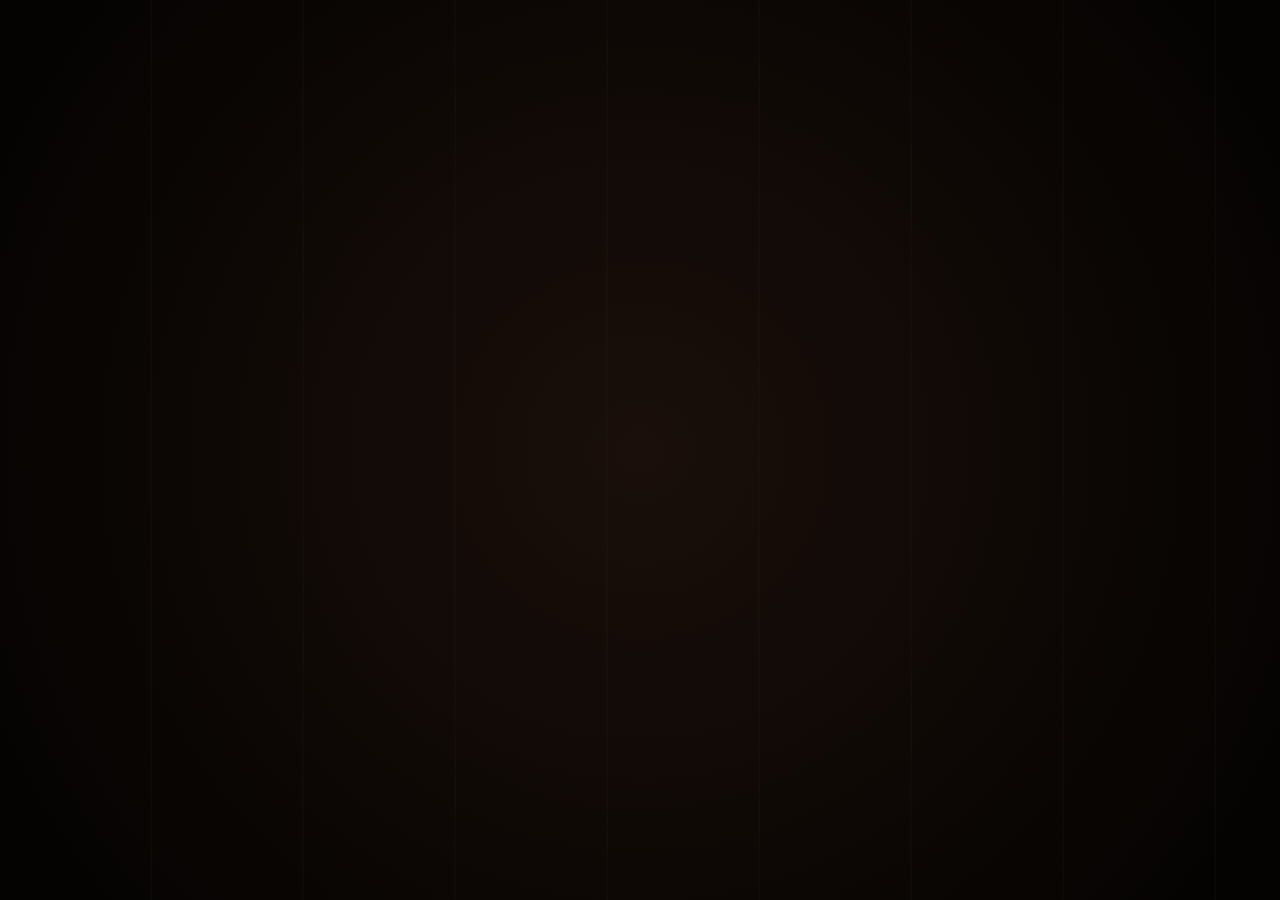
<file: index.html>
<!DOCTYPE html>
<html lang="en">
<head>
  <meta charset="UTF-8">
  <meta name="viewport" content="width=device-width, initial-scale=1.0">
  <meta http-equiv="refresh" content="0; url=html/index.html">
  <title>Arcane Library</title>
</head>
<body>
  <p>Entering the Arcane Library...</p>
  <a href="html/index.html">Click here if you are not redirected.</a>
</body>
</html>
</file>
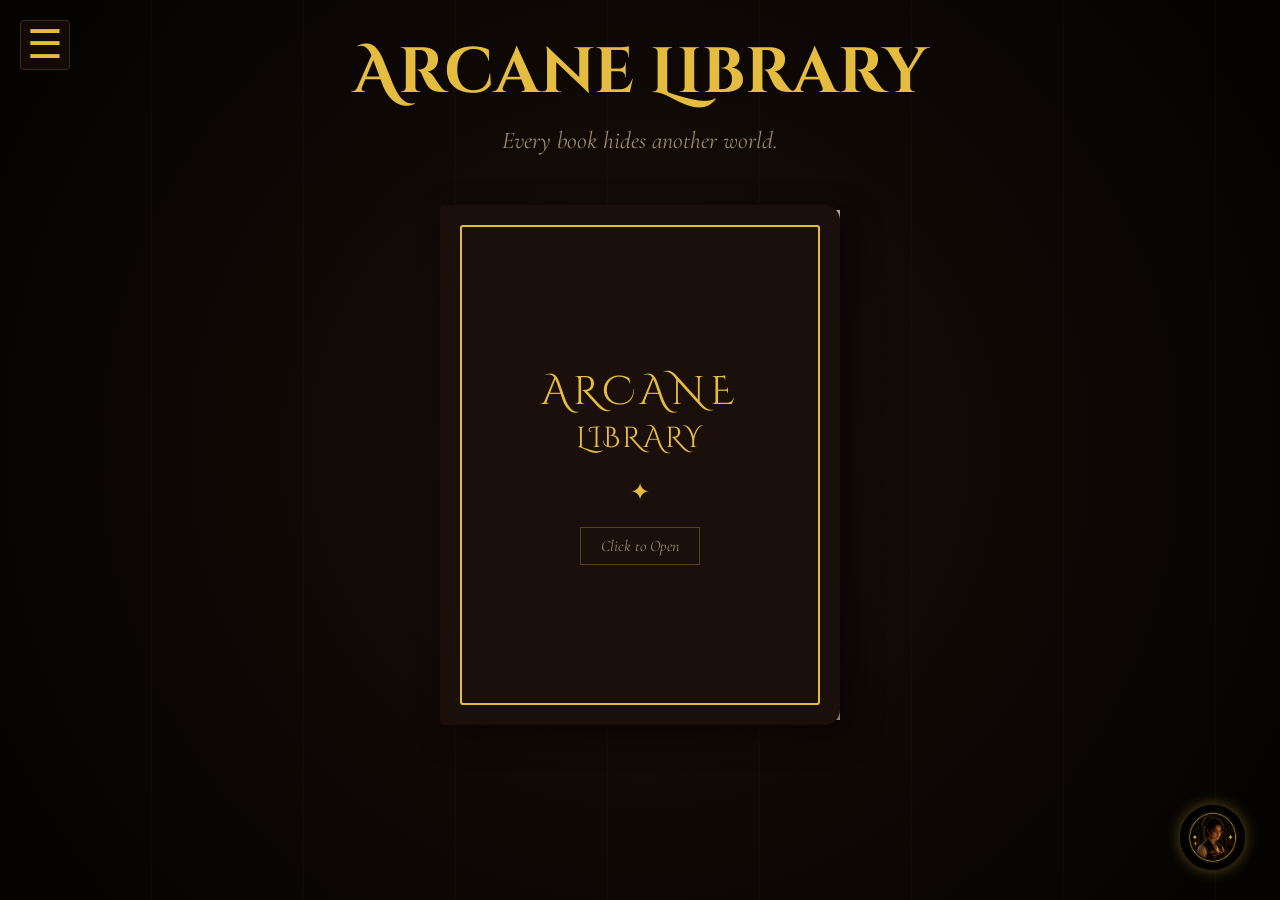
<file: html/index.html>
<!DOCTYPE html>
<html lang="en">

<head>
    <meta charset="UTF-8">
    <meta name="viewport" content="width=device-width, initial-scale=1.0">
    <link href="https://fonts.googleapis.com/css2?family=Cinzel+Decorative:wght@400;700&display=swap" rel="stylesheet">
    <link href="https://fonts.googleapis.com/css2?family=Cormorant+Garamond:wght@300;400;500;600;700&display=swap"
        rel="stylesheet">
    <link rel="stylesheet" href="../css/index.css">
    <title>Arcane Library</title>
</head>

<body>
    <a href="#side-menu" class="hamburger">&#9776;</a>
    <nav id="side-menu" class="navpanel">
        <ul class="navlist">
            <li><a href="index.html">Home</a></li>
            <li><a href="library.html">Browse Books</a></li>
            <li><a href="collections.html">Collections</a></li>
            <li><a href="authors.html">Authors</a></li>
            <li><a href="about.html">About</a></li>
            <li><a href="search.html">Search</a></li>
            <li class="close"><a href="index.html">Close</a></li>
        </ul>
    </nav>

    <main class="doors">
        <h1>Arcane Library</h1>
        <p>Every book hides another world.</p>
        <div class="book-portal">
            <input type="checkbox" id="book-control" class="book-checkbox">
            <div class="book-perspective">
                <div class="book-object">
                    <div class="book-pages">
                        <div class="pages-content">
                            <h2>Arcane Library</h2>
                            <p>"Every book hides another world."</p>
                            <a href="library.html" class="library-enter-btn">✦ Enter the Library ✦</a>
                        </div>
                    </div>
                    <label for="book-control" class="book-cover">
                        <div class="cover-front">
                            <div class="cover-border">
                                <div class="cover-title">
                                    <span class="title-top">ARCANE</span>
                                    <span class="title-bottom">LIBRARY</span>
                                </div>
                                <div class="cover-ornament">✦</div>
                                <div class="open-prompt">Click to Open</div>
                            </div>
                        </div>
                        <div class="cover-back"></div>
                    </label>

                </div>
            </div>
        </div>
        <div class="chat-character">
            <a href="#library-chat">
                <img src="../images/Librarian.png" alt="✦" class="chat-icon">
            </a>
        </div>
        <div id="library-chat" class="chat-box">
            <div class="chat-header">
                <img src="../images/Librarian.png" alt="✦" class="chat-icon">
                <span>The Librarian</span>
                <a href="index.html" class="chat-close">x</a>
            </div>
            <div class="chat-message">
                <p>Welcome, Reader!</p>
                <p>What would you like to explore?</p>
            </div>
            <div class="chat-options">
                <a href="library.html">Browse the Books</a>
                <a href="collections.html">Explore Categories</a>
                <a href="genres.html">View Genres</a>
                <a href="about.html">About the Library</a>
                <textarea name="textbox" id="textbox" placeholder="Ask a Question"></textarea>
            </div>
        </div>
    </main>
</body>

</html>
</file>
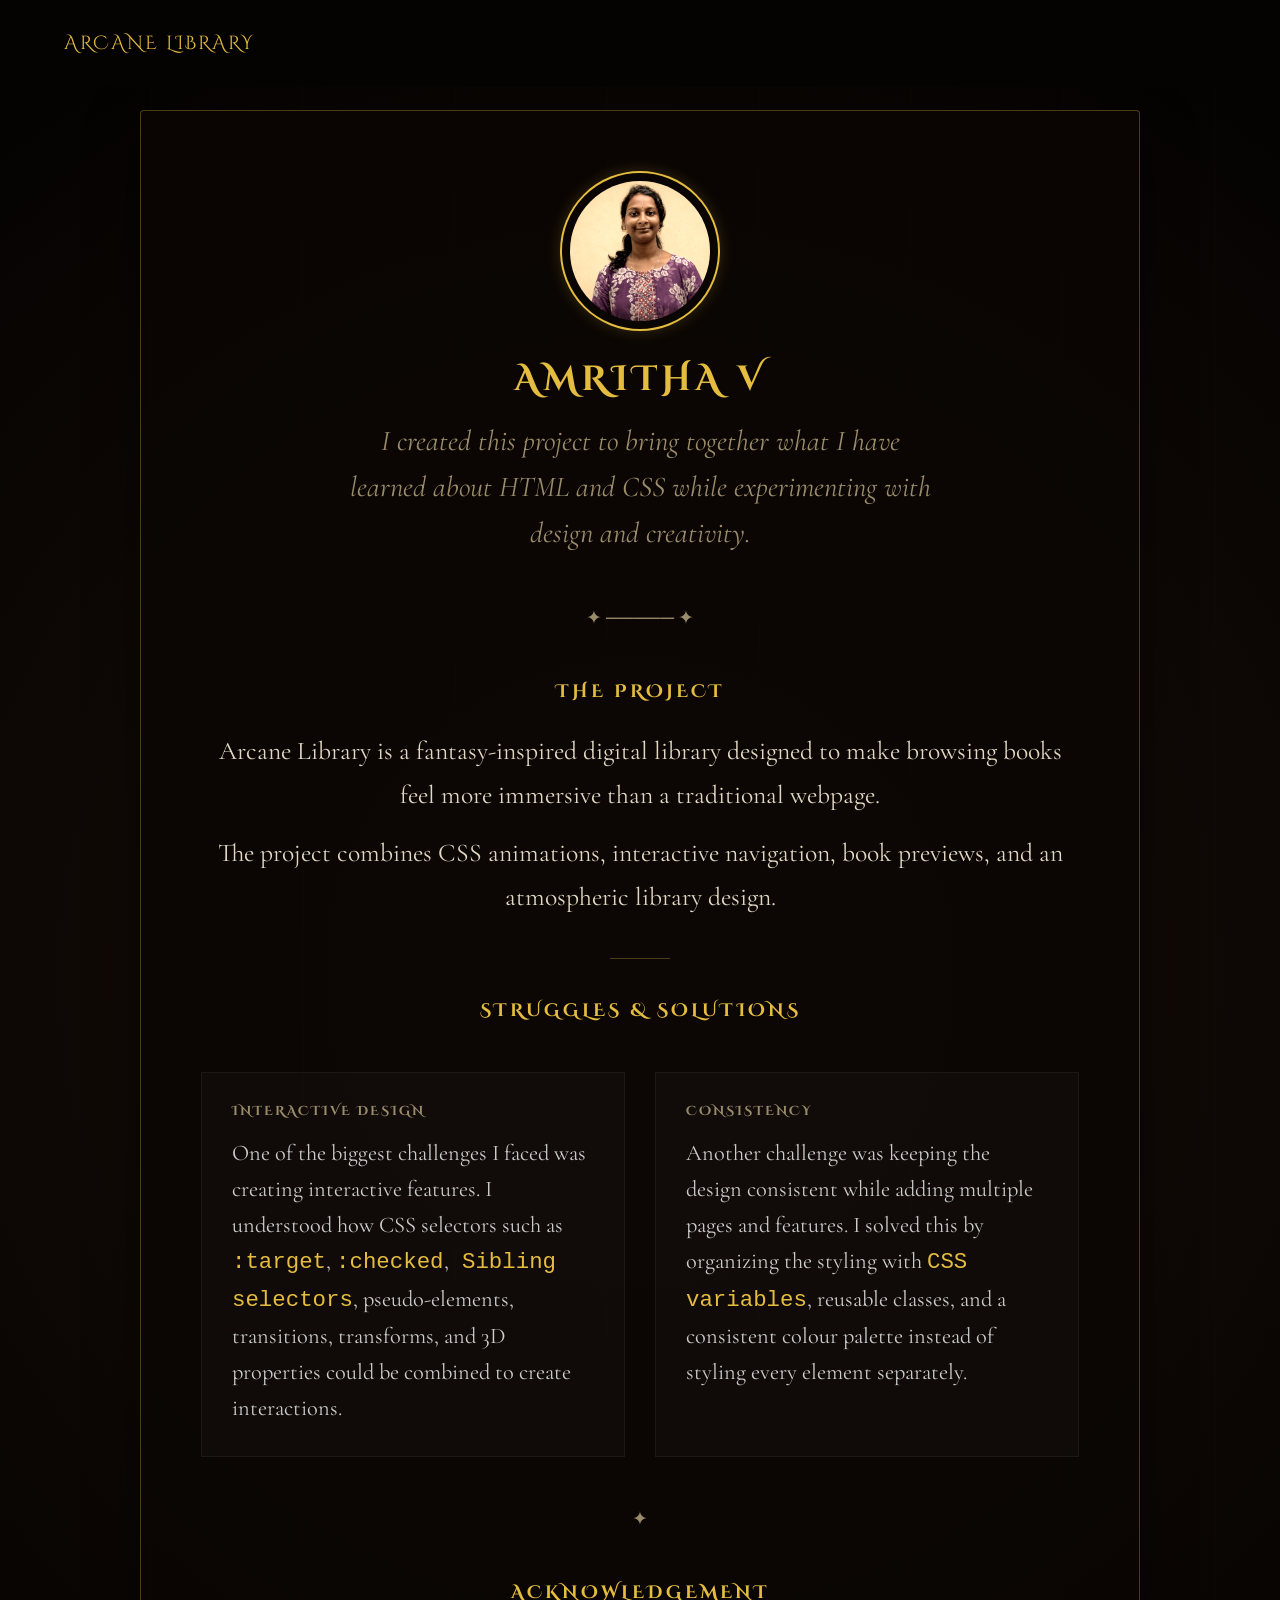
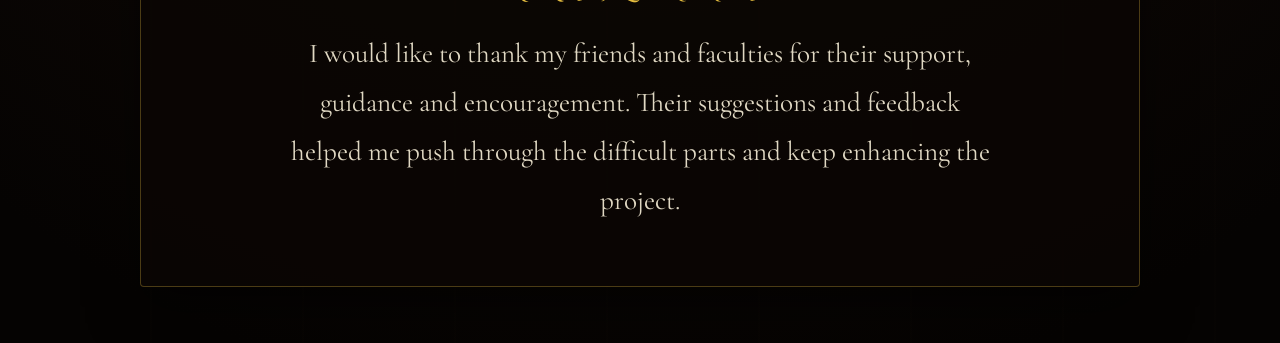
<file: Presentation.html>
<!DOCTYPE html>
<html lang="en">

<head>
    <meta charset="UTF-8">
    <meta name="viewport" content="width=device-width, initial-scale=1.0">
    <title>Arcane Library</title>
    <link href="https://fonts.googleapis.com/css2?family=Cinzel+Decorative:wght@400;700&display=swap" rel="stylesheet">
    <link
        href="https://fonts.googleapis.com/css2?family=Cormorant+Garamond:ital,wght@0,300;0,400;0,600;1,400&display=swap"
        rel="stylesheet">
    <link rel="stylesheet" href="presentation.css">
</head>

<body>
    <header class="nav-header">
        <div class="nav-content">
            <a href="html/index.html" class="logo-link">ARCANE LIBRARY</a>
        </div>
    </header>
    <main class="presentation-container">
        <div class="presentation-box">
            <section class="creator-profile">
                <div class="profile-frame">
                    <img src="images/Amritha.png" alt="Amritha V" class="profile-img">
                </div>
                <h1 class="name">AMRITHA V</h1>
                <p class="quote">
                    I created this project to bring together what I have learned about HTML and CSS
                    while experimenting with design and creativity.
                </p>
            </section>
            <div class="ornament">✦ ───── ✦</div>
            <section class="project-info">
                <h2 class="section-title">THE PROJECT</h2>
                <p>Arcane Library is a fantasy-inspired digital library designed to make browsing books feel more
                    immersive than a traditional webpage.</p>
                <p>The project combines CSS animations, interactive navigation, book previews, and an atmospheric
                    library design.</p>
            </section>
            <div class="divider"></div>
            <section class="challenges">
                <h2 class="section-title">STRUGGLES & SOLUTIONS</h2>
                <div class="challenge-grid">
                    <div class="challenge-card">
                        <h3>INTERACTIVE DESIGN</h3>
                        <p>One of the biggest challenges I faced was creating interactive features. I understood how CSS
                            selectors such as <span>:target</span>,
                            <span>:checked</span>,<span> Sibling selectors</span>, pseudo-elements, transitions,
                            transforms, and 3D properties could be combined to create interactions.</p>
                    </div>
                    <div class="challenge-card">
                        <h3>CONSISTENCY</h3>
                        <p>Another challenge was keeping the design consistent while adding multiple pages and features.
                            I solved this by organizing the styling with <span>CSS variables</span>, reusable classes,
                            and a consistent colour palette instead of styling every element separately.</p>
                    </div>
                </div>
            </section>
            <div class="ornament">✦</div>
            <section class="acknowledgement">
                <h2 class="section-title">ACKNOWLEDGEMENT</h2>
                <p>I would like to thank my friends and faculties for 
                    their support, guidance and encouragement. Their suggestions and feedback helped me push through the
                    difficult parts and keep enhancing the project.</p>
            </section>
        </div>
        </div>
    </main>
    <!-- <footer class="footer-simple">
        <p>© 2026 Arcane Library · Designed by Amritha V</p>
    </footer> -->
</body>

</html>
</file>
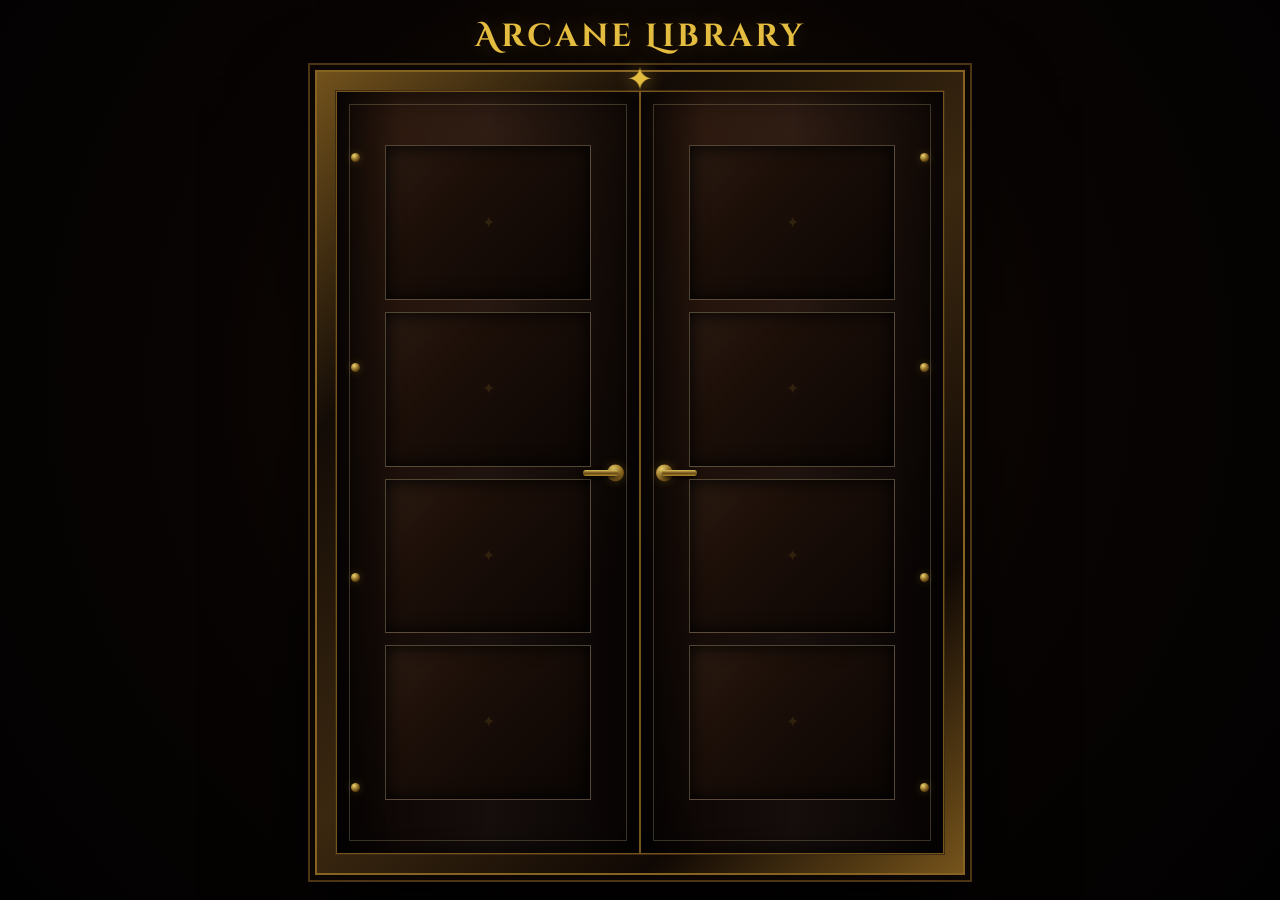
<file: presentationOpen.html>
<!DOCTYPE html>
<html lang="en">

<head>
    <meta charset="UTF-8">
    <meta name="viewport" content="width=device-width, initial-scale=1.0">
    <link href="https://fonts.googleapis.com/css2?family=Cinzel+Decorative:wght@400;700&display=swap" rel="stylesheet">
    <link href="https://fonts.googleapis.com/css2?family=Cormorant+Garamond:wght@300;400;500;600;700&display=swap"
        rel="stylesheet">
    <link rel="stylesheet" href="css/doors.css">
    <title>Arcane Library</title>
</head>

<body>
    <main class="doors">
        <h1>Arcane Library</h1> 
        <div class="door-frame" id="open-door">
            <div class="top-star">✦</div>
            <div class="door-inner">
                <div class="door-reveal">
                    <a href="Presentation.html" class="reveal"><span>Step Inside</span></a>
                </div>
                <div class="door left-door">
                    <div class="stud-column">
                        <div class="stud"></div>
                        <div class="stud"></div>
                        <div class="stud"></div>
                        <div class="stud"></div>
                    </div>
                    <div class="panel-container">
                        <div class="panel"></div>
                        <div class="panel"></div>
                        <div class="panel"></div>
                        <div class="panel"></div>
                    </div>
                    <div class="handle-container">
                        <div class="door-knob"></div>
                        <div class="handle-bar"></div>
                    </div>
                </div>
                <div class="door right-door">
                    <div class="handle-container">
                        <div class="door-knob"></div>
                        <div class="handle-bar"></div>
                    </div>
                    <div class="panel-container">
                        <div class="panel"></div>
                        <div class="panel"></div>
                        <div class="panel"></div>
                        <div class="panel"></div>
                    </div>
                    <div class="stud-column">
                        <div class="stud"></div>
                        <div class="stud"></div>
                        <div class="stud"></div>
                        <div class="stud"></div>
                    </div>
                </div>
            </div>
        </div>
    </main>
</body>

</html>
</file>
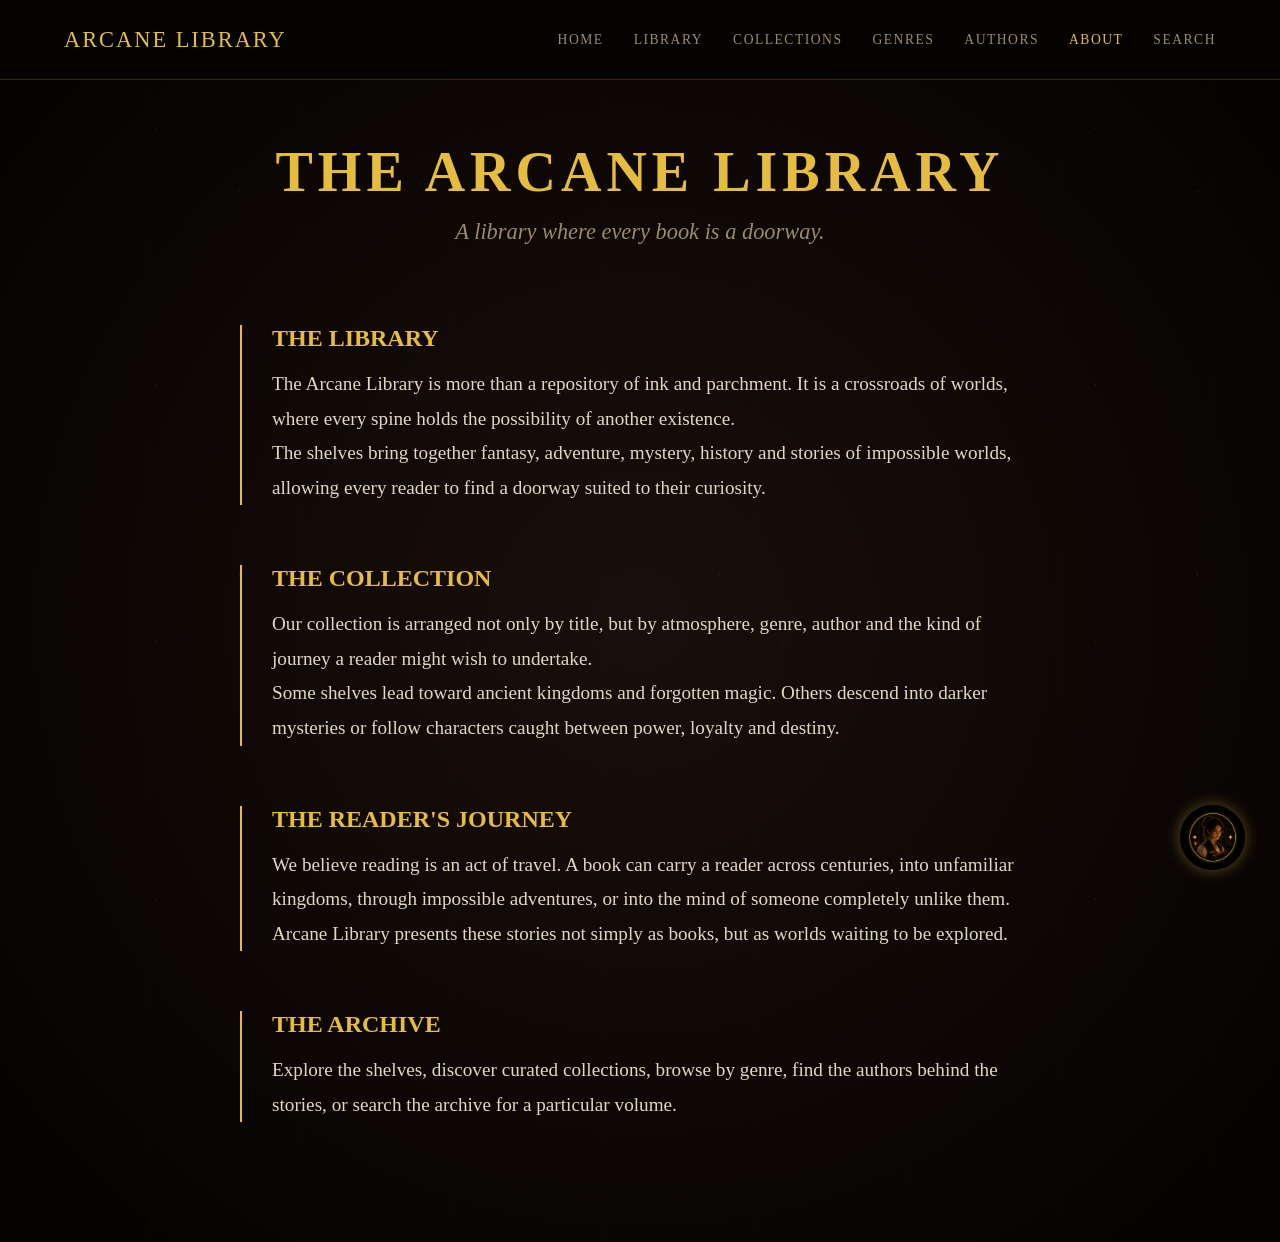
<file: html/about.html>
<!DOCTYPE html>
<html lang="en">
<head>
    <meta charset="UTF-8">
    <meta name="viewport" content="width=device-width, initial-scale=1.0">

    <link rel="stylesheet" href="../css/library.css">
    <link rel="stylesheet" href="../css/pages.css">
    <title>About - Arcane Library</title>
</head>
<body>
    <header class="library-nav">
        <div class="nav-logo">
            <a href="index.html">ARCANE LIBRARY</a>
        </div>
        <nav class="nav-center">
            <a href="index.html">HOME</a>
            <a href="library.html">LIBRARY</a>
            <a href="collections.html">COLLECTIONS</a>
            <a href="genres.html">GENRES</a>
            <a href="authors.html">AUTHORS</a>
            <a href="about.html" class="active">ABOUT</a>
            <a href="search.html">SEARCH</a>
        </nav>
    </header>
    <main class="page-main">
        <div class="page-intro">
            <h1 class="main-title">
                THE ARCANE LIBRARY
            </h1>
            <p class="main-subtitle">
                A library where every book is a doorway.
            </p>
        </div>
        <div class="about-content">
            <div class="about-section">
                <h2>THE LIBRARY</h2>
                <p>
                    The Arcane Library is more than a repository of ink
                    and parchment. It is a crossroads of worlds, where
                    every spine holds the possibility of another existence.
                </p>
                <p>
                    The shelves bring together fantasy, adventure,
                    mystery, history and stories of impossible worlds,
                    allowing every reader to find a doorway suited to
                    their curiosity.
                </p>
            </div>
            <div class="about-section">
                <h2>THE COLLECTION</h2>
                <p>
                    Our collection is arranged not only by title, but by
                    atmosphere, genre, author and the kind of journey a
                    reader might wish to undertake.
                </p>
                <p>
                    Some shelves lead toward ancient kingdoms and forgotten
                    magic. Others descend into darker mysteries or follow
                    characters caught between power, loyalty and destiny.
                </p>
            </div>
            <div class="about-section">
                <h2>THE READER'S JOURNEY</h2>
                <p>
                    We believe reading is an act of travel.
                    A book can carry a reader across centuries, into
                    unfamiliar kingdoms, through impossible adventures,
                    or into the mind of someone completely unlike them.
                </p>
                <p>
                    Arcane Library presents these stories not simply as
                    books, but as worlds waiting to be explored.
                </p>
            </div>
            <div class="about-section">
                <h2>THE ARCHIVE</h2>
                <p>
                    Explore the shelves, discover curated collections,
                    browse by genre, find the authors behind the stories,
                    or search the archive for a particular volume.
                </p>
            </div>
        </div>
         <div class="chat-character">
            <a href="#library-chat">
                <img src="../images/Librarian.png" alt="✦" class="chat-icon">
            </a>
        </div>
        <div id="library-chat" class="chat-box">
            <div class="chat-header">
                <img src="../images/Librarian.png" alt="✦" class="chat-icon">
                <span>The Librarian</span>
                <a href="about.html" class="chat-close">x</a>
            </div>
            <div class="chat-message">
                <p>Welcome, Reader!</p>
                <p>What would you like to explore?</p>
            </div>
            <div class="chat-options">
                <a href="library.html">Browse the Books</a>
                <a href="collections.html">Explore Categories</a>
                <a href="genres.html">View Genres</a>
                <a href="index.html">Back to Home</a>
                <textarea name="textbox" id="textbox" placeholder="Ask a Question"></textarea>
            </div>
        </div>
    </main>
</body>
</html>
</file>
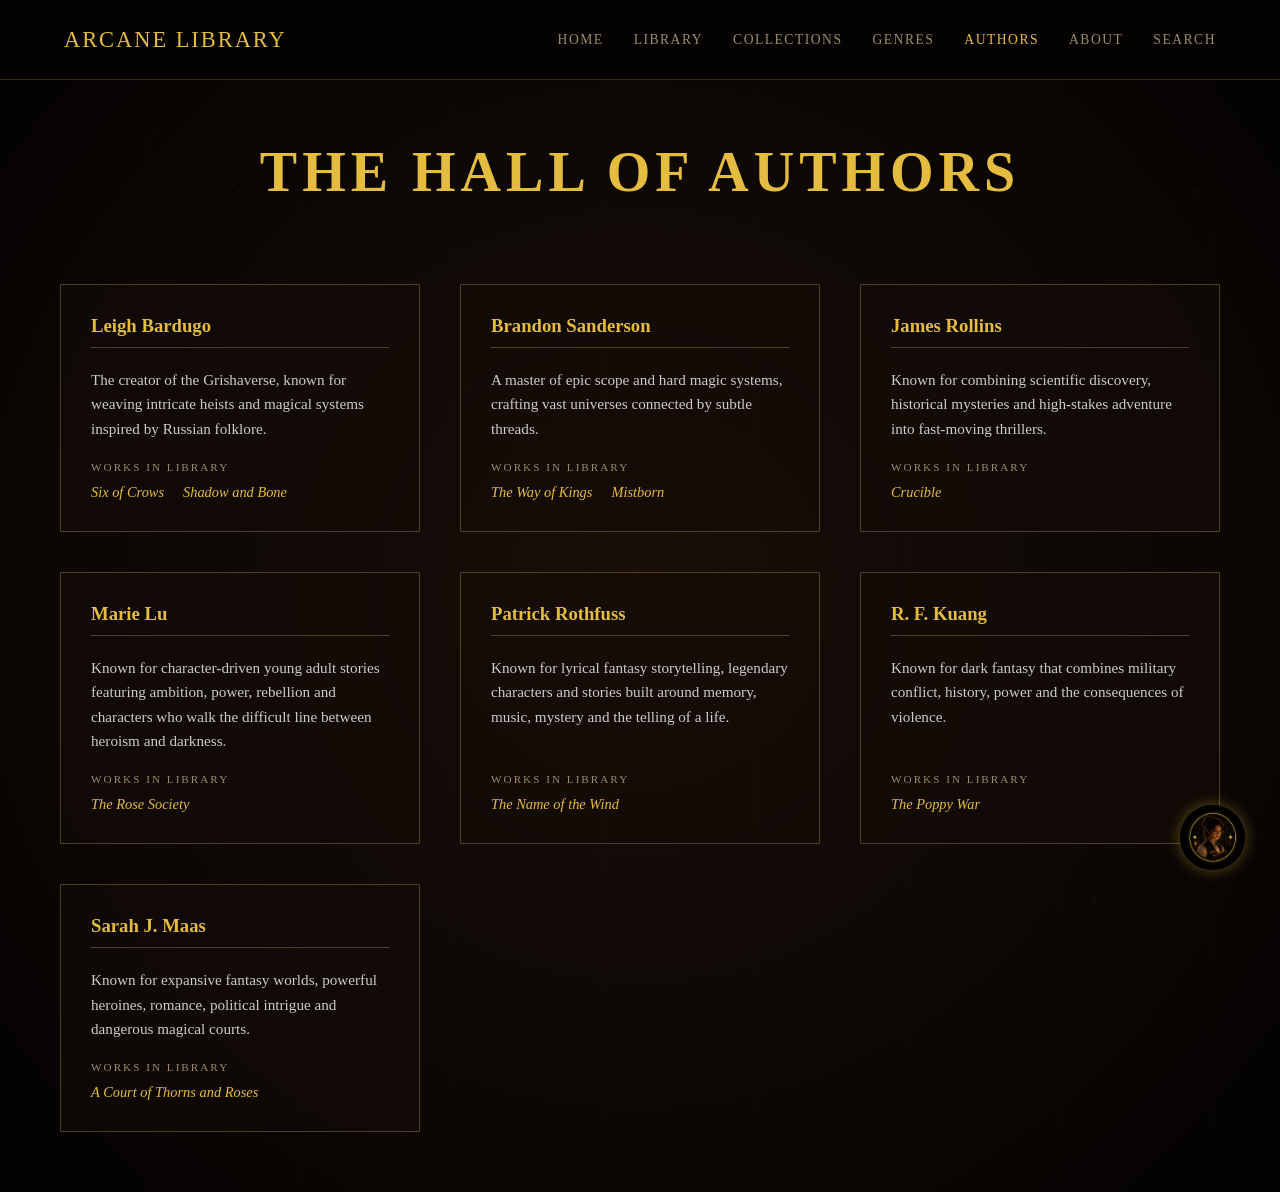
<file: html/authors.html>
<!DOCTYPE html>
<html lang="en">

<head>
    <meta charset="UTF-8">
    <meta name="viewport" content="width=device-width, initial-scale=1.0">
    <link rel="stylesheet" href="../css/library.css">
    <link rel="stylesheet" href="../css/pages.css">
    <title>Authors - Arcane Library</title>
</head>

<body>
    <header class="library-nav">
        <div class="nav-logo"><a href="index.html">ARCANE LIBRARY</a></div>
        <nav class="nav-center">
            <a href="index.html">HOME</a>
            <a href="library.html">LIBRARY</a>
            <a href="collections.html">COLLECTIONS</a>
            <a href="genres.html">GENRES</a>
            <a href="authors.html" class="active">AUTHORS</a>
            <a href="about.html">ABOUT</a>
            <a href="search.html">SEARCH</a>
        </nav>
    </header>

    <main class="page-main">
        <div class="page-intro">
            <h1 class="main-title">THE HALL OF AUTHORS</h1>
        </div>

        <div class="author-grid">
            <div class="author-card">
                <h3>Leigh Bardugo</h3>
                <p class="author-bio">The creator of the Grishaverse, known for weaving intricate heists and magical
                    systems inspired by Russian folklore.</p>
                <div class="author-books">
                    <span>WORKS IN LIBRARY</span>
                    <a href="preview.html#six-crows">Six of Crows</a>
                    <a href="preview.html#shadow-bone">Shadow and Bone</a>
                </div>
            </div>

            <div class="author-card">
                <h3>Brandon Sanderson</h3>
                <p class="author-bio">A master of epic scope and hard magic systems, crafting vast universes connected
                    by subtle threads.</p>
                <div class="author-books">
                    <span>WORKS IN LIBRARY</span>
                    <a href="preview.html#way-kings">The Way of Kings</a>
                    <a href="preview.html#mistborn">Mistborn</a>
                </div>
            </div>
            <div class="author-card">
                <h3>James Rollins</h3>
                <p class="author-bio">
                    Known for combining scientific discovery, historical
                    mysteries and high-stakes adventure into fast-moving
                    thrillers.
                </p>
                <div class="author-books">
                    <span>WORKS IN LIBRARY</span>
                    <a href="preview.html#crucible">
                        Crucible
                    </a>
                </div>
            </div>
            <div class="author-card">
                <h3>Marie Lu</h3>
                <p class="author-bio">
                    Known for character-driven young adult stories featuring
                    ambition, power, rebellion and characters who walk the
                    difficult line between heroism and darkness.
                </p>
                <div class="author-books">
                    <span>WORKS IN LIBRARY</span>
                    <a href="preview.html#rose-society">
                        The Rose Society
                    </a>
                </div>
            </div>
            <div class="author-card">
                <h3>Patrick Rothfuss</h3>
                <p class="author-bio">
                    Known for lyrical fantasy storytelling, legendary
                    characters and stories built around memory, music,
                    mystery and the telling of a life.
                </p>
                <div class="author-books">
                    <span>WORKS IN LIBRARY</span>
                    <a href="preview.html#name-wind">
                        The Name of the Wind
                    </a>
                </div>
            </div>
            <div class="author-card">
                <h3>R. F. Kuang</h3>
                <p class="author-bio">
                    Known for dark fantasy that combines military conflict,
                    history, power and the consequences of violence.
                </p>
                <div class="author-books">
                    <span>WORKS IN LIBRARY</span>
                    <a href="preview.html#poppy-war">
                        The Poppy War
                    </a>
                </div>
            </div>
            <div class="author-card">
                <h3>Sarah J. Maas</h3>
                <p class="author-bio">
                    Known for expansive fantasy worlds, powerful heroines,
                    romance, political intrigue and dangerous magical courts.
                </p>
                <div class="author-books">
                    <span>WORKS IN LIBRARY</span>
                    <a href="preview.html#acotar">
                        A Court of Thorns and Roses
                    </a>
                </div>
            </div>
        </div>
         <div class="chat-character">
            <a href="#library-chat">
                <img src="../images/Librarian.png" alt="✦" class="chat-icon">
            </a>
        </div>
        <div id="library-chat" class="chat-box">
            <div class="chat-header">
                <img src="../images/Librarian.png" alt="✦" class="chat-icon">
                <span>The Librarian</span>
                <a href="authors.html" class="chat-close">x</a>
            </div>
            <div class="chat-message">
                <p>Welcome, Reader!</p>
                <p>What would you like to explore?</p>
            </div>
            <div class="chat-options">
                <a href="library.html">Browse the Books</a>
                <a href="collections.html">Explore Categories</a>
                <a href="genres.html">View Genres</a>
                <a href="about.html">About the Library</a>
                <textarea name="textbox" id="textbox" placeholder="Ask a Question"></textarea>
            </div>
        </div>
    </main>
</body>
</html>
</file>
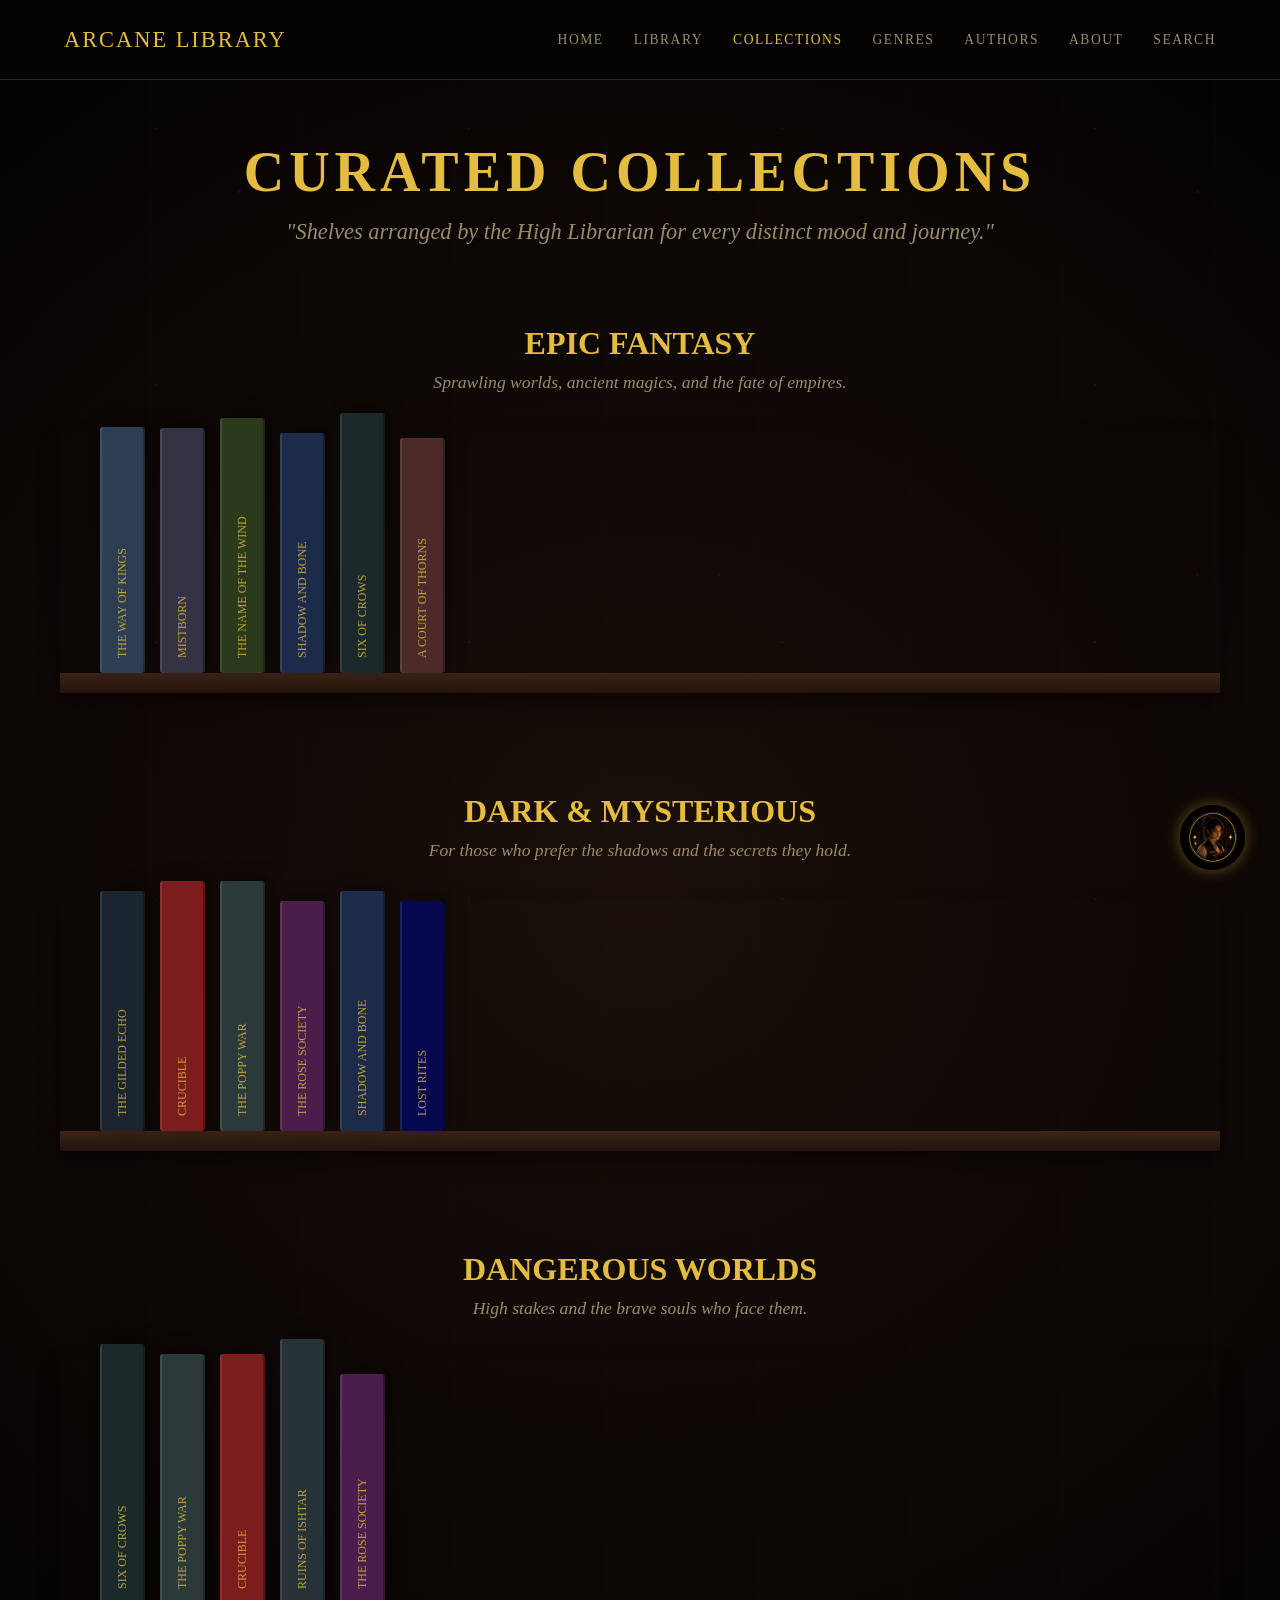
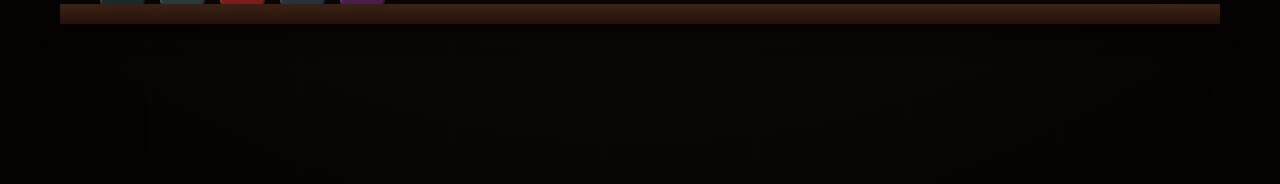
<file: html/collections.html>
<!DOCTYPE html>
<html lang="en">
<head>
    <meta charset="UTF-8">
    <meta name="viewport" content="width=device-width, initial-scale=1.0">
    <link rel="stylesheet" href="../css/library.css">
    <link rel="stylesheet" href="../css/pages.css">
    <title>Collections - Arcane Library</title>
</head>
<body class="collections-page">
    <header class="library-nav">
        <div class="nav-logo"><a href="index.html">ARCANE LIBRARY</a></div>
        <nav class="nav-center">
            <a href="index.html">HOME</a>
            <a href="library.html">LIBRARY</a>
            <a href="collections.html" class="active">COLLECTIONS</a>
            <a href="genres.html">GENRES</a>
            <a href="authors.html">AUTHORS</a>
            <a href="about.html">ABOUT</a>
            <a href="search.html">SEARCH</a>
        </nav>
    </header>

    <main class="page-main">
        <div class="page-intro">
            <h1 class="main-title">CURATED COLLECTIONS</h1>
            <p class="main-subtitle">"Shelves arranged by the High Librarian for every distinct mood and journey."</p>
        </div>
        <section class="collection-group">
            <div class="collection-info">
                <h2>EPIC FANTASY</h2>
                <p>Sprawling worlds, ancient magics, and the fate of empires.</p>
            </div>
            <div class="wooden-shelf">
                <a href="preview.html#way-kings" class="book way-kings">
                    <div class="spine-text">The Way of Kings</div>
                    <div class="preview-panel">
                        <h3>The Way of Kings</h3>
                        <p class="preview-author">Brandon Sanderson</p>
                        <p class="preview-desc">An epic journey into the heart of Roshar.</p>
                        <div class="preview-meta">1007P • 25 HRS</div>
                        <span class="view-btn">View Book</span>
                    </div>
                </a>
                <a href="preview.html#mistborn" class="book mistborn">
                    <div class="spine-text">Mistborn</div>
                    <div class="preview-panel">
                        <h3>Mistborn</h3>
                        <p class="preview-author">Brandon Sanderson</p>
                        <p class="preview-desc">In a world where ash falls, a new power rises.</p>
                        <div class="preview-meta">541P • 12 HRS</div>
                        <span class="view-btn">View Book</span>
                    </div>
                </a>
                <a href="preview.html#name-wind" class="book name-wind">
                    <div class="spine-text">The Name of the Wind</div>
                    <div class="preview-panel">
                        <h3>The Name of the Wind</h3>
                        <p class="preview-author">Patrick Rothfuss</p>
                        <p class="preview-desc">The tale of Kvothe: magician, thief, and hero.</p>
                        <div class="preview-meta">662P • 15 HRS</div>
                        <span class="view-btn">View Book</span>
                    </div>
                </a>
                <a href="preview.html#shadow-bone" class="book shadow-bone"><div class="spine-text">Shadow and Bone</div></a>
                <a href="preview.html#six-crows" class="book six-crows"><div class="spine-text">Six of Crows</div></a>
                <a href="preview.html#court-thorns" class="book court-thorns"><div class="spine-text">A Court of Thorns</div></a>
            </div>
        </section>
        <section class="collection-group">
            <div class="collection-info">
                <h2>DARK & MYSTERIOUS</h2>
                <p>For those who prefer the shadows and the secrets they hold.</p>
            </div>
            <div class="wooden-shelf">
                <div class="book filler-book filler-c"><div class="spine-text">The Gilded Echo</div></div>
                <a href="preview.html#crucible" class="book crucible"><div class="spine-text">Crucible</div></a>
                <a href="preview.html#poppy-war" class="book poppy-war"><div class="spine-text">The Poppy War</div></a>
                <a href="preview.html#rose-society" class="book rose-society"><div class="spine-text">The Rose Society</div></a>
                <a href="preview.html#shadow-bone" class="book shadow-bone"><div class="spine-text">Shadow and Bone</div></a>
                <div class="book filler-book filler-a"><div class="spine-text">Lost Rites</div></div>
            </div>
        </section>
        <section class="collection-group">
            <div class="collection-info">
                <h2>DANGEROUS WORLDS</h2>
                <p>High stakes and the brave souls who face them.</p>
            </div>
            <div class="wooden-shelf">
                <a href="preview.html#six-crows" class="book six-crows"><div class="spine-text">Six of Crows</div></a>
                <a href="preview.html#poppy-war" class="book poppy-war"><div class="spine-text">The Poppy War</div></a>
                <a href="preview.html#crucible" class="book crucible"><div class="spine-text">Crucible</div></a>
                <div class="book filler-book filler-g"><div class="spine-text">Ruins of Ishtar</div></div>
                <a href="preview.html#rose-society" class="book rose-society"><div class="spine-text">The Rose Society</div></a>
            </div>
        </section>
         <div class="chat-character">
            <a href="#library-chat">
                <img src="../images/Librarian.png" alt="✦" class="chat-icon">
            </a>
        </div>
        <div id="library-chat" class="chat-box">
            <div class="chat-header">
                <img src="../images/Librarian.png" alt="✦" class="chat-icon">
                <span>The Librarian</span>
                <a href="collections.html" class="chat-close">x</a>
            </div>
            <div class="chat-message">
                <p>Welcome, Reader!</p>
                <p>What would you like to explore?</p>
            </div>
            <div class="chat-options">
                <a href="library.html">Browse the Books</a>
                <a href="authors.html">About Authors</a>
                <a href="genres.html">View Genres</a>
                <a href="about.html">About the Library</a>
                <textarea name="textbox" id="textbox" placeholder="Ask a Question"></textarea>
            </div>
        </div>
    </main>
</body>
</html>
</file>
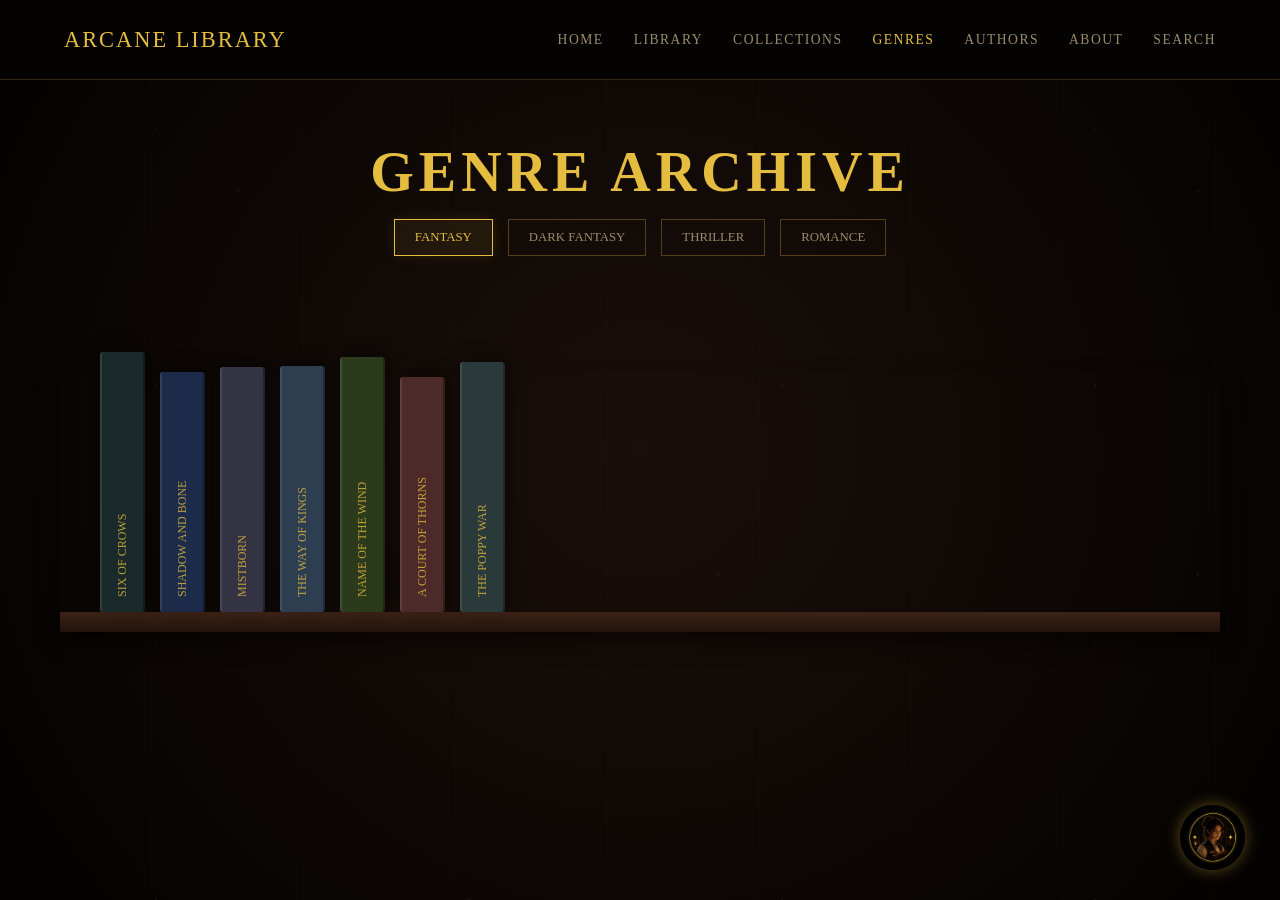
<file: html/genres.html>
<!DOCTYPE html>
<html lang="en">
<head>
    <meta charset="UTF-8">
    <meta name="viewport" content="width=device-width, initial-scale=1.0">
    <link rel="stylesheet" href="../css/library.css">
    <link rel="stylesheet" href="../css/pages.css">
    <title>Genres - Arcane Library</title>
</head>
<body>
    <header class="library-nav">
        <div class="nav-logo"><a href="index.html">ARCANE LIBRARY</a></div>
        <nav class="nav-center">
            <a href="index.html">HOME</a>
            <a href="library.html">LIBRARY</a>
            <a href="collections.html">COLLECTIONS</a>
            <a href="genres.html" class="active">GENRES</a>
            <a href="authors.html">AUTHORS</a>
            <a href="about.html">ABOUT</a>
            <a href="search.html">SEARCH</a>
        </nav>
    </header>

    <main class="page-main">
        <div class="page-intro">
            <h1 class="main-title">GENRE ARCHIVE</h1>
            <nav class="genre-nav">
                <a href="#fantasy" class="genre-link">FANTASY</a>
                <a href="#dark-fantasy" class="genre-link">DARK FANTASY</a>
                <a href="#thriller" class="genre-link">THRILLER</a>
                <a href="#romance" class="genre-link">ROMANCE</a>
            </nav>
        </div>

        <section id="fantasy" class="genre-section">
            <div class="wooden-shelf">
                <a href="preview.html#six-crows" class="book six-crows">
                    <div class="spine-text">Six of Crows</div>
                    <div class="preview-panel">
                        <h3>Six of Crows</h3>
                        <p class="preview-author">Leigh Bardugo</p>
                        <p class="preview-desc">Criminal prodigy Kaz Brekker heist.</p>
                        <div class="preview-meta">465P • 10 HRS</div>
                        <span class="view-btn">View Book</span>
                    </div>
                </a>
                <a href="preview.html#shadow-bone" class="book shadow-bone">
                    <div class="spine-text">Shadow and Bone</div>
                    <div class="preview-panel">
                        <h3>Shadow and Bone</h3>
                        <p class="preview-author">Leigh Bardugo</p>
                        <p class="preview-desc">Enter the Grishaverse. Soldier. Summoner. Saint.</p>
                        <div class="preview-meta">358P • 8 HRS</div>
                        <span class="view-btn">View Book</span>
                    </div>
                </a>
                <a href="preview.html#mistborn" class="book mistborn">
                    <div class="spine-text">Mistborn</div>
                    <div class="preview-panel">
                        <h3>Mistborn</h3>
                        <p class="preview-author">Brandon Sanderson</p>
                        <p class="preview-desc">In a world where ash falls, a new power rises.</p>
                        <div class="preview-meta">541P • 12 HRS</div>
                        <span class="view-btn">View Book</span>
                    </div>
                </a>
                <a href="preview.html#way-kings" class="book way-kings">
                    <div class="spine-text">The Way of Kings</div>
                    <div class="preview-panel">
                        <h3>The Way of Kings</h3>
                        <p class="preview-author">Brandon Sanderson</p>
                        <p class="preview-desc">An epic journey into the heart of Roshar.</p>
                        <div class="preview-meta">1007P • 25 HRS</div>
                        <span class="view-btn">View Book</span>
                    </div>
                </a>
                <a href="preview.html#name-wind" class="book name-wind"><div class="spine-text">Name of the Wind</div></a>
                <a href="preview.html#court-thorns" class="book court-thorns"><div class="spine-text">A Court of Thorns</div></a>
                <a href="preview.html#poppy-war" class="book poppy-war"><div class="spine-text">The Poppy War</div></a>
            </div>
        </section>

        <section id="dark-fantasy" class="genre-section">
            <div class="wooden-shelf">
                <a href="preview.html#poppy-war" class="book poppy-war"><div class="spine-text">The Poppy War</div></a>
                <a href="preview.html#rose-society" class="book rose-society"><div class="spine-text">The Rose Society</div></a>
                <a href="preview.html#shadow-bone" class="book shadow-bone"><div class="spine-text">Shadow and Bone</div></a>
                <div class="book filler-book filler-h"><div class="spine-text">Scribe's Oath</div></div>
                <div class="book filler-book filler-a"><div class="spine-text">The Alchemist</div></div>
                <div class="book filler-book filler-b"><div class="spine-text">The Hollow Crown</div></div>
                <div class="book filler-book filler-d"><div class="spine-text">Whispers of the Moon</div></div>
                <div class="book filler-book filler-e"><div class="spine-text">A House of Embers</div></div>
            </div>
        </section>

        <section id="thriller" class="genre-section">
            <div class="wooden-shelf">
                <a href="preview.html#crucible" class="book crucible"><div class="spine-text">Crucible</div></a>
                <div class="book filler-book filler-f"><div class="spine-text">The Silent Codex</div></div>
                <div class="book filler-book filler-a"><div class="spine-text">The Alchemist</div></div>
                <div class="book filler-book filler-b"><div class="spine-text">The Hollow Crown</div></div>
                <div class="book filler-book filler-d"><div class="spine-text">Whispers of the Moon</div></div>
                <div class="book filler-book filler-e"><div class="spine-text">A House of Embers</div></div>
            </div>
        </section>

        <section id="romance" class="genre-section">
            <div class="wooden-shelf">
                <a href="preview.html#rose-society" class="book rose-society"><div class="spine-text">The Rose Society</div></a>
                <a href="preview.html#court-thorns" class="book court-thorns"><div class="spine-text">A Court of Thorns</div></a>
                <div class="book filler-book filler-a"><div class="spine-text">The Alchemist</div></div>
                <div class="book filler-book filler-b"><div class="spine-text">The Hollow Crown</div></div>
                <div class="book filler-book filler-d"><div class="spine-text">Whispers of the Moon</div></div>
                <div class="book filler-book filler-e"><div class="spine-text">A House of Embers</div></div>
            </div>
        </section>
         <div class="chat-character">
            <a href="#library-chat">
                <img src="../images/Librarian.png" alt="✦" class="chat-icon">
            </a>
        </div>
        <div id="library-chat" class="chat-box">
            <div class="chat-header">
                <img src="../images/Librarian.png" alt="✦" class="chat-icon">
                <span>The Librarian</span>
                <a href="genres.html" class="chat-close">x</a>
            </div>
            <div class="chat-message">
                <p>Welcome, Reader!</p>
                <p>What would you like to explore?</p>
            </div>
            <div class="chat-options">
                <a href="library.html">Browse the Books</a>
                <a href="collections.html">Explore Categories</a>
                <a href="authors.html">View Authors</a>
                <a href="about.html">About the Library</a>
                <textarea name="textbox" id="textbox" placeholder="Ask a Question"></textarea>
            </div>
        </div>
    </main>
</body>
</html>
</file>
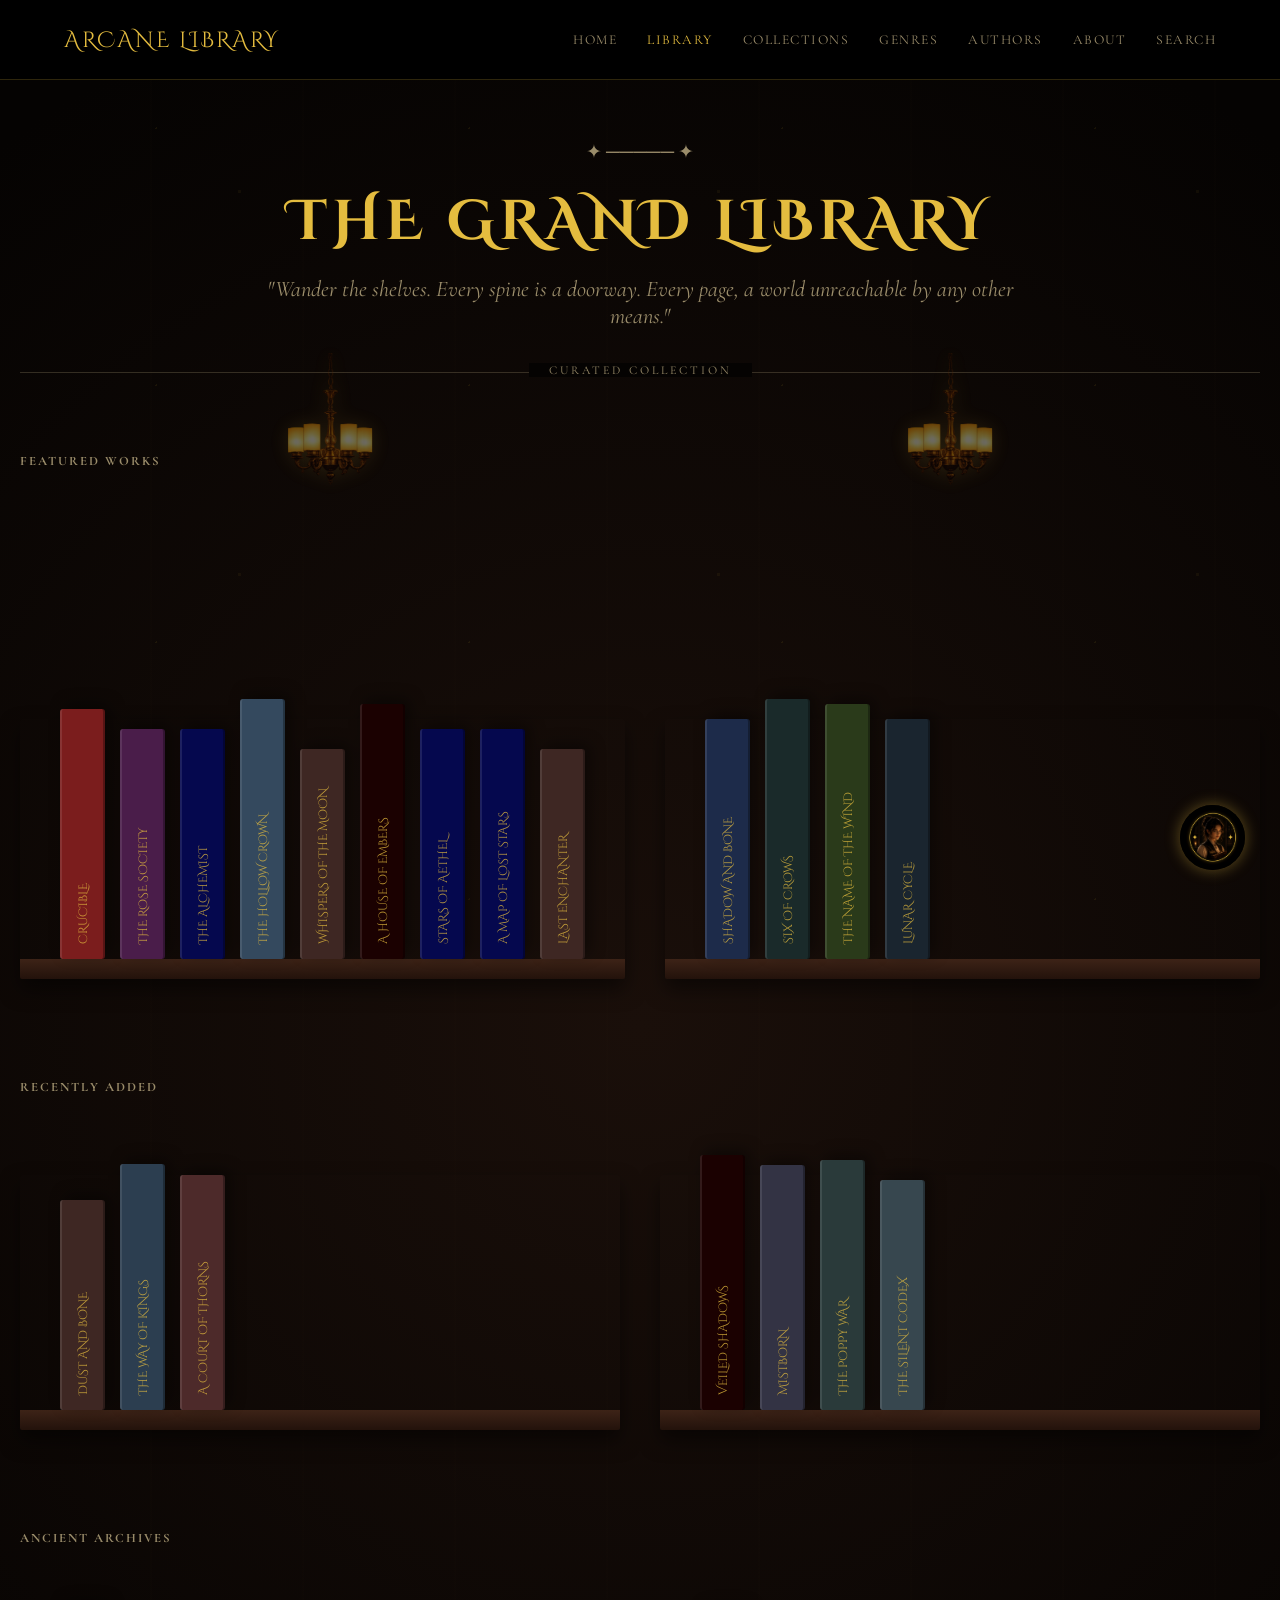
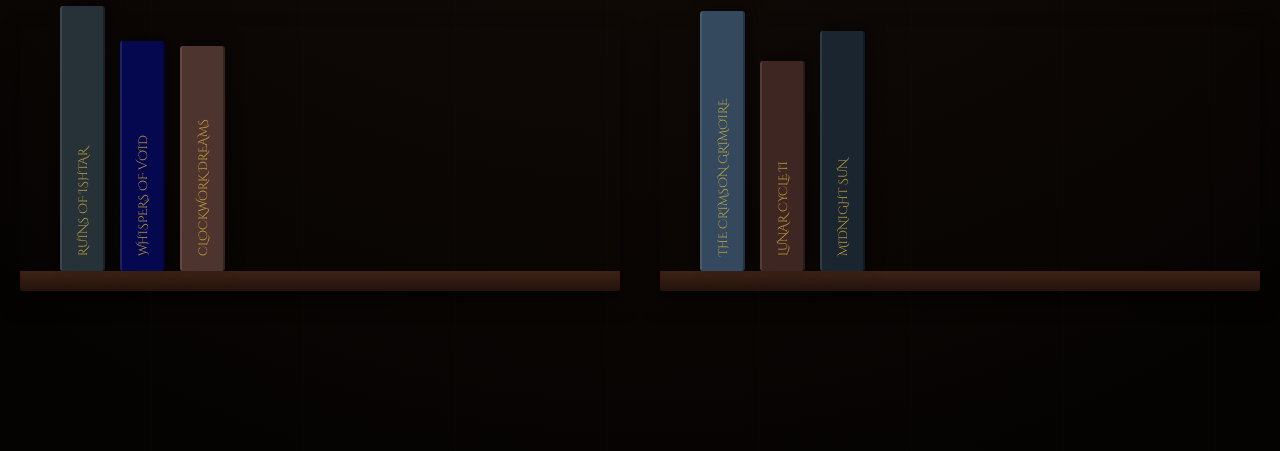
<file: html/library.html>
<!DOCTYPE html>
<html lang="en">

<head>
    <meta charset="UTF-8">
    <meta name="viewport" content="width=device-width, initial-scale=1.0">
    <link href="https://fonts.googleapis.com/css2?family=Cinzel+Decorative:wght@400;700&display=swap" rel="stylesheet">
    <link
        href="https://fonts.googleapis.com/css2?family=Cormorant+Garamond:ital,wght@0,300;0,400;0,600;1,400&display=swap"
        rel="stylesheet">
    <link rel="stylesheet" href="../css/library.css">
    <title>Arcane Library - The Grand Library</title>
</head>

<body>
    <header class="library-nav">
        <div class="nav-logo">
            <a href="index.html">ARCANE LIBRARY</a>
        </div>
        <nav class="nav-center">
            <a href="index.html">HOME</a>
            <a href="library.html" class="active">LIBRARY</a>
            <a href="collections.html">COLLECTIONS</a>
            <a href="genres.html">GENRES</a>
            <a href="authors.html">AUTHORS</a>
            <a href="about.html">ABOUT</a>
            <a href="search.html">SEARCH</a>
        </nav>
    </header>

   <main class="library-main">
    <section class="main">
        <div class="ornament">✦ ───── ✦</div>
        <h1 class="main-title">THE GRAND LIBRARY</h1>
        <p class="main-subtitle">"Wander the shelves. Every spine is a doorway. Every page, a world unreachable by any other means."</p>
        <div class="section-divider"><span>CURATED COLLECTION</span></div>
    </section>
    <section class="shelf-area">
        <h2 class="shelf-heading">FEATURED WORKS</h2>
        <div class="chandelier-container">
            <img src="../images/chandelier.png" alt="Chandelier" class="shelf-light">
            <img src="../images/chandelier.png" alt="Chandelier" class="shelf-light">
        </div>

        <div class="shelf-row first-row">
            <div class="wooden-shelf">
                <a href="preview.html#crucible" class="book crucible">
                    <div class="spine-text">Crucible</div>
                    <div class="preview-panel">
                        <h3>Crucible</h3>
                        <p class="preview-author">James Rollins</p>
                        <p class="preview-desc">A race across continents to stop an ancient power.</p>
                        <div class="preview-meta">480P • 9 HRS</div>
                        <span class="view-btn">View Book</span>
                    </div>
                </a>
                <a href="preview.html#rose-society" class="book rose-society">
                    <div class="spine-text">The Rose Society</div>
                    <div class="preview-panel">
                        <h3>The Rose Society</h3>
                        <p class="preview-author">Marie Lu</p>
                        <p class="preview-desc">Once upon a time, a girl wanted revenge.</p>
                        <div class="preview-meta">394P • 7 HRS</div>
                        <span class="view-btn">View Book</span>
                    </div>
                </a>
                <div class="book filler-book filler-a"><div class="spine-text">The Alchemist</div></div>
                <div class="book filler-book filler-b"><div class="spine-text">The Hollow Crown</div></div>
                <div class="book filler-book filler-d"><div class="spine-text">Whispers of the Moon</div></div>
                <div class="book filler-book filler-e"><div class="spine-text">A House of Embers</div></div>
                <div class="book filler-book filler-a"><div class="spine-text">Stars of Aethel</div></div>
                <div class="book filler-book filler-a"><div class="spine-text">A Map of Lost Stars</div></div>
                <div class="book filler-book filler-d"><div class="spine-text">LAST ENCHANTER</div></div>
            </div>
            <div class="wooden-shelf">
                <a href="preview.html#shadow-bone" class="book shadow-bone">
                    <div class="spine-text">Shadow and Bone</div>
                    <div class="preview-panel">
                        <h3>Shadow and Bone</h3>
                        <p class="preview-author">Leigh Bardugo</p>
                        <p class="preview-desc">Enter the Grishaverse. Soldier. Summoner. Saint.</p>
                        <div class="preview-meta">358P • 8 HRS</div>
                        <span class="view-btn">View Book</span>
                    </div>
                </a>
                <a href="preview.html#six-crows" class="book six-crows">
                    <div class="spine-text">Six of Crows</div>
                    <div class="preview-panel">
                        <h3>Six of Crows</h3>
                        <p class="preview-author">Leigh Bardugo</p>
                        <p class="preview-desc">Criminal prodigy Kaz Brekker heist.</p>
                        <div class="preview-meta">465P • 10 HRS</div>
                        <span class="view-btn">View Book</span>
                    </div>
                </a>
                <a href="preview.html#name-wind" class="book name-wind">
                    <div class="spine-text">The Name of the Wind</div>
                    <div class="preview-panel">
                        <h3>The Name of the Wind</h3>
                        <p class="preview-author">Patrick Rothfuss</p>
                        <p class="preview-desc">The tale of Kvothe: magician, thief, and hero.</p>
                        <div class="preview-meta">662P • 15 HRS</div>
                        <span class="view-btn">View Book</span>
                    </div>
                </a>
                <div class="book filler-book filler-c"><div class="spine-text">Lunar Cycle</div></div>
            </div>
        </div>
    </section>
    <section class="shelf-area">
        <h2 class="shelf-heading">RECENTLY ADDED</h2>
        <div class="shelf-row">
            <div class="wooden-shelf">
                <div class="book filler-book filler-d"><div class="spine-text">Dust and Bone</div></div>
                <a href="preview.html#way-kings" class="book way-kings">
                    <div class="spine-text">The Way of Kings</div>
                    <div class="preview-panel">
                        <h3>The Way of Kings</h3>
                        <p class="preview-author">Brandon Sanderson</p>
                        <p class="preview-desc">An epic journey into the heart of Roshar.</p>
                        <div class="preview-meta">1007P • 25 HRS</div>
                        <span class="view-btn">View Book</span>
                    </div>
                </a>
                <a href="preview.html#court-thorns" class="book court-thorns">
                    <div class="spine-text">A Court of Thorns</div>
                    <div class="preview-panel">
                        <h3>A Court of Thorns and Roses</h3>
                        <p class="preview-author">Sarah J. Maas</p>
                        <p class="preview-desc">A huntress becomes a captive in a faerie land.</p>
                        <div class="preview-meta">419P • 9 HRS</div>
                        <span class="view-btn">View Book</span>
                    </div>
                </a>
            </div>

            <div class="wooden-shelf">
                <div class="book filler-book filler-e"><div class="spine-text">Veiled Shadows</div></div>
                <a href="preview.html#mistborn" class="book mistborn">
                    <div class="spine-text">Mistborn</div>
                    <div class="preview-panel">
                        <h3>Mistborn</h3>
                        <p class="preview-author">Brandon Sanderson</p>
                        <p class="preview-desc">In a world where ash falls, a new power rises.</p>
                        <div class="preview-meta">541P • 12 HRS</div>
                        <span class="view-btn">View Book</span>
                    </div>
                </a>
                <a href="preview.html#poppy-war" class="book poppy-war">
                    <div class="spine-text">The Poppy War</div>
                    <div class="preview-panel">
                        <h3>The Poppy War</h3>
                        <p class="preview-author">R.F. Kuang</p>
                        <p class="preview-desc">A dark historical fantasy about shamans.</p>
                        <div class="preview-meta">531P • 11 HRS</div>
                        <span class="view-btn">View Book</span>
                    </div>
                </a>
                <div class="book filler-book filler-f"><div class="spine-text">The Silent Codex</div></div>
            </div>
        </div>
    </section>
    <section class="shelf-area">
        <h2 class="shelf-heading">ANCIENT ARCHIVES</h2>
        <div class="shelf-row">
            <div class="wooden-shelf">
                <div class="book filler-book filler-g"><div class="spine-text">Ruins of Ishtar</div></div>
                <div class="book filler-book filler-a"><div class="spine-text">Whispers of Void</div></div>
                <div class="book filler-book filler-h"><div class="spine-text">Clockwork Dreams</div></div>
            </div>
            <div class="wooden-shelf">
                <div class="book filler-book filler-b"><div class="spine-text">The Crimson Grimoire</div></div>
                <div class="book filler-book filler-d"><div class="spine-text">Lunar Cycle II</div></div>
                <div class="book filler-book filler-c"><div class="spine-text">Midnight Sun</div></div>
            </div>
        </div>
    </section>
     <div class="chat-character">
            <a href="#library-chat">
                <img src="../images/Librarian.png" alt="✦" class="chat-icon">
            </a>
        </div>
        <div id="library-chat" class="chat-box">
            <div class="chat-header">
                <img src="../images/Librarian.png" alt="✦" class="chat-icon">
                <span>The Librarian</span>
                <a href="library.html" class="chat-close">x</a>
            </div>
            <div class="chat-message">
                <p>Welcome, Reader!</p>
                <p>What would you like to explore?</p>
            </div>
            <div class="chat-options">
                <a href="index.html">Back to Home</a>
                <a href="collections.html">Explore Categories</a>
                <a href="genres.html">View Genres</a>
                <a href="about.html">About the Library</a>
                <textarea name="textbox" id="textbox" placeholder="Ask a Question"></textarea>
            </div>
        </div>
</main>
</body>

</html>
</file>
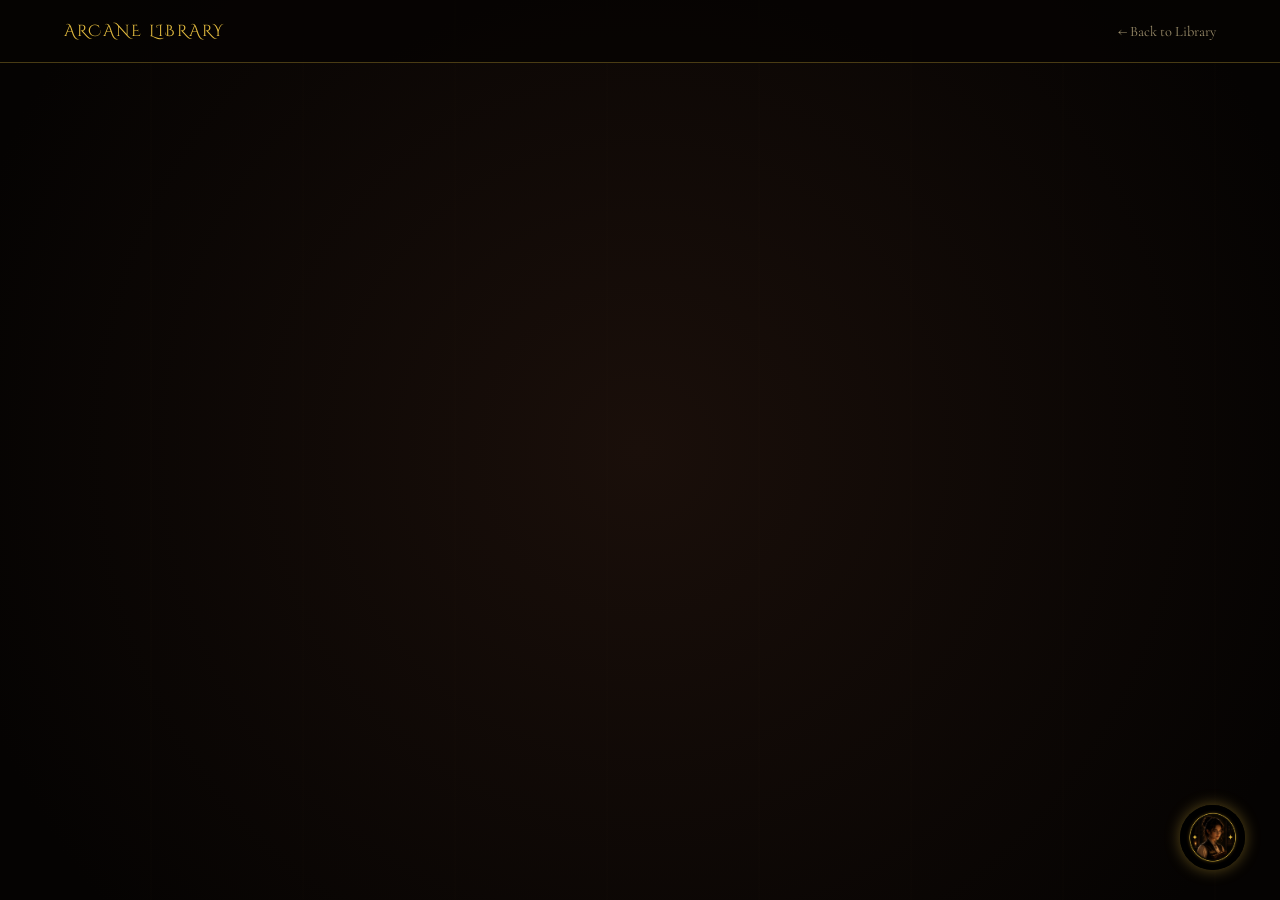
<file: html/preview.html>
<!DOCTYPE html>
<html lang="en">

<head>
    <meta charset="UTF-8">
    <meta name="viewport" content="width=device-width, initial-scale=1.0">
    <link href="https://fonts.googleapis.com/css2?family=Cinzel+Decorative:wght@400;700&display=swap" rel="stylesheet">
    <link
        href="https://fonts.googleapis.com/css2?family=Cormorant+Garamond:ital,wght@0,300;0,400;0,600;1,400&display=swap"
        rel="stylesheet">
    <link rel="stylesheet" href="../css/preview.css">
    <title>Book Preview - Arcane Library</title>
</head>

<body>
    <header class="preview-header">
        <div class="header-content">
            <a href="index.html" class="logo">ARCANE LIBRARY</a>
            <a href="library.html" class="back-link">← Back to Library</a>
        </div>
    </header>

    <main class="preview-container">
        <article id="crucible" class="book-detail">
            <div class="detail-layout">
                <section class="side-visual">
                    <div class="cover-frame">
                        <img src="../images/books/crucible.jpg" alt="Crucible by James Rollins">
                    </div>
                    <div class="action-buttons">
                        <a href="book.html#crucible" class="btn-gold">✦ READ PREVIEW</a>
                        <input type="checkbox" id="collection-crucible" class="collection-checkbox">
                        <label for="collection-crucible" class="btn-outline">+ ADD TO COLLECTION</label>
                    </div>
                </section>
                <section class="side-info">
                    <div class="rating-header"><span class="stars">★★★★☆</span> <span>4.3 / 5.0</span></div>
                    <h1 class="book-title">CRUCIBLE</h1>
                    <p class="author-name">by James Rollins</p>
                    <div class="info-grid">
                        <div class="info-card"><span>PAGES </span><strong>480</strong></div>
                        <div class="info-card"><span>READING TIME </span><strong>9 hrs</strong></div>
                        <div class="info-card"><span>PUBLISHED </span><strong>2019</strong></div>
                        <div class="info-card"><span>RATING </span><strong>4.3</strong></div>
                    </div>
                    <div class="metadata-tags">
                        <strong>IMPORTANT LOCATIONS</strong>
                        <div class="tags"><span>Lisbon</span> <span>Montserrat</span> <span>Prague</span> <span>Sigma
                                HQ</span></div>
                    </div>
                </section>
            </div>
            <input type="radio" name="tabs-cru" id="tab-story-cru" class="tab-input" checked>
            <label for="tab-story-cru" class="tab-label">STORY</label>

            <input type="radio" name="tabs-cru" id="tab-chars-cru" class="tab-input">
            <label for="tab-chars-cru" class="tab-label">CHARACTERS</label>

            <input type="radio" name="tabs-cru" id="tab-time-cru" class="tab-input">
            <label for="tab-time-cru" class="tab-label">TIMELINE</label>

            <input type="radio" name="tabs-cru" id="tab-quotes-cru" class="tab-input">
            <label for="tab-quotes-cru" class="tab-label">QUOTES</label>

            <input type="radio" name="tabs-cru" id="tab-arts-cru" class="tab-input">
            <label for="tab-arts-cru" class="tab-label">ARTIFACTS</label>

            <input type="radio" name="tabs-cru" id="tab-revs-cru" class="tab-input">
            <label for="tab-revs-cru" class="tab-label">REVIEWS</label>

            <div class="tab-nav"></div>

            <div class="tab-content content-story-cru">
                <div class="detail-section">
                    <p>When Sigma Force headquarters is attacked on Christmas Eve and a
                        colleague is kidnapped, Commander Gray Pierce must untangle a conspiracy centuries in the
                        making, one that threads through the Inquisition, the Knights Templar, and the birth of
                        artificial intelligence. At its heart lies a forbidden crucible that could reshape civilization
                        or end it.</p>
                </div>
            </div>

            <div class="tab-content content-chars-cru">
                <div class="card-grid">
                    <div class="character-card">
                        <div class="char-initial">G</div>
                        <div class="char-info">
                            <h4 class="char-name">GRAY PIERCE</h4>
                            <span class="char-role">COMMANDER</span>
                            <p class="char-desc">A brilliant tactical mind with a soldier's instincts and a scholar's
                                curiosity.</p>
                        </div>
                    </div>

                    <div class="character-card">
                        <div class="char-initial">S</div>
                        <div class="char-info">
                            <h4 class="char-name">SEICHAN</h4>
                            <span class="char-role">OPERATIVE</span>
                            <p class="char-desc">A highly skilled operative whose loyalties and alliances are constantly
                                tested.</p>
                        </div>
                    </div>

                    <div class="character-card">
                        <div class="char-initial">M</div>
                        <div class="char-info">
                            <h4 class="char-name">MARA SILVIERA</h4>
                            <span class="char-role">SCIENTIST</span>
                            <p class="char-desc">A brilliant scientist connected to the technological mystery at the
                                heart of the story.</p>
                        </div>
                    </div>
                </div>
            </div>

            <div class="tab-content content-time-cru">
                <div class="timeline-container">
                    <div class="timeline-event">
                        <span class="event-label">1307 AD</span>
                        <p class="event-desc">The Knights Templar are purged, and their secret knowledge disappears into
                            history.</p>
                    </div>
                    <div class="timeline-event">
                        <span class="event-label">1478 AD</span>
                        <p class="event-desc">The Spanish Inquisition becomes connected to the mystery surrounding
                            forbidden knowledge.</p>
                    </div>
                    <div class="timeline-event">
                        <span class="event-label">CHRISTMAS EVE</span>
                        <p class="event-desc">A mysterious woman arrives at Sigma headquarters, setting the modern
                            investigation in motion.</p>
                    </div>
                    <div class="timeline-event">
                        <span class="event-label">THE INVESTIGATION</span>
                        <p class="event-desc">Gray Pierce follows a trail linking ancient secrets with a dangerous
                            technological breakthrough.</p>
                    </div>
                </div>
            </div>

            <div class="tab-content content-quotes-cru">
                <div class="quote-grid">
                    <div class="quote-card">
                        <p>"Knowledge is the greatest treasure — and the most dangerous weapon ever forged."</p>
                    </div>
                    <div class="quote-card">
                        <p>"Some secrets were buried for good reason."</p>
                    </div>
                </div>
            </div>

            <div class="tab-content content-arts-cru">
                <div class="card-grid">
                    <div class="artifact-card"><span class="art-icon">⚔️</span>
                        <h4>THE CRUCIBLE STONE</h4>
                        <p>A mysterious artifact connected to the central scientific and historical mystery.</p>
                    </div>
                    <div class="artifact-card"><span class="art-icon">📜</span>
                        <h4>TEMPLAR CODEX</h4>
                        <p>An ancient source of forbidden knowledge.</p>
                    </div>
                    <div class="artifact-card"><span class="art-icon">🔑</span>
                        <h4>THE BRAZEN HEAD</h4>
                        <p>A legendary object connected to hidden knowledge.</p>
                    </div>
                    <div class="artifact-card"><span class="art-icon">💎</span>
                        <h4>FORBIDDEN GRIMOIRE</h4>
                        <p>A symbol of the dangerous knowledge being pursued.</p>
                    </div>
                </div>
            </div>

            <div class="tab-content content-revs-cru">
                <div class="card-grid">
                    <div class="review-card"><span class="stars">★★★★★</span>
                        <p>"An absolutely riveting experience. I barely slept until I finished it."</p><span>— MIREILLE
                            V.</span>
                    </div>
                    <div class="review-card"><span class="stars">★★★★★</span>
                        <p>"The world-building is extraordinary. Every page reveals something new."</p><span>—
                            ALEKSANDER D.</span>
                    </div>
                    <div class="review-card"><span class="stars">★★★★☆</span>
                        <p>"I found myself holding my breath during the final chapters."</p><span>— ISADORA M.</span>
                    </div>
                </div>
            </div>

            <nav class="book-nav">
                <a href="#way-kings" class="nav-prev">← Previous</a>
                <a href="#rose-society" class="nav-next">Next Tome →</a>
            </nav>
        </article>
        <article id="rose-society" class="book-detail">
            <div class="detail-layout">
                <section class="side-visual">
                    <div class="cover-frame">
                        <img src="../images/books/rose-society.jpeg" alt="The Rose Society by Marie Lu">
                    </div>
                    <div class="action-buttons">
                        <a href="book.html#rose-society" class="btn-gold">✦ READ PREVIEW</a>
                        <input type="checkbox" id="collection-rose" class="collection-checkbox">
                        <label for="collection-rose" class="btn-outline">+ ADD TO COLLECTION</label>
                    </div>
                </section>

                <section class="side-info">
                    <div class="rating-header"><span class="stars">★★★★½</span> <span>4.5 / 5.0</span></div>
                    <h1 class="book-title">THE ROSE SOCIETY</h1>
                    <p class="author-name">by Marie Lu</p>

                    <div class="info-grid">
                        <div class="info-card"><span>PAGES </span><strong>394</strong></div>
                        <div class="info-card"><span>READING TIME </span><strong>8 hrs</strong></div>
                        <div class="info-card"><span>PUBLISHED </span><strong>2015</strong></div>
                        <div class="info-card"><span>RATING </span><strong>4.5</strong></div>
                    </div>

                    <div class="metadata-tags">
                        <strong>IMPORTANT LOCATIONS</strong>
                        <div class="tags">
                            <span>Kenettra</span><span>Estenzia</span><span>Rose Society</span><span>Underground</span>
                        </div>
                    </div>
                </section>
            </div>

            <input type="radio" name="tabs-rose" id="tab-story-rose" class="tab-input" checked>
            <label for="tab-story-rose" class="tab-label">STORY</label>
            <input type="radio" name="tabs-rose" id="tab-chars-rose" class="tab-input">
            <label for="tab-chars-rose" class="tab-label">CHARACTERS</label>
            <input type="radio" name="tabs-rose" id="tab-time-rose" class="tab-input">
            <label for="tab-time-rose" class="tab-label">TIMELINE</label>
            <input type="radio" name="tabs-rose" id="tab-quotes-rose" class="tab-input">
            <label for="tab-quotes-rose" class="tab-label">QUOTES</label>
            <input type="radio" name="tabs-rose" id="tab-arts-rose" class="tab-input">
            <label for="tab-arts-rose" class="tab-label">ARTIFACTS</label>
            <input type="radio" name="tabs-rose" id="tab-revs-rose" class="tab-input">
            <label for="tab-revs-rose" class="tab-label">REVIEWS</label>
            <div class="tab-nav"></div>

            <div class="tab-content content-story-rose">
                <div class="detail-section">
                    <p>Adelina Amouteru has survived the Inquisition and embraced the
                        darkness growing inside her. As she builds the Rose Society, she gathers powerful Young Elites
                        around her, determined to overthrow those who once hunted them. But power brings paranoia,
                        betrayal, and an increasingly dangerous battle between Adelina's ambition and the people she
                        still cares about.</p>
                </div>
            </div>

            <div class="tab-content content-chars-rose">
                <div class="card-grid">
                    <div class="character-card">
                        <div class="char-initial">A</div>
                        <div>
                            <h4 class="char-name">ADELINA AMOUTERU</h4><span class="char-role">ROSE SOCIETY
                                LEADER</span>
                            <p class="char-desc">A survivor whose supernatural powers are matched by her growing hunger
                                for control.</p>
                        </div>
                    </div>
                    <div class="character-card">
                        <div class="char-initial">E</div>
                        <div>
                            <h4 class="char-name">ENZO VALENZIANO</h4><span class="char-role">YOUNG ELITE</span>
                            <p class="char-desc">A powerful Elite whose connection with Adelina becomes complicated by
                                loyalty and ambition.</p>
                        </div>
                    </div>
                    <div class="character-card">
                        <div class="char-initial">R</div>
                        <div>
                            <h4 class="char-name">RAFAELE LAZIO</h4><span class="char-role">ROSE SOCIETY MEMBER</span>
                            <p class="char-desc">A politically skilled Elite who understands the dangerous game of
                                power.</p>
                        </div>
                    </div>
                </div>
            </div>

            <div class="tab-content content-time-rose">
                <div class="timeline-container">
                    <div class="timeline-event"><span class="event-label">THE FALL</span>
                        <p class="event-desc">Adelina survives the Inquisition and begins embracing the darker side of
                            her powers.</p>
                    </div>
                    <div class="timeline-event"><span class="event-label">THE ROSE SOCIETY</span>
                        <p class="event-desc">Adelina gathers a group of Young Elites and establishes her own
                            organization.</p>
                    </div>
                    <div class="timeline-event"><span class="event-label">THE HUNT</span>
                        <p class="event-desc">The Inquisition intensifies its pursuit of the Young Elites.</p>
                    </div>
                    <div class="timeline-event"><span class="event-label">THE BETRAYAL</span>
                        <p class="event-desc">Loyalties fracture as Adelina's ambitions begin threatening those closest
                            to her.</p>
                    </div>
                </div>
            </div>

            <div class="tab-content content-quotes-rose">
                <div class="quote-grid">
                    <div class="quote-card">
                        <p>"Power is not always a gift."</p>
                    </div>
                    <div class="quote-card">
                        <p>"The darkness inside me had awakened."</p>
                    </div>
                </div>
            </div>

            <div class="tab-content content-arts-rose">
                <div class="card-grid">
                    <div class="artifact-card"><span class="art-icon">🌹</span>
                        <h4>THE ROSE EMBLEM</h4>
                        <p>Symbol of Adelina's organization and rebellion.</p>
                    </div>
                    <div class="artifact-card"><span class="art-icon">⚔️</span>
                        <h4>ELITE WEAPON</h4>
                        <p>A symbol of the supernatural abilities of the Young Elites.</p>
                    </div>
                    <div class="artifact-card"><span class="art-icon">👑</span>
                        <h4>KENETTRAN CROWN</h4>
                        <p>A symbol of the political power Adelina seeks to challenge.</p>
                    </div>
                </div>
            </div>

            <div class="tab-content content-revs-rose">
                <div class="card-grid">
                    <div class="review-card"><span class="stars">★★★★★</span>
                        <p>"Adelina's descent into darkness makes this impossible to put down."</p><span>— ELENA
                            R.</span>
                    </div>
                    <div class="review-card"><span class="stars">★★★★☆</span>
                        <p>"The political tension and morally complicated characters are fantastic."</p><span>— MARA
                            V.</span>
                    </div>
                    <div class="review-card"><span class="stars">★★★★★</span>
                        <p>"Beautiful, dark, and much more ruthless than I expected."</p><span>— SOFIA L.</span>
                    </div>
                </div>
            </div>

            <nav class="book-nav"><a href="#crucible" class="nav-prev">← Previous</a><a href="#shadow-bone"
                    class="nav-next">Next Tome →</a></nav>
        </article>

        <article id="shadow-bone" class="book-detail">
            <div class="detail-layout">
                <section class="side-visual">
                    <div class="cover-frame"><img src="../images/books/shadow-and-bone.jpeg"
                            alt="Shadow and Bone by Leigh Bardugo"></div>
                    <div class="action-buttons"><a href="book.html#shadow-bone" class="btn-gold">✦ READ PREVIEW</a>
                    <input type="checkbox" id="collection-bone" class="collection-checkbox">
                    <label for="collection-bone" class="btn-outline">+ ADD TO COLLECTION</label>
                </section>
                <section class="side-info">
                    <div class="rating-header"><span class="stars">★★★★☆</span> <span>4.4 / 5.0</span></div>
                    <h1 class="book-title">SHADOW AND BONE</h1>
                    <p class="author-name">by Leigh Bardugo</p>
                    <div class="info-grid">
                        <div class="info-card"><span>PAGES </span><strong>358</strong></div>
                        <div class="info-card"><span>READING TIME </span><strong>8 hrs</strong></div>
                        <div class="info-card"><span>PUBLISHED </span><strong>2012</strong></div>
                        <div class="info-card"><span>RATING </span><strong>4.4</strong></div>
                    </div>
                    <div class="metadata-tags"><strong>IMPORTANT LOCATIONS</strong>
                        <div class="tags"><span>Ravka</span><span>Shadow Fold</span><span>Little Palace</span><span>Os
                                Alta</span></div>
                    </div>
                </section>
            </div>

            <input type="radio" name="tabs-sb" id="tab-story-sb" class="tab-input" checked><label for="tab-story-sb"
                class="tab-label">STORY</label>
            <input type="radio" name="tabs-sb" id="tab-chars-sb" class="tab-input"><label for="tab-chars-sb"
                class="tab-label">CHARACTERS</label>
            <input type="radio" name="tabs-sb" id="tab-time-sb" class="tab-input"><label for="tab-time-sb"
                class="tab-label">TIMELINE</label>
            <input type="radio" name="tabs-sb" id="tab-quotes-sb" class="tab-input"><label for="tab-quotes-sb"
                class="tab-label">QUOTES</label>
            <input type="radio" name="tabs-sb" id="tab-arts-sb" class="tab-input"><label for="tab-arts-sb"
                class="tab-label">ARTIFACTS</label>
            <input type="radio" name="tabs-sb" id="tab-revs-sb" class="tab-input"><label for="tab-revs-sb"
                class="tab-label">REVIEWS</label>
            <div class="tab-nav"></div>

            <div class="tab-content content-story-sb">
                <div class="detail-section">
                    <p>Alina Starkov has always considered herself an ordinary orphan and
                        soldier. Everything changes when her regiment crosses the Shadow Fold and her dormant power
                        suddenly emerges. Taken to the Little Palace, Alina discovers that she may be a Grisha capable
                        of destroying the Fold, but her new abilities place her at the center of a dangerous struggle
                        for Ravka's future.</p>
                </div>
            </div>
            <div class="tab-content content-chars-sb">
                <div class="card-grid">
                    <div class="character-card">
                        <div class="char-initial">A</div>
                        <div>
                            <h4 class="char-name">ALINA STARKOV</h4><span class="char-role">SUN SUMMONER</span>
                            <p class="char-desc">A young soldier who discovers an extraordinary power capable of
                                changing Ravka.</p>
                        </div>
                    </div>
                    <div class="character-card">
                        <div class="char-initial">M</div>
                        <div>
                            <h4 class="char-name">MALYEN ORETSEV</h4><span class="char-role">TRACKER</span>
                            <p class="char-desc">Alina's childhood friend and a talented tracker who remains deeply
                                connected to her.</p>
                        </div>
                    </div>
                    <div class="character-card">
                        <div class="char-initial">D</div>
                        <div>
                            <h4 class="char-name">THE DARKLING</h4><span class="char-role">GRISHA LEADER</span>
                            <p class="char-desc">A powerful and mysterious Grisha leader whose intentions are difficult
                                to trust.</p>
                        </div>
                    </div>
                </div>
            </div>
            <div class="tab-content content-time-sb">
                <div class="timeline-container">
                    <div class="timeline-event"><span class="event-label">THE CROSSING</span>
                        <p class="event-desc">Alina and Mal's regiment enters the Shadow Fold.</p>
                    </div>
                    <div class="timeline-event"><span class="event-label">THE REVELATION</span>
                        <p class="event-desc">Alina's hidden power emerges.</p>
                    </div>
                    <div class="timeline-event"><span class="event-label">THE LITTLE PALACE</span>
                        <p class="event-desc">Alina begins training as a Grisha.</p>
                    </div>
                    <div class="timeline-event"><span class="event-label">THE HUNT</span>
                        <p class="event-desc">The search for the legendary stag begins.</p>
                    </div>
                </div>
            </div>
            <div class="tab-content content-quotes-sb">
                <div class="quote-grid">
                    <div class="quote-card">
                        <p>"I had never felt so powerful."</p>
                    </div>
                    <div class="quote-card">
                        <p>"The Fold was darkness made flesh."</p>
                    </div>
                </div>
            </div>
            <div class="tab-content content-arts-sb">
                <div class="card-grid">
                    <div class="artifact-card"><span class="art-icon">🦌</span>
                        <h4>MOROZOVA'S STAG</h4>
                        <p>A legendary creature connected to one of the most powerful amplifiers.</p>
                    </div>
                    <div class="artifact-card"><span class="art-icon">☀️</span>
                        <h4>SUN SUMMONER POWER</h4>
                        <p>The rare ability that makes Alina central to Ravka's future.</p>
                    </div>
                    <div class="artifact-card"><span class="art-icon">📿</span>
                        <h4>GRISHA AMPLIFIER</h4>
                        <p>A magical object capable of increasing a Grisha's power.</p>
                    </div>
                </div>
            </div>
            <div class="tab-content content-revs-sb">
                <div class="card-grid">
                    <div class="review-card"><span class="stars">★★★★★</span>
                        <p>"The Shadow Fold is one of the coolest fantasy concepts I've encountered."</p><span>— NORA
                            K.</span>
                    </div>
                    <div class="review-card"><span class="stars">★★★★☆</span>
                        <p>"Alina's transformation is what kept me reading."</p><span>— MIRA S.</span>
                    </div>
                    <div class="review-card"><span class="stars">★★★★★</span>
                        <p>"Dark, atmospheric, and wonderfully strange."</p><span>— ELIAN P.</span>
                    </div>
                </div>
            </div>

            <nav class="book-nav"><a href="#rose-society" class="nav-prev">← Previous</a><a href="#six-crows"
                    class="nav-next">Next Tome →</a></nav>
        </article>

        <article id="six-crows" class="book-detail">
            <div class="detail-layout">
                <section class="side-visual">
                    <div class="cover-frame"><img src="../images/books/six-of-crows.jpeg"
                            alt="Six of Crows by Leigh Bardugo"></div>
                    <div class="action-buttons"><a href="book.html#six-crows" class="btn-gold">✦ READ PREVIEW</a>
                    <input type="checkbox" id="collection-crows" class="collection-checkbox">
                    <label for="collection-crows" class="btn-outline">+ ADD TO COLLECTION</label>
                </section>
                <section class="side-info">
                    <div class="rating-header"><span class="stars">★★★★★</span> <span>4.8 / 5.0</span></div>
                    <h1 class="book-title">SIX OF CROWS</h1>
                    <p class="author-name">by Leigh Bardugo</p>
                    <div class="info-grid">
                        <div class="info-card"><span>PAGES </span><strong>465</strong></div>
                        <div class="info-card"><span>READING TIME </span><strong>10 hrs</strong></div>
                        <div class="info-card"><span>PUBLISHED </span><strong>2015</strong></div>
                        <div class="info-card"><span>RATING </span><strong>4.8</strong></div>
                    </div>
                    <div class="metadata-tags"><strong>IMPORTANT LOCATIONS</strong>
                        <div class="tags"><span>Ketterdam</span><span>Ice Court</span><span>Fjerda</span><span>The
                                Barrel</span></div>
                    </div>
                </section>
            </div>

            <input type="radio" name="tabs-6c" id="tab-story-6c" class="tab-input" checked><label for="tab-story-6c"
                class="tab-label">STORY</label>
            <input type="radio" name="tabs-6c" id="tab-chars-6c" class="tab-input"><label for="tab-chars-6c"
                class="tab-label">CHARACTERS</label>
            <input type="radio" name="tabs-6c" id="tab-time-6c" class="tab-input"><label for="tab-time-6c"
                class="tab-label">TIMELINE</label>
            <input type="radio" name="tabs-6c" id="tab-quotes-6c" class="tab-input"><label for="tab-quotes-6c"
                class="tab-label">QUOTES</label>
            <input type="radio" name="tabs-6c" id="tab-arts-6c" class="tab-input"><label for="tab-arts-6c"
                class="tab-label">ARTIFACTS</label>
            <input type="radio" name="tabs-6c" id="tab-revs-6c" class="tab-input"><label for="tab-revs-6c"
                class="tab-label">REVIEWS</label>
            <div class="tab-nav"></div>

            <div class="tab-content content-story-6c">
                <div class="detail-section">
                    <p>Ketterdam: a bustling hub of international trade where anything can
                        be had for the right price. Criminal prodigy Kaz Brekker is offered a chance at a deadly heist:
                        break into the world's most secure military stronghold and retrieve a prisoner carrying a
                        world-changing secret.</p>
                </div>
            </div>
            <div class="tab-content content-chars-6c">
                <div class="card-grid">
                    <div class="character-card">
                        <div class="char-initial">K</div>
                        <div>
                            <h4 class="char-name">KAZ BREKKER</h4><span class="char-role">MASTERMIND</span>
                            <p class="char-desc">The ruthless leader of the Dregs, known as Dirtyhands.</p>
                        </div>
                    </div>
                    <div class="character-card">
                        <div class="char-initial">I</div>
                        <div>
                            <h4 class="char-name">INEJ GHAFA</h4><span class="char-role">SPY</span>
                            <p class="char-desc">The Wraith, capable of vanishing into the smallest shadow.</p>
                        </div>
                    </div>
                    <div class="character-card">
                        <div class="char-initial">J</div>
                        <div>
                            <h4 class="char-name">JESPER FAHEY</h4><span class="char-role">SHARPSHOOTER</span>
                            <p class="char-desc">A brilliant gunslinger whose confidence hides deeper struggles.</p>
                        </div>
                    </div>
                    <div class="character-card">
                        <div class="char-initial">N</div>
                        <div>
                            <h4 class="char-name">NINA ZENIK</h4><span class="char-role">HEALER</span>
                            <p class="char-desc">A powerful Grisha whose abilities become essential to the mission.</p>
                        </div>
                    </div>
                    <div class="character-card">
                        <div class="char-initial">M</div>
                        <div>
                            <h4 class="char-name">MATTHIAS HELVAR</h4><span class="char-role">DRÜSKEL</span>
                            <p class="char-desc">A Fjerdan soldier forced to work alongside the people he was trained to
                                hate.</p>
                        </div>
                    </div>
                    <div class="character-card">
                        <div class="char-initial">W</div>
                        <div>
                            <h4 class="char-name">WYLAN VAN ECK</h4><span class="char-role">DEMOLITION EXPERT</span>
                            <p class="char-desc">A young explosives expert whose knowledge becomes crucial to the heist.
                            </p>
                        </div>
                    </div>
                </div>
            </div>
            <div class="tab-content content-time-6c">
                <div class="timeline-container">
                    <div class="timeline-event"><span class="event-label">THE OFFER</span>
                        <p class="event-desc">Kaz receives the impossible Ice Court assignment.</p>
                    </div>
                    <div class="timeline-event"><span class="event-label">THE CREW</span>
                        <p class="event-desc">Six unlikely criminals and outcasts are assembled.</p>
                    </div>
                    <div class="timeline-event"><span class="event-label">THE ICE COURT</span>
                        <p class="event-desc">The crew infiltrates one of the world's most heavily guarded fortresses.
                        </p>
                    </div>
                    <div class="timeline-event"><span class="event-label">THE ESCAPE</span>
                        <p class="event-desc">The heist begins collapsing as secrets and betrayals emerge.</p>
                    </div>
                </div>
            </div>
            <div class="tab-content content-quotes-6c">
                <div class="quote-grid">
                    <div class="quote-card">
                        <p>"No mourners. No funerals."</p>
                    </div>
                    <div class="quote-card">
                        <p>"The heart is an arrow."</p>
                    </div>
                </div>
            </div>
            <div class="tab-content content-arts-6c">
                <div class="card-grid">
                    <div class="artifact-card"><span class="art-icon">🦯</span>
                        <h4>CROW CANE</h4>
                        <p>Kaz Brekker's distinctive cane and one of his most recognizable possessions.</p>
                    </div>
                    <div class="artifact-card"><span class="art-icon">🔫</span>
                        <h4>JESPER'S PISTOLS</h4>
                        <p>The weapons of Ketterdam's most talented sharpshooter.</p>
                    </div>
                    <div class="artifact-card"><span class="art-icon">🧪</span>
                        <h4>JURDA PAREM</h4>
                        <p>A dangerous substance capable of dramatically amplifying Grisha abilities.</p>
                    </div>
                    <div class="artifact-card"><span class="art-icon">🗝️</span>
                        <h4>ICE COURT KEY</h4>
                        <p>A symbol of the crew's attempt to penetrate the fortress.</p>
                    </div>
                </div>
            </div>
            <div class="tab-content content-revs-6c">
                <div class="card-grid">
                    <div class="review-card"><span class="stars">★★★★★</span>
                        <p>"The character chemistry is absolutely brilliant."</p><span>— MIREILLE V.</span>
                    </div>
                    <div class="review-card"><span class="stars">★★★★★</span>
                        <p>"Every member of the crew feels completely different."</p><span>— ALEKSANDER D.</span>
                    </div>
                    <div class="review-card"><span class="stars">★★★★☆</span>
                        <p>"The heist kept getting more complicated in the best way."</p><span>— ISADORA M.</span>
                    </div>
                </div>
            </div>

            <nav class="book-nav"><a href="#shadow-bone" class="nav-prev">← Previous</a>
                <a href="#court-thorns"class="nav-next">Next Tome →</a></nav>
        </article>

        <article id="court-thorns" class="book-detail">
            <div class="detail-layout">
                <section class="side-visual">
                    <div class="cover-frame"><img src="../images/books/court-of-thorns.jpeg"
                            alt="A Court of Thorns and Roses by Sarah J. Maas"></div>
                    <div class="action-buttons"><a href="book.html#court-thorns" class="btn-gold">✦ READ PREVIEW</a>
                    <input type="checkbox" id="collection-thorns" class="collection-checkbox">
                    <label for="collection-thorns" class="btn-outline">+ ADD TO COLLECTION</label>
                </section>
                <section class="side-info">
                    <div class="rating-header"><span class="stars">★★★★★</span> <span>4.6 / 5.0</span></div>
                    <h1 class="book-title">A COURT OF THORNS AND ROSES</h1>
                    <p class="author-name">by Sarah J. Maas</p>
                    <div class="info-grid">
                        <div class="info-card"><span>PAGES </span><strong>419</strong></div>
                        <div class="info-card"><span>READING TIME </span><strong>9 hrs</strong></div>
                        <div class="info-card"><span>PUBLISHED </span><strong>2015</strong></div>
                        <div class="info-card"><span>RATING </span><strong>4.6</strong></div>
                    </div>
                    <div class="metadata-tags"><strong>IMPORTANT LOCATIONS</strong>
                        <div class="tags"><span>Spring Court</span><span>Prythian</span><span>Under the
                                Mountain</span><span>Mortal Lands</span></div>
                    </div>
                </section>
            </div>

            <input type="radio" name="tabs-acotar" id="tab-story-acotar" class="tab-input" checked><label
                for="tab-story-acotar" class="tab-label">STORY</label>
            <input type="radio" name="tabs-acotar" id="tab-chars-acotar" class="tab-input"><label for="tab-chars-acotar"
                class="tab-label">CHARACTERS</label>
            <input type="radio" name="tabs-acotar" id="tab-time-acotar" class="tab-input"><label for="tab-time-acotar"
                class="tab-label">TIMELINE</label>
            <input type="radio" name="tabs-acotar" id="tab-quotes-acotar" class="tab-input"><label
                for="tab-quotes-acotar" class="tab-label">QUOTES</label>
            <input type="radio" name="tabs-acotar" id="tab-arts-acotar" class="tab-input"><label for="tab-arts-acotar"
                class="tab-label">ARTIFACTS</label>
            <input type="radio" name="tabs-acotar" id="tab-revs-acotar" class="tab-input"><label for="tab-revs-acotar"
                class="tab-label">REVIEWS</label>
            <div class="tab-nav"></div>

            <div class="tab-content content-story-acotar">
                <div class="detail-section">
                    <p>Feyre Archeron is a young huntress struggling to keep her family
                        alive. After killing a wolf in the forest, she discovers that the creature was actually a faerie
                        and is taken across the wall into the magical land of Prythian. There she discovers that an
                        ancient curse threatens the faerie courts and that her own fate has become tied to a world she
                        once believed was only legend.</p>
                </div>
            </div>
            <div class="tab-content content-chars-acotar">
                <div class="card-grid">
                    <div class="character-card">
                        <div class="char-initial">F</div>
                        <div>
                            <h4 class="char-name">FEYRE ARCHERON</h4><span class="char-role">HUNTRESS</span>
                            <p class="char-desc">A determined survivor whose journey transforms her understanding of
                                herself and the faerie world.</p>
                        </div>
                    </div>
                    <div class="character-card">
                        <div class="char-initial">T</div>
                        <div>
                            <h4 class="char-name">TAMLIN</h4><span class="char-role">HIGH LORD</span>
                            <p class="char-desc">The powerful ruler of the Spring Court who carries the burden of an
                                ancient curse.</p>
                        </div>
                    </div>
                    <div class="character-card">
                        <div class="char-initial">L</div>
                        <div>
                            <h4 class="char-name">LUCIEN</h4><span class="char-role">COURTIER</span>
                            <p class="char-desc">Tamlin's sharp-tongued and loyal emissary.</p>
                        </div>
                    </div>
                    <div class="character-card">
                        <div class="char-initial">A</div>
                        <div>
                            <h4 class="char-name">AMARANTHA</h4><span class="char-role">HIGH QUEEN</span>
                            <p class="char-desc">A ruthless faerie ruler whose power threatens the courts of Prythian.
                            </p>
                        </div>
                    </div>
                </div>
            </div>
            <div class="tab-content content-time-acotar">
                <div class="timeline-container">
                    <div class="timeline-event"><span class="event-label">THE HUNT</span>
                        <p class="event-desc">Feyre kills a wolf while hunting for her family.</p>
                    </div>
                    <div class="timeline-event"><span class="event-label">THE WALL</span>
                        <p class="event-desc">Feyre is taken into Prythian.</p>
                    </div>
                    <div class="timeline-event"><span class="event-label">THE SPRING COURT</span>
                        <p class="event-desc">She begins discovering the truth about faeries and the curse.</p>
                    </div>
                    <div class="timeline-event"><span class="event-label">UNDER THE MOUNTAIN</span>
                        <p class="event-desc">Feyre is forced to confront Amarantha.</p>
                    </div>
                </div>
            </div>
            <div class="tab-content content-quotes-acotar">
                <div class="quote-grid">
                    <div class="quote-card">
                        <p>"To the stars who listen."</p>
                    </div>
                    <div class="quote-card">
                        <p>"There are different kinds of darkness."</p>
                    </div>
                </div>
            </div>
            <div class="tab-content content-arts-acotar">
                <div class="card-grid">
                    <div class="artifact-card"><span class="art-icon">🌹</span>
                        <h4>SPRING COURT ROSE</h4>
                        <p>A symbol of the court and its beauty.</p>
                    </div>
                    <div class="artifact-card"><span class="art-icon">🗡️</span>
                        <h4>FAERIE BLADE</h4>
                        <p>A weapon capable of harming supernatural beings.</p>
                    </div>
                    <div class="artifact-card"><span class="art-icon">👑</span>
                        <h4>HIGH LORD'S CROWN</h4>
                        <p>A symbol of the power held by the rulers of Prythian.</p>
                    </div>
                </div>
            </div>
            <div class="tab-content content-revs-acotar">
                <div class="card-grid">
                    <div class="review-card"><span class="stars">★★★★★</span>
                        <p>"The world of Prythian completely pulled me in."</p><span>— LENA R.</span>
                    </div>
                    <div class="review-card"><span class="stars">★★★★★</span>
                        <p>"Feyre is a fantastic protagonist."</p><span>— AMELIA T.</span>
                    </div>
                    <div class="review-card"><span class="stars">★★★★☆</span>
                        <p>"Romance, danger, curses, and faeries. Excellent combination."</p><span>— KIRA M.</span>
                    </div>
                </div>
            </div>

            <nav class="book-nav"><a href="#six-crows" class="nav-prev">← Previous</a>
                <a href="#mistborn" class="nav-next">Next Tome →</a></nav>
        </article>

        <article id="mistborn" class="book-detail">
            <div class="detail-layout">
                <section class="side-visual">
                    <div class="cover-frame"><img src="../images/books/mistborn.jpeg"
                            alt="Mistborn by Brandon Sanderson"></div>
                    <div class="action-buttons"><a href="book.html#mistborn" class="btn-gold">✦ READ PREVIEW</a>
                    <input type="checkbox" id="collection-mistborn" class="collection-checkbox">
                    <label for="collection-mistborn" class="btn-outline">+ ADD TO COLLECTION</label>
                </section>
                <section class="side-info">
                    <div class="rating-header"><span class="stars">★★★★★</span> <span>4.7 / 5.0</span></div>
                    <h1 class="book-title">MISTBORN</h1>
                    <p class="author-name">by Brandon Sanderson</p>
                    <div class="info-grid">
                        <div class="info-card"><span>PAGES </span><strong>672</strong></div>
                        <div class="info-card"><span>READING TIME </span><strong>14 hrs</strong></div>
                        <div class="info-card"><span>PUBLISHED </span><strong>2006</strong></div>
                        <div class="info-card"><span>RATING </span><strong>4.7</strong></div>
                    </div>
                    <div class="metadata-tags"><strong>IMPORTANT LOCATIONS</strong>
                        <div class="tags"><span>Luthadel</span><span>Final Empire</span><span>Kredik
                                Shaw</span><span>Pits of Hathsin</span></div>
                    </div>
                </section>
            </div>

            <input type="radio" name="tabs-mist" id="tab-story-mist" class="tab-input" checked><label
                for="tab-story-mist" class="tab-label">STORY</label>
            <input type="radio" name="tabs-mist" id="tab-chars-mist" class="tab-input"><label for="tab-chars-mist"
                class="tab-label">CHARACTERS</label>
            <input type="radio" name="tabs-mist" id="tab-time-mist" class="tab-input"><label for="tab-time-mist"
                class="tab-label">TIMELINE</label>
            <input type="radio" name="tabs-mist" id="tab-quotes-mist" class="tab-input"><label for="tab-quotes-mist"
                class="tab-label">QUOTES</label>
            <input type="radio" name="tabs-mist" id="tab-arts-mist" class="tab-input"><label for="tab-arts-mist"
                class="tab-label">ARTIFACTS</label>
            <input type="radio" name="tabs-mist" id="tab-revs-mist" class="tab-input"><label for="tab-revs-mist"
                class="tab-label">REVIEWS</label>
            <div class="tab-nav"></div>

            <div class="tab-content content-story-mist">
                <div class="detail-section">
                    <p>For a thousand years, the Final Empire has been ruled by the
                        seemingly immortal Lord Ruler. Vin, a young street thief, discovers that she possesses the rare
                        ability to use Allomancy. Recruited by the legendary Mistborn Kelsier, she joins a group
                        planning something that should be impossible: overthrow the Lord Ruler and change the Final
                        Empire forever.</p>
                </div>
            </div>
            <div class="tab-content content-chars-mist">
                <div class="card-grid">
                    <div class="character-card">
                        <div class="char-initial">V</div>
                        <div>
                            <h4 class="char-name">VIN</h4><span class="char-role">MISTBORN</span>
                            <p class="char-desc">A suspicious young thief who gradually discovers her extraordinary
                                abilities.</p>
                        </div>
                    </div>
                    <div class="character-card">
                        <div class="char-initial">K</div>
                        <div>
                            <h4 class="char-name">KELSIER</h4><span class="char-role">MISTBORN / LEADER</span>
                            <p class="char-desc">A charismatic revolutionary determined to destroy the Final Empire.</p>
                        </div>
                    </div>
                    <div class="character-card">
                        <div class="char-initial">E</div>
                        <div>
                            <h4 class="char-name">ELEND VENTURE</h4><span class="char-role">NOBLEMAN</span>
                            <p class="char-desc">An idealistic noble whose political ideas challenge the Empire's order.
                            </p>
                        </div>
                    </div>
                </div>
            </div>
            <div class="tab-content content-time-mist">
                <div class="timeline-container">
                    <div class="timeline-event"><span class="event-label">THE DISCOVERY</span>
                        <p class="event-desc">Vin discovers that she can use Allomancy.</p>
                    </div>
                    <div class="timeline-event"><span class="event-label">THE CREW</span>
                        <p class="event-desc">Kelsier gathers his team for the impossible rebellion.</p>
                    </div>
                    <div class="timeline-event"><span class="event-label">THE HEIST</span>
                        <p class="event-desc">The crew begins its plan to destabilize the Final Empire.</p>
                    </div>
                    <div class="timeline-event"><span class="event-label">THE REBELLION</span>
                        <p class="event-desc">The skaa begin rising against the Lord Ruler.</p>
                    </div>
                </div>
            </div>
            <div class="tab-content content-quotes-mist">
                <div class="quote-grid">
                    <div class="quote-card">
                        <p>"There's always another secret."</p>
                    </div>
                    <div class="quote-card">
                        <p>"The world is changing."</p>
                    </div>
                </div>
            </div>
            <div class="tab-content content-arts-mist">
                <div class="card-grid">
                    <div class="artifact-card"><span class="art-icon">⚙️</span>
                        <h4>ALLOMANTIC METALS</h4>
                        <p>Metal sources that allow Mistborn and Mistings to perform supernatural abilities.</p>
                    </div>
                    <div class="artifact-card"><span class="art-icon">🪙</span>
                        <h4>COINS</h4>
                        <p>Everyday objects that become weapons through Allomancy.</p>
                    </div>
                    <div class="artifact-card"><span class="art-icon">🗡️</span>
                        <h4>KOLLOSS BLADE</h4>
                        <p>A massive weapon associated with one of the Empire's most dangerous creatures.</p>
                    </div>
                </div>
            </div>
            <div class="tab-content content-revs-mist">
                <div class="card-grid">
                    <div class="review-card"><span class="stars">★★★★★</span>
                        <p>"The magic system is ridiculously satisfying."</p><span>— ARIA V.</span>
                    </div>
                    <div class="review-card"><span class="stars">★★★★★</span>
                        <p>"Kelsier's crew makes the entire book feel like a fantasy heist."</p><span>— NOAH R.</span>
                    </div>
                    <div class="review-card"><span class="stars">★★★★☆</span>
                        <p>"Vin's development is easily my favorite part."</p><span>— MAYA S.</span>
                    </div>
                </div>
            </div>

            <nav class="book-nav"><a href="#court-thorns" class="nav-prev">← Previous</a>
                <a href="#name-wind" class="nav-next">Next Tome →</a></nav>
        </article>
        <article id="name-wind" class="book-detail">
            <div class="detail-layout">
                <section class="side-visual">
                    <div class="cover-frame"><img src="../images/books/name-of-the-wind.jpeg"
                            alt="The Name of the Wind by Patrick Rothfuss"></div>
                    <div class="action-buttons"><a href="book.html#name-wind" class="btn-gold">✦ READ PREVIEW</a>
                    <input type="checkbox" id="collection-wind" class="collection-checkbox">
                    <label for="collection-wind" class="btn-outline">+ ADD TO COLLECTION</label>
                </section>
                <section class="side-info">
                    <div class="rating-header"><span class="stars">★★★★★</span> <span>4.7 / 5.0</span></div>
                    <h1 class="book-title">THE NAME OF THE WIND</h1>
                    <p class="author-name">by Patrick Rothfuss</p>
                    <div class="info-grid">
                        <div class="info-card"><span>PAGES </span><strong>662</strong></div>
                        <div class="info-card"><span>READING TIME </span><strong>15 hrs</strong></div>
                        <div class="info-card"><span>PUBLISHED </span><strong>2007</strong></div>
                        <div class="info-card"><span>RATING </span><strong>4.7</strong></div>
                    </div>
                    <div class="metadata-tags"><strong>IMPORTANT LOCATIONS</strong>
                        <div class="tags"><span>The University</span><span>Imre</span><span>Tarbean</span><span>The
                                Eolian</span></div>
                    </div>
                </section>
            </div>

            <input type="radio" name="tabs-tnotw" id="tab-story-tnotw" class="tab-input" checked><label
                for="tab-story-tnotw" class="tab-label">STORY</label>
            <input type="radio" name="tabs-tnotw" id="tab-chars-tnotw" class="tab-input"><label for="tab-chars-tnotw"
                class="tab-label">CHARACTERS</label>
            <input type="radio" name="tabs-tnotw" id="tab-time-tnotw" class="tab-input"><label for="tab-time-tnotw"
                class="tab-label">TIMELINE</label>
            <input type="radio" name="tabs-tnotw" id="tab-quotes-tnotw" class="tab-input"><label for="tab-quotes-tnotw"
                class="tab-label">QUOTES</label>
            <input type="radio" name="tabs-tnotw" id="tab-arts-tnotw" class="tab-input"><label for="tab-arts-tnotw"
                class="tab-label">ARTIFACTS</label>
            <input type="radio" name="tabs-tnotw" id="tab-revs-tnotw" class="tab-input"><label for="tab-revs-tnotw"
                class="tab-label">REVIEWS</label>
            <div class="tab-nav"></div>

            <div class="tab-content content-story-tnotw">
                <div class="detail-section">
                    <p>Kvothe is a legendary musician, magician, adventurer, and
                        storyteller who has disappeared from the world he once knew. Now living quietly as an innkeeper,
                        he begins recounting the story of his extraordinary life, from his childhood with the Edema Ruh
                        to his years of study at the University and his search for the mysterious Chandrian.</p>
                </div>
            </div>
            <div class="tab-content content-chars-tnotw">
                <div class="card-grid">
                    <div class="character-card">
                        <div class="char-initial">K</div>
                        <div>
                            <h4 class="char-name">KVOTHE</h4><span class="char-role">ARCANIST / MUSICIAN</span>
                            <p class="char-desc">A gifted but reckless young man whose intelligence and ambition
                                continually lead him into danger.</p>
                        </div>
                    </div>
                    <div class="character-card">
                        <div class="char-initial">D</div>
                        <div>
                            <h4 class="char-name">DENNA</h4><span class="char-role">TRAVELER</span>
                            <p class="char-desc">A mysterious young woman who repeatedly crosses paths with Kvothe.</p>
                        </div>
                    </div>
                    <div class="character-card">
                        <div class="char-initial">B</div>
                        <div>
                            <h4 class="char-name">BAST</h4><span class="char-role">COMPANION</span>
                            <p class="char-desc">Kvothe's mysterious student and companion in his quiet life as an
                                innkeeper.</p>
                        </div>
                    </div>
                </div>
            </div>
            <div class="tab-content content-time-tnotw">
                <div class="timeline-container">
                    <div class="timeline-event"><span class="event-label">THE FALL</span>
                        <p class="event-desc">Kvothe's childhood with the Edema Ruh comes to a devastating end.</p>
                    </div>
                    <div class="timeline-event"><span class="event-label">TARBEAN</span>
                        <p class="event-desc">Kvothe survives alone on the streets.</p>
                    </div>
                    <div class="timeline-event"><span class="event-label">THE UNIVERSITY</span>
                        <p class="event-desc">He earns admission and begins studying magic and the Archives.</p>
                    </div>
                    <div class="timeline-event"><span class="event-label">THE CHANDRIAN</span>
                        <p class="event-desc">Kvothe's childhood memories continue driving his search for the legendary
                            beings.</p>
                    </div>
                </div>
            </div>
            <div class="tab-content content-quotes-tnotw">
                <div class="quote-grid">
                    <div class="quote-card">
                        <p>"Words are pale shadows of forgotten names."</p>
                    </div>
                    <div class="quote-card">
                        <p>"Music is a proud, temperamental mistress."</p>
                    </div>
                </div>
            </div>
            <div class="tab-content content-arts-tnotw">
                <div class="card-grid">
                    <div class="artifact-card"><span class="art-icon">🎻</span>
                        <h4>KVOTHE'S LOUD</h4>
                        <p>The instrument that represents Kvothe's identity as a musician.</p>
                    </div>
                    <div class="artifact-card"><span class="art-icon">📖</span>
                        <h4>THE ARCHIVES</h4>
                        <p>The legendary collection of knowledge at the University.</p>
                    </div>
                    <div class="artifact-card"><span class="art-icon">🪙</span>
                        <h4>TALENT PIPE</h4>
                        <p>A symbol of musical achievement at the Eolian.</p>
                    </div>
                </div>
            </div>
            <div class="tab-content content-revs-tnotw">
                <div class="card-grid">
                    <div class="review-card"><span class="stars">★★★★★</span>
                        <p>"The world-building feels enormous without losing the personal story."</p><span>— RAVEN
                            M.</span>
                    </div>
                    <div class="review-card"><span class="stars">★★★★★</span>
                        <p>"Kvothe is frustrating, brilliant, and impossible to ignore."</p><span>— DANIEL K.</span>
                    </div>
                    <div class="review-card"><span class="stars">★★★★☆</span>
                        <p>"The storytelling structure makes the book feel like a legend being uncovered."</p><span>—
                            ELARA V.</span>
                    </div>
                </div>
            </div>

            <nav class="book-nav"><a href="#mistborn" class="nav-prev">← Previous</a>
                <a href="#poppy-war" class="nav-next">Next Tome →</a></nav>
        </article>

        <article id="poppy-war" class="book-detail">
            <div class="detail-layout">
                <section class="side-visual">
                    <div class="cover-frame"><img src="../images/books/poppy-war.jpeg"
                            alt="The Poppy War by R. F. Kuang"></div>
                    <div class="action-buttons"><a href="book.html#poppy-war" class="btn-gold">✦ READ PREVIEW</a>
                    <input type="checkbox" id="collection-war" class="collection-checkbox">
                    <label for="collection-war" class="btn-outline">+ ADD TO COLLECTION</label>
                </section>
                <section class="side-info">
                    <div class="rating-header"><span class="stars">★★★★★</span> <span>4.6 / 5.0</span></div>
                    <h1 class="book-title">THE POPPY WAR</h1>
                    <p class="author-name">by R. F. Kuang</p>
                    <div class="info-grid">
                        <div class="info-card"><span>PAGES </span><strong>544</strong></div>
                        <div class="info-card"><span>READING TIME </span><strong>12 hrs</strong></div>
                        <div class="info-card"><span>PUBLISHED </span><strong>2018</strong></div>
                        <div class="info-card"><span>RATING </span><strong>4.6</strong></div>
                    </div>
                    <div class="metadata-tags"><strong>IMPORTANT LOCATIONS</strong>
                        <div class="tags"><span>Nikara</span><span>Sinegard</span><span>Cike</span><span>Mugen
                                Federation</span></div>
                    </div>
                </section>
            </div>

            <input type="radio" name="tabs-poppy" id="tab-story-poppy" class="tab-input" checked><label
                for="tab-story-poppy" class="tab-label">STORY</label>
            <input type="radio" name="tabs-poppy" id="tab-chars-poppy" class="tab-input"><label for="tab-chars-poppy"
                class="tab-label">CHARACTERS</label>
            <input type="radio" name="tabs-poppy" id="tab-time-poppy" class="tab-input"><label for="tab-time-poppy"
                class="tab-label">TIMELINE</label>
            <input type="radio" name="tabs-poppy" id="tab-quotes-poppy" class="tab-input"><label for="tab-quotes-poppy"
                class="tab-label">QUOTES</label>
            <input type="radio" name="tabs-poppy" id="tab-arts-poppy" class="tab-input"><label for="tab-arts-poppy"
                class="tab-label">ARTIFACTS</label>
            <input type="radio" name="tabs-poppy" id="tab-revs-poppy" class="tab-input"><label for="tab-revs-poppy"
                class="tab-label">REVIEWS</label>
            <div class="tab-nav"></div>

            <div class="tab-content content-story-poppy">
                <div class="detail-section">
                    <p>Orphaned and impoverished, Rin shocks everyone by gaining admission
                        to Sinegard, the Empire's elite military academy. There she discovers an extraordinary
                        connection to shamanic powers and ancient gods. As war erupts, Rin is forced to confront the
                        brutal reality of power, vengeance, and the devastating consequences of the abilities she has
                        awakened.</p>
                </div>
            </div>
            <div class="tab-content content-chars-poppy">
                <div class="card-grid">
                    <div class="character-card">
                        <div class="char-initial">R</div>
                        <div>
                            <h4 class="char-name">RIN</h4><span class="char-role">SHAMAN / SOLDIER</span>
                            <p class="char-desc">A fiercely determined student whose search for power becomes
                                increasingly dangerous.</p>
                        </div>
                    </div>
                    <div class="character-card">
                        <div class="char-initial">N</div>
                        <div>
                            <h4 class="char-name">NEZHA</h4><span class="char-role">MILITARY PRODIGY</span>
                            <p class="char-desc">A talented but arrogant warrior whose relationship with Rin becomes
                                complicated.</p>
                        </div>
                    </div>
                    <div class="character-card">
                        <div class="char-initial">J</div>
                        <div>
                            <h4 class="char-name">JIANG</h4><span class="char-role">SHAMANIC MASTER</span>
                            <p class="char-desc">A strange and unpredictable teacher who introduces Rin to the world of
                                the gods.</p>
                        </div>
                    </div>
                    <div class="character-card">
                        <div class="char-initial">K</div>
                        <div>
                            <h4 class="char-name">KITAY</h4><span class="char-role">STRATEGIST</span>
                            <p class="char-desc">Rin's closest friend and an exceptionally intelligent military
                                strategist.</p>
                        </div>
                    </div>
                </div>
            </div>
            <div class="tab-content content-time-poppy">
                <div class="timeline-container">
                    <div class="timeline-event"><span class="event-label">THE EXAM</span>
                        <p class="event-desc">Rin prepares obsessively for the Keju examination.</p>
                    </div>
                    <div class="timeline-event"><span class="event-label">SINEGARD</span>
                        <p class="event-desc">She enters the military academy and struggles to prove herself.</p>
                    </div>
                    <div class="timeline-event"><span class="event-label">THE SHAMAN</span>
                        <p class="event-desc">Rin discovers her connection to the Phoenix.</p>
                    </div>
                    <div class="timeline-event"><span class="event-label">THE WAR</span>
                        <p class="event-desc">The Mugen Federation invades Nikara.</p>
                    </div>
                </div>
            </div>
            <div class="tab-content content-quotes-poppy">
                <div class="quote-grid">
                    <div class="quote-card">
                        <p>"The gods had answered."</p>
                    </div>
                    <div class="quote-card">
                        <p>"Power always came with a price."</p>
                    </div>
                </div>
            </div>
            <div class="tab-content content-arts-poppy">
                <div class="card-grid">
                    <div class="artifact-card"><span class="art-icon">🔥</span>
                        <h4>PHOENIX</h4>
                        <p>The divine entity connected to Rin's destructive power.</p>
                    </div>
                    <div class="artifact-card"><span class="art-icon">📜</span>
                        <h4>KEJU EXAMINATION</h4>
                        <p>The examination that determines entry into Sinegard.</p>
                    </div>
                    <div class="artifact-card"><span class="art-icon">⚔️</span>
                        <h4>CIKE WEAPON</h4>
                        <p>A symbol of the elite military forces Rin joins.</p>
                    </div>
                </div>
            </div>
            <div class="tab-content content-revs-poppy">
                <div class="card-grid">
                    <div class="review-card"><span class="stars">★★★★★</span>
                        <p>"The military academy sections were incredibly addictive."</p><span>— MEI L.</span>
                    </div>
                    <div class="review-card"><span class="stars">★★★★★</span>
                        <p>"Dark, brutal, and genuinely difficult to predict."</p><span>— ARDEN K.</span>
                    </div>
                    <div class="review-card"><span class="stars">★★★★☆</span>
                        <p>"The story makes power feel genuinely dangerous."</p><span>— SOFIA N.</span>
                    </div>
                </div>
            </div>

            <nav class="book-nav"><a href="#name-wind" class="nav-prev">← Previous</a>
                <a href="#way-kings" class="nav-next">Next Tome →</a></nav>
        </article>

        <article id="way-kings" class="book-detail">
            <div class="detail-layout">
                <section class="side-visual">
                    <div class="cover-frame"><img src="../images/books/the-way-of-kings.jpeg"
                            alt="The Way of Kings by Brandon Sanderson"></div>
                    <div class="action-buttons"><a href="book.html#way-kings" class="btn-gold">✦ READ PREVIEW</a>
                    <input type="checkbox" id="collection-wok" class="collection-checkbox">
                    <label for="collection-wok" class="btn-outline">+ ADD TO COLLECTION</label>
                </section>
                <section class="side-info">
                    <div class="rating-header"><span class="stars">★★★★★</span> <span>4.8 / 5.0</span></div>
                    <h1 class="book-title">THE WAY OF KINGS</h1>
                    <p class="author-name">by Brandon Sanderson</p>
                    <div class="info-grid">
                        <div class="info-card"><span>PAGES </span><strong>1007</strong></div>
                        <div class="info-card"><span>READING TIME </span><strong>20+ hrs</strong></div>
                        <div class="info-card"><span>PUBLISHED </span><strong>2010</strong></div>
                        <div class="info-card"><span>RATING </span><strong>4.8</strong></div>
                    </div>
                    <div class="metadata-tags"><strong>IMPORTANT LOCATIONS</strong>
                        <div class="tags"><span>Alethkar</span><span>Shattered
                                Plains</span><span>Kholinar</span><span>Hearthstone</span></div>
                    </div>
                </section>
            </div>

            <input type="radio" name="tabs-wok" id="tab-story-wok" class="tab-input" checked><label for="tab-story-wok"
                class="tab-label">STORY</label>
            <input type="radio" name="tabs-wok" id="tab-chars-wok" class="tab-input"><label for="tab-chars-wok"
                class="tab-label">CHARACTERS</label>
            <input type="radio" name="tabs-wok" id="tab-time-wok" class="tab-input"><label for="tab-time-wok"
                class="tab-label">TIMELINE</label>
            <input type="radio" name="tabs-wok" id="tab-quotes-wok" class="tab-input"><label for="tab-quotes-wok"
                class="tab-label">QUOTES</label>
            <input type="radio" name="tabs-wok" id="tab-arts-wok" class="tab-input"><label for="tab-arts-wok"
                class="tab-label">ARTIFACTS</label>
            <input type="radio" name="tabs-wok" id="tab-revs-wok" class="tab-input"><label for="tab-revs-wok"
                class="tab-label">REVIEWS</label>
            <div class="tab-nav"></div>

            <div class="tab-content content-story-wok">
                <div class="detail-section">
                    <p>On the storm-ravaged world of Roshar, three lives become connected
                        by war, politics, and ancient powers. Kaladin struggles to survive as a soldier and slave.
                        Shallan seeks knowledge while hiding dangerous secrets. Dalinar experiences visions of a
                        forgotten age and begins questioning the future of the Alethi as ancient powers begin awakening.
                    </p>
                </div>
            </div>
            <div class="tab-content content-chars-wok">
                <div class="card-grid">
                    <div class="character-card">
                        <div class="char-initial">K</div>
                        <div>
                            <h4 class="char-name">KALADIN</h4><span class="char-role">SOLDIER / BRIDGE FOUR</span>
                            <p class="char-desc">A gifted warrior who becomes a leader while struggling against despair
                                and slavery.</p>
                        </div>
                    </div>
                    <div class="character-card">
                        <div class="char-initial">S</div>
                        <div>
                            <h4 class="char-name">SHALLAN DAVAR</h4><span class="char-role">SCHOLAR</span>
                            <p class="char-desc">A talented young woman whose search for knowledge reveals dangerous
                                secrets.</p>
                        </div>
                    </div>
                    <div class="character-card">
                        <div class="char-initial">D</div>
                        <div>
                            <h4 class="char-name">DALINAR KHOLIN</h4><span class="char-role">HIGHPRINCE</span>
                            <p class="char-desc">A powerful Alethi leader haunted by visions of an ancient past.</p>
                        </div>
                    </div>
                    <div class="character-card">
                        <div class="char-initial">A</div>
                        <div>
                            <h4 class="char-name">ADOLIN KHOLIN</h4><span class="char-role">WARRIOR / PRINCE</span>
                            <p class="char-desc">An accomplished duelist who remains fiercely loyal to his family.</p>
                        </div>
                    </div>
                </div>
            </div>
            <div class="tab-content content-time-wok">
                <div class="timeline-container">
                    <div class="timeline-event"><span class="event-label">THE ASSASSINATION</span>
                        <p class="event-desc">The death of King Gavilar changes the future of Alethkar.</p>
                    </div>
                    <div class="timeline-event"><span class="event-label">BRIDGE FOUR</span>
                        <p class="event-desc">Kaladin is forced into the brutal bridge crews.</p>
                    </div>
                    <div class="timeline-event"><span class="event-label">THE SHATTERED PLAINS</span>
                        <p class="event-desc">The Alethi continue their war against the Parshendi.</p>
                    </div>
                    <div class="timeline-event"><span class="event-label">THE VISIONS</span>
                        <p class="event-desc">Dalinar begins receiving mysterious visions.</p>
                    </div>
                    <div class="timeline-event"><span class="event-label">THE BATTLE</span>
                        <p class="event-desc">The forces at the Shattered Plains face a turning point.</p>
                    </div>
                </div>
            </div>
            <div class="tab-content content-quotes-wok">
                <div class="quote-grid">
                    <div class="quote-card">
                        <p>"Life before death."</p>
                    </div>
                    <div class="quote-card">
                        <p>"Strength before weakness."</p>
                    </div>
                    <div class="quote-card">
                        <p>"Journey before destination."</p>
                    </div>
                </div>
            </div>
            <div class="tab-content content-arts-wok">
                <div class="card-grid">
                    <div class="artifact-card"><span class="art-icon">⚔️</span>
                        <h4>SHARDBLADE</h4>
                        <p>A legendary weapon capable of cutting through almost anything.</p>
                    </div>
                    <div class="artifact-card"><span class="art-icon">🛡️</span>
                        <h4>SHARDPLATE</h4>
                        <p>Ancient magical armor granting extraordinary strength and protection.</p>
                    </div>
                    <div class="artifact-card"><span class="art-icon">🌪️</span>
                        <h4>HIGHSTORM</h4>
                        <p>The devastating storms that shape life across Roshar.</p>
                    </div>
                    <div class="artifact-card"><span class="art-icon">💠</span>
                        <h4>SPREN</h4>
                        <p>Mysterious beings connected to emotions, nature, and supernatural forces.</p>
                    </div>
                </div>
            </div>
            <div class="tab-content content-revs-wok">
                <div class="card-grid">
                    <div class="review-card"><span class="stars">★★★★★</span>
                        <p>"The scale of the world is absolutely enormous."</p><span>— ELENA V.</span>
                    </div>
                    <div class="review-card"><span class="stars">★★★★★</span>
                        <p>"Bridge Four became one of my favorite fantasy groups."</p><span>— ARJUN P.</span>
                    </div>
                    <div class="review-card"><span class="stars">★★★★★</span>
                        <p>"The different character perspectives make the story feel huge."</p><span>— MIRA K.</span>
                    </div>
                </div>
            </div>
            <nav class="book-nav"><a href="#poppy-war" class="nav-prev">← Previous</a><a href="#crucible"
                    class="nav-next">Back to First Tome →</a></nav>
        </article>
         <div class="chat-character">
            <a href="#library-chat">
                <img src="../images/Librarian.png" alt="✦" class="chat-icon">
            </a>
        </div>
        <div id="library-chat" class="chat-box">
            <div class="chat-header">
                <img src="../images/Librarian.png" alt="✦" class="chat-icon">
                <span>The Librarian</span>
                <a href="preview.html" class="chat-close">x</a>
            </div>
            <div class="chat-message">
                <p>Welcome, Reader!</p>
                <p>What would you like to explore?</p>
            </div>
            <div class="chat-options">
                <a href="library.html">Browse the Books</a>
                <a href="collections.html">Explore Categories</a>
                <a href="genres.html">View Genres</a>
                <a href="about.html">About the Library</a>
                <textarea name="textbox" id="textbox" placeholder="Ask a Question"></textarea>
            </div>
        </div>
    </main>
    <!-- 
    <footer class="arcane-footer">
        <div class="footer-bottom">
            <p>© ARCANE LIBRARY · ALL RIGHTS RESERVED</p>
        </div>
    </footer> -->
</body>

</html>
</file>
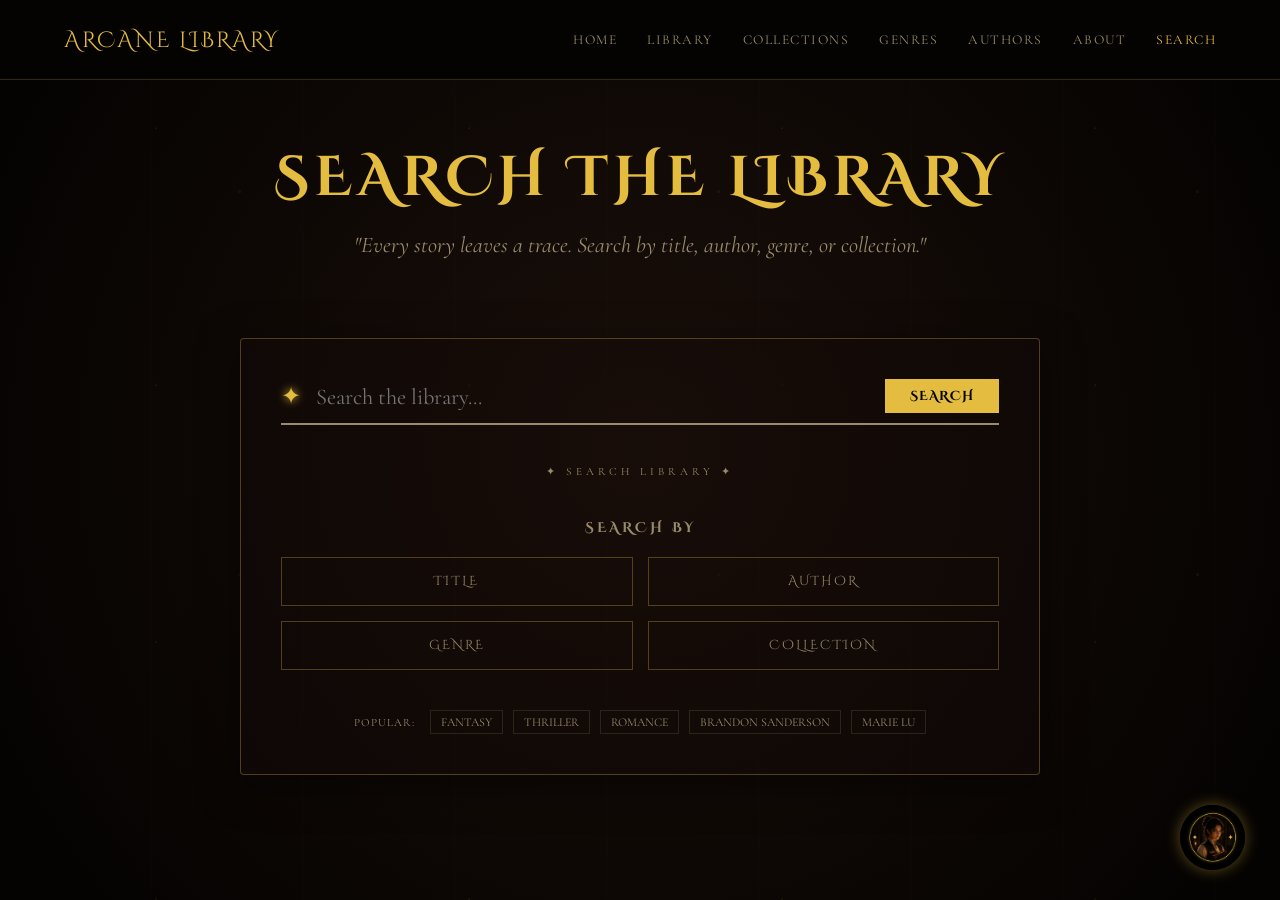
<file: html/search.html>
<!DOCTYPE html>
<html lang="en">
<head>
    <meta charset="UTF-8">
    <meta name="viewport" content="width=device-width, initial-scale=1.0">
    <link href="https://fonts.googleapis.com/css2?family=Cinzel+Decorative:wght@400;700&display=swap" rel="stylesheet">
    <link href="https://fonts.googleapis.com/css2?family=Cormorant+Garamond:ital,wght@0,300;0,400;0,600;1,400&display=swap" rel="stylesheet">
    <link rel="stylesheet" href="../css/library.css">
    <link rel="stylesheet" href="../css/pages.css">
    <title>Search- Arcane Library</title>
</head>
<body>
    <header class="library-nav">
        <div class="nav-logo"><a href="index.html">ARCANE LIBRARY</a></div>
        <nav class="nav-center">
            <a href="index.html">HOME</a>
            <a href="library.html">LIBRARY</a>
            <a href="collections.html">COLLECTIONS</a>
            <a href="genres.html">GENRES</a>
            <a href="authors.html">AUTHORS</a>
            <a href="about.html">ABOUT</a>
            <a href="search.html" class="active">SEARCH</a>
        </nav>
    </header>

    <main class="page-main search-page">
        <div class="page-intro">
            <h1 class="main-title">SEARCH THE LIBRARY</h1>
            <p class="main-subtitle">"Every story leaves a trace. Search by title, author, genre, or collection."</p>
        </div>
        <div class="search-container">
            <div class="search-box-wrapper">
                <span class="search-rune">✦</span>
                <input type="text" placeholder="Search the library..." class="main-search-input">
                <div class="search-border"></div>
                <button class="search-gold-btn">SEARCH</button>
            </div>
            <div class="ornament-small">✦ SEARCH LIBRARY ✦</div>
            <div class="search-by-section">
                <h3>SEARCH BY</h3>
                <div class="category-grid">
                    <a href="#search-title" class="cat-card">TITLE</a>
                    <a href="#search-author" class="cat-card">AUTHOR</a>
                    <a href="#search-genre" class="cat-card">GENRE</a>
                    <a href="#search-collection" class="cat-card">COLLECTION</a>
                </div>
            </div>
            <div class="popular-searches">
                <span class="popular-label">POPULAR:</span>
                <div class="tag-list">
                    <span class="search-tag">FANTASY</span>
                    <span class="search-tag">THRILLER</span>
                    <span class="search-tag">ROMANCE</span>
                    <span class="search-tag">BRANDON SANDERSON</span>
                    <span class="search-tag">MARIE LU</span>
                </div>
            </div>
        </div>
        <div id="search-title" class="search-overlay">
            <div class="search-panel">
                <a href="#" class="close-panel">CLOSE</a>
                <h2>SEARCH BY TITLE</h2>
                <p>Enter the name of a book to find it in the library.</p>
                <div class="panel-input-group">
                    <input type="text" placeholder="Enter book title...">
                    <button class="search-gold-btn">SEARCH</button>
                </div>
            </div>
        </div>
        <div id="search-author" class="search-overlay">
            <div class="search-panel">
                <a href="#" class="close-panel">CLOSE</a>
                <h2>SEARCH BY AUTHOR</h2>
                <p>Search the library by the writer behind the story.</p>
                <div class="panel-input-group">
                    <input type="text" placeholder="Enter author name...">
                    <button class="search-gold-btn">SEARCH</button>
                </div>
            </div>
        </div>
        <div id="search-genre" class="search-overlay">
            <div class="search-panel">
                <a href="#" class="close-panel">CLOSE</a>
                <h2>SEARCH BY GENRE</h2>
                <p>Browse stories by the worlds and themes they belong to.</p>
                <div class="panel-input-group">
                    <input type="text" placeholder="Enter genre...">
                    <button class="search-gold-btn">SEARCH</button>
                </div>
            </div>
        </div>
        <div id="search-collection" class="search-overlay">
            <div class="search-panel">
                <a href="#" class="close-panel">CLOSE</a>
                <h2>SEARCH BY COLLECTION</h2>
                <p>Find books gathered into one of the library's curated collections.</p>
                <div class="panel-input-group">
                    <input type="text" placeholder="Enter collection name...">
                    <button class="search-gold-btn">SEARCH</button>
                </div>
            </div>
        </div>
         <div class="chat-character">
            <a href="#library-chat">
                <img src="../images/Librarian.png" alt="✦" class="chat-icon">
            </a>
        </div>
        <div id="library-chat" class="chat-box">
            <div class="chat-header">
                <img src="../images/Librarian.png" alt="✦" class="chat-icon">
                <span>The Librarian</span>
                <a href="search.html" class="chat-close">x</a>
            </div>
            <div class="chat-message">
                <p>Welcome, Reader!</p>
                <p>What would you like to explore?</p>
            </div>
            <div class="chat-options">
                <a href="library.html">Browse the Books</a>
                <a href="collections.html">Explore Categories</a>
                <a href="genres.html">View Genres</a>
                <a href="about.html">About the Library</a>
                <textarea name="textbox" id="textbox" placeholder="Ask a Question"></textarea>
            </div>
        </div>
    </main>
</body>
</html>
</file>
<file: css/index.css>
:root {
    --text-color: #E4BC3F;

}

* {
    padding: 0;
    margin: 0;
    box-sizing: border-box;
}

body {
    min-height: 100vh;
    background: repeating-linear-gradient(90deg, transparent, transparent 150px, rgba(61, 43, 18, 0.2) 151px, transparent 152px), radial-gradient(circle at center, #1a0f0a 0%, #050302 90%);
    overflow-x: hidden;
    font-family: "Cormorant Garamond", serif;
}
body {
    animation: fadeInAnimation ease 3s;
    animation-iteration-count: 1;
    animation-fill-mode: forwards;
}

@keyframes fadeInAnimation {
    0% {
        opacity: 0;
    }

    100% {
        opacity: 1;
    }
}

.hamburger {
    position: fixed;
    top: 20px;
    left: 20px;
    z-index: 1;
    text-decoration: none;
    color: var(--text-color);
    font-size: 2.5rem;
    background: rgba(26, 15, 10, 0.7);
    width: 50px;
    height: 50px;
    display: flex;
    align-items: center;
    justify-content: center;
    border: 1px solid #3d2b12;
    border-radius: 4px;
    transition: all 0.3s ease;
}

.navpanel {
    position: fixed;
    top: 0;
    left: -300px;
    width: 280px;
    height: 100vh;
    background: #0b0704;
    border-right: 1px solid #3d2b12;
    z-index: 2;
    padding-top: 80px;
    transition: left 0.4s ease-in-out;
    display: flex;
    flex-direction: column;
}

#side-menu:target {
    left: 0;
    box-shadow: 10px 0 50px rgba(0, 0, 0, 0.8);
}

.navlist {
    list-style: none;
    padding: 0 40px;
}

.navlist li {
    margin-bottom: 25px;
}

.navlist a {
    text-decoration: none;
    color: #9A8C6A;
    font-family: "Cormorant Garamond", serif;
    font-size: 1.5rem;
    font-style: italic;
    transition: color 0.3s ease;
    display: block;
}

.navlist a:hover {
    color: var(--text-color);
    padding-left: 5px;
}

.close {
    margin-top: 20px;
    border-top: 1px solid #3d2b12;
    padding-top: 20px;
}

.close a {
    color: var(--text-color);
    font-weight: 700;
}

.doors {
    min-height: 100vh;
    border-radius: 120px;
    display: flex;
    flex-direction: column;
    align-items: center;
    padding-top: 30px;
}
h1 {
    font-family: "Cinzel Decorative", serif;
    color: var(--text-color);
    font-size: 4rem;
    font-weight: 700;
}

p {
    color: #9A8C6A;
    font-size: 1.5rem;
    font-style: italic;
    margin-top: 10px;
}

.book-portal {
    margin-top: 50px;
    z-index: 5;
    position: relative;
}

.book-checkbox {
    display: none;
}

.book-perspective {
    width: 400px;
    height: 520px;
    perspective: 5500px;
}

.book-object {
    width: 100%;
    height: 100%;
    position: relative;
    transform-style: preserve-3d;
    transition: transform 1s ease;
}

.book-cover {
    position: absolute;
    top: 0;
    left: 0;
    width: 100%;
    height: 100%;
    background: #1a0f0a;
    transform-origin: left center;
    transform-style: preserve-3d;
    transition: transform 1.6s cubic-bezier(0.4, 0, 0.2, 1);
    cursor: pointer;
    z-index: 1;
    border-radius: 5px 15px 15px 5px;
    box-shadow: 10px 10px 30px rgba(0, 0, 0, 0.5);
}

.cover-front {
    position: absolute;
    width: 100%;
    height: 100%;
    backface-visibility: hidden;
    padding: 20px;
}

.cover-border {
    width: 100%;
    height: 100%;
    border: 2px solid var(--text-color);
    display: flex;
    flex-direction: column;
    align-items: center;
    justify-content: center;
    border-radius: 3px;
}

.cover-title {
    font-family: "Cinzel Decorative", serif;
    color: var(--text-color);
    text-align: center;
}

.title-top {
    display: block;
    font-size: 2.5rem;
    letter-spacing: 5px;
}

.title-bottom {
    display: block;
    font-size: 1.8rem;
    letter-spacing: 2px;
}

.cover-ornament {
    color: var(--text-color);
    font-size: 1.5rem;
    margin: 20px 0;
}

.open-prompt {
    font-family: "Cormorant Garamond", serif;
    color: #9A8C6A;
    font-style: italic;
    border: 1px solid rgba(228, 188, 63, 0.3);
    padding: 8px 20px;
    transition: 0.3s;
}

.book-cover:hover .open-prompt {
    color: var(--text-color);
    border-color: var(--text-color);
    box-shadow: 0 0 15px rgba(228, 188, 63, 0.2);
}
.cover-back {
    position: absolute;
    width: 100%;
    height: 100%;
    background: #23120b;
    transform: rotateY(180deg);
    backface-visibility: hidden;
    border-radius: 15px 5px 5px 15px;
}
.book-pages {
    position: absolute;
    top: 5px;
    left: 5px;
    width: calc(100% - 5px);
    height: calc(100% - 10px);
    background: #e0d8c3;
    background-image: linear-gradient(90deg, rgba(0, 0, 0, 0.05) 0%, transparent 10%);
    box-shadow: inset 5px 0 10px rgba(0, 0, 0, 0.2);
    z-index: 1;
    display: flex;
    align-items: center;
    justify-content: center;
    padding: 40px;
}

.pages-content {
    text-align: center;
    opacity: 0;
    transition: opacity 1s ease 0.8s;
}

.pages-content h2 {
    font-family: "Cinzel Decorative", serif;
    color: #23120b;
    font-size: 2rem;
    margin-bottom: 10px;
}

.pages-content p {
    color: #5d4a37;
    font-style: italic;
    font-size: 1.2rem;
}

.library-enter-btn {
    margin-top: 30px;
    display: inline-block;
    padding: 12px 25px;
    background: #1a0f0a;
    color: var(--text-color);
    text-decoration: none;
    font-family: "Cinzel Decorative", serif;
    border: 1px solid var(--text-color);
    transition: 0.3s;
}

.library-enter-btn:hover {
    background: var(--text-color);
    color: #000;
    box-shadow: 0 0 20px rgba(228, 188, 63, 0.5);
}
.book-checkbox:checked~.book-perspective .book-cover {
    transform: rotateY(-145deg);
    cursor: default;
}
.book-checkbox:checked~.book-perspective .pages-content {
    opacity: 1;
}
.book-checkbox:checked~.book-perspective .open-prompt {
    opacity: 0;
    pointer-events: none;
}

.chat-character {
    position: fixed;
    right: 35px;
    bottom: 30px;
    z-index: 2;
}

.chat-icon {
    width: 65px;
    height: 65px;
    display: flex;
    border-radius: 50%;
    box-shadow: 0 0 15px rgba(228, 188, 63, 0.4);
    transition: 0.3s ease;
}

.chat-icon:hover {
    transform: scale(1.08);
    box-shadow: 0 0 25px rgba(228, 188, 63, 0.7);
}

.chat-box {
    position: fixed;
    right: 35px;
    bottom: 110px;
    width: 300px;
    padding: 20px;
    background: #0b0704;
    border: 1px solid #3d2b12;
    box-shadow: 0 15px 50px rgba(0, 0, 0, 0.8);
    z-index: 1;
    opacity: 0;
    visibility: hidden;
    transform: translateY(15px);
    transition: opacity 0.3s ease, transform 0.3s ease, visibility 0.3s ease;
}

.chat-box:target {
    opacity: 1;
    visibility: visible;
    transform: translateY(0);
}

.chat-header {
    display: flex;
    justify-content: space-between;
    align-items: center;
    padding-bottom: 12px;
    border-bottom: 1px solid #3d2b12;
    color: var(--text-color);
    font-family: "Cinzel Decorative", serif;
}

.chat-close {
    color: #9A8C6A;
    text-decoration: none;
    font-size: 1.5rem;
}

.chat-close:hover {
    color: var(--text-color);
}

.chat-message {
    padding: 15px 0;
}

.chat-message p {
    margin: 5px 0;
    font-size: 1rem;
    font-style: normal;
    color: #9A8C6A;
}

.chat-options {
    display: flex;
    flex-direction: column;
    gap: 8px;
}

.chat-options a {
    padding: 10px 12px;
    border: 1px solid #3d2b12;
    border-radius: 10px;
    color: #9A8C6A;
    text-align: center;
    text-decoration: none;
    font-size: 1rem;
    transition: 0.3s ease;
}

.chat-options textarea {
    width: 100%;
    min-height: 42px;
    max-height: 100px;
    padding: 10px 12px;
    background: #000;
    border: 1px solid #3d2b12;
    border-radius: 4px;
    color: #9A8C6A;
    font-family: "Cormorant Garamond", serif;
    font-size: 1rem;
    line-height: 1.4;
    resize: none;
    outline: none;
    transition: 0.3s ease;
}

.chat-options textarea::placeholder {
    color: #9A8C6A;
    opacity: 0.8;
}

.chat-options textarea:focus {
    border-color: var(--text-color);
    box-shadow: 0 0 10px rgba(228, 188, 63, 0.12);
    background: #080604;
}

.chat-options textarea:hover {
    border-color: #9A8C6A;
}

.chat-options a:hover {
    color: var(--text-color);
    border-color: var(--text-color);
    background: rgba(228, 188, 63, 0.05);
}

@keyframes glow {
    from {
        box-shadow: 0 0 10px var(--text-color), 0 0 20px var(--text-color), 0 0 30px var(--text-color);
    }

    to {
        box-shadow: 0 0 20px var(--text-color), 0 0 30px var(--text-color), 0 0 40px var(--text-color);
    }
}

@media (max-width: 1200px) {
    h1 {
        font-size: 3rem;
        padding-top: 55px;
    }
     .candle {
        display: none;
    }
}

@media (max-width: 550px) {
    .book-perspective {
        width: 280px;
        height: 380px;
    }

    .title-top {
        font-size: 1.8rem;
    }

    .title-bottom {
        font-size: 1.2rem;
    }

    .pages-content h2 {
        font-size: 1.4rem;
    }

    .pages-content p {
        font-size: 0.9rem;
    }
    h1 {
        font-size: 2rem;
        padding-top: 55px;
    }

    .chat-character {
        right: 0px;
        bottom: 10px;
    }

    .chat-box {
        right: 20px;
        bottom: 95px;
        width: calc(100% - 40px);
        max-width: 300px;
        z-index: 5;
    }

    .chat-icon {
        width: 65px;
        height: 65px;
        display: flex;
        border-radius: 50%;
        box-shadow: 0 0 15px rgba(228, 188, 63, 0.4);
        transition: 0.3s ease;
    }
}
</file>
<file: presentation.css>
:root {
    --bg-dark: #050302;
    --bg-panel: rgba(11, 7, 4, 0.85);
    --gold: #E4BC3F;
    --gold-muted: #9A8C6A;
    --text-main: #e0d8c3;
    --border-gold: rgba(228, 188, 63, 0.3);
    --font-header: 'Cinzel Decorative', serif;
    --font-body: 'Cormorant Garamond', serif;
    --glow: 0 0 15px rgba(228, 188, 63, 0.2);
}

* {
    margin: 0;
    padding: 0;
    box-sizing: border-box;
}

body {
    background-color: var(--bg-dark);
    color: var(--text-main);
    font-family: var(--font-body);
    min-height: 100vh;
    background:repeating-linear-gradient(90deg, transparent, transparent 150px, rgba(61, 43, 18, 0.05) 151px, transparent 152px),radial-gradient(circle at center, #1a0f0a 0%, #050302 90%);
    overflow-x: hidden;
}

.nav-header {
    background-color: var(--bg-dark);
    width: 100%;
    padding: 30px 5%;
    position: fixed;
    top: 0;
    z-index: 1;
}

.nav-content {
    max-width: 1200px;
    margin: 0 auto;
    display: flex;
    justify-content: space-between;
    align-items: center;
}

.logo-link {
    font-family: var(--font-header);
    color: var(--gold);
    text-decoration: none;
    font-size: 1.2rem;
    letter-spacing: 2px;
}

.presentation-container {
    min-height: 100vh;
    padding: 110px 20px 60px;
    display: flex;
    justify-content: center;
    align-items: center;
}

.presentation-box {
    width: 100%;
    max-width: 1000px;
    min-height: 850px;
    background: var(--bg-panel);
    border: 1px solid var(--border-gold);
    padding: 60px;
    border-radius: 4px;
    box-shadow: 0 20px 50px rgba(0, 0, 0, 0.5);
    text-align: center;
    position: relative;
    animation: slideUpFade 1.2s cubic-bezier(0.2, 0.8, 0.2, 1);
}

@keyframes slideUpFade {
    from {
        opacity: 0;
        transform: translateY(30px);
    }

    to {
        opacity: 1;
        transform: translateY(0);
    }
}

.profile-frame {
    width: 160px;
    height: 160px;
    margin: 0 auto 25px;
    border-radius: 50%;
    border: 2px solid var(--gold);
    padding: 8px;
    box-shadow: var(--glow);
    transition: transform 0.5s ease;
}

.profile-img {
    width: 100%;
    height: 100%;
    border-radius: 50%;
    object-fit: cover;
    filter: sepia(30%) contrast(110%);
}

.name {
    font-family: var(--font-header);
    color: var(--gold);
    font-size: 2.2rem;
    letter-spacing: 4px;
    margin-bottom: 15px;
}

.quote {
    font-size: 1.8rem;
    font-style: italic;
    color: var(--gold-muted);
    max-width: 600px;
    margin: 0 auto;
    line-height: 1.6;
}

.section-title {
    font-family: var(--font-header);
    color: var(--gold);
    font-size: 1.1rem;
    letter-spacing: 3px;
    margin-bottom: 25px;
}

.project-info p {
    font-size: 1.6rem;
    line-height: 1.7;
    margin-bottom: 15px;
}

.challenge-grid {
    display: grid;
    grid-template-columns: 1fr 1fr;
    gap: 30px;
    margin-top: 20px;
}

.challenge-card {
    background: rgba(255, 255, 255, 0.02);
    border: 1px solid rgba(154, 140, 106, 0.1);
    padding: 30px;
    margin-top: 24px;
    text-align: left;
    transition: background 0.3s;
}

.challenge-card:hover {
    background: rgba(255, 255, 255, 0.04);
    border-color: var(--border-gold);
}

.challenge-card h3 {
    font-family: var(--font-header);
    font-size: 0.8rem;
    color: var(--gold-muted);
    margin-bottom: 15px;
    letter-spacing: 2px;
}

.challenge-card p {
    font-size: 1.4rem;
    line-height: 1.6;
    color: #ccc;
}

.challenge-card span {
    color: var(--gold);
    font-family: monospace;
    font-size: 1.4rem;
}
.acknowledgement{
    margin-top: auto;
}
.acknowledgement p {
    font-size: 1.7rem;
    line-height: 1.8;
    max-width: 700px;
    margin: 0 auto;
}

.ornament {
    margin: 50px 0;
    color: var(--gold-muted);
    font-size: 1.2rem;
}

.divider {
    width: 60px;
    height: 1px;
    background: var(--border-gold);
    margin: 40px auto;
}
@media (max-width: 768px) {
    .presentation-box {
        padding: 40px 20px;
    }
    .challenge-grid {
        grid-template-columns: 1fr;
    }
    .creator-name {
        font-size: 1.8rem;
    }
}
</file>
<file: css/doors.css>
:root {
    --gold: #E4BC3F;
    --muted: #9A8C6A;
    --text: #e0d8c3;
    --dark: #090403;
    --door: #160b07;
}

* {
    box-sizing: border-box;
    padding: 0;
    margin: 0;
}
body {
    margin: 0;
    width: 100%;
    height: 100vh;
    overflow: hidden;
    background: radial-gradient(circle at 50% 42%, #251409 0%, #080403 52%, #020101 100%);
    color: var(--text);
    font-family: "Cormorant Garamond", serif;
}

.doors {
    height: 100vh;
    width: 100%;
    position: relative;
    display: flex;
    flex-direction: column;
    align-items: center;
    justify-content: center;
    padding: 15px 20px 25px;
    perspective: 1800px;
    overflow: hidden;
}
.doors h1 {
    position: relative;
    z-index: 3;
    margin-bottom: 12px;
    color: var(--gold);
    font-family: "Cinzel Decorative", serif;
    font-size: 2rem;
    letter-spacing: 3px;
    text-align: center;
    text-shadow: 0 0 20px rgba(228, 188, 63, .18);
}
.door-frame {
    position: relative;
    z-index: 2;
    height: 90vh;
    width: min(650px, 78vw);
    aspect-ratio: .78;
    padding: 18px;
    background: linear-gradient(135deg, #72521c, #130b06 25%, #3b2810 52%, #100804 78%, #76541b);
    border: 2px solid #876322;
    box-shadow: 0 0 0 5px #0b0503, 0 0 0 7px #4b3514, 0 35px 80px #000;
    transform-style: preserve-3d;
}
.top-star {
    position: absolute;
    top: -12px;
    left: 50%;
    transform: translateX(-50%);
    z-index: 2;
    color: var(--gold);
    font-size: 2rem;
    text-shadow: 0 0 18px rgba(228, 188, 63, .6);
}

.door-inner {
    position: relative;
    width: 100%;
    height: 100%;
    overflow: visible;
    background: #050302;
    border: 1px solid #3f2c12;
    transform-style: preserve-3d;
    perspective: 1600px;
}

.door-reveal {
    position: absolute;
    inset: 0;
    display: flex;
    align-items: center;
    justify-content: center;
    background: radial-gradient(circle, rgba(228, 188, 63, .15), transparent 40%), linear-gradient(135deg, #080403, #1a0d08 50%, #030201);
    box-shadow: inset 0 0 90px #000;
}

.door-reveal:before {
    content: "";
    position: absolute;
    top: 22%;
    color: rgba(228, 188, 63, .18);
    font-size: 5rem;
}

.reveal {
    position: relative;
    z-index: 2;
    padding: 15px 26px;
    border: 1px solid rgba(228, 188, 63, .55);
    color: var(--gold);
    text-decoration: none;
    font-family: "Cinzel Decorative", serif;
    letter-spacing: 2px;
    background: rgba(10, 5, 3, .75);
    opacity: 0;
    transform: translateY(12px);
    transition: opacity .8s ease 1.05s, transform .8s ease 1.05s, background .3s;
}

.reveal:hover {
    background: rgba(228, 188, 63, .08);
}

.door {
    position: absolute;
    top: 0;
    width: 50%;
    height: 100%;
    z-index: 5;
    background: linear-gradient(90deg, rgba(0, 0, 0, .7), transparent 22%, rgba(255, 255, 255, .025) 50%, rgba(0, 0, 0, .55)), linear-gradient(135deg, #321c10, #100806 72%);
    border: 1px solid #76531d;
    transform-style: preserve-3d;
    transition: transform 1.8s cubic-bezier(.77, 0, .175, 1);
    box-shadow: inset 0 0 35px rgba(0, 0, 0, .8);
}

.door:before {
    content: "";
    position: absolute;
    inset: 12px;
    border: 1px solid rgba(154, 140, 106, .35);
}

.left-door {
    left: 0;
    transform-origin: left center;
}

.right-door {
    right: 0;
    transform-origin: right center;
}

.panel-container {
    position: absolute;
    inset: 7% 16%;
    display: grid;
    grid-template-rows: repeat(4, 1fr);
    gap: 12px;
}

.panel {
    position: relative;
    border: 1px solid rgba(154, 140, 106, .45);
    background: linear-gradient(135deg, rgba(255, 255, 255, .025), transparent 35%), linear-gradient(315deg, #0a0503, #25140b);
    box-shadow: inset 0 0 18px #000;
}

.panel:before {
    content: "✦";
    position: absolute;
    top: 50%;
    left: 50%;
    transform: translate(-50%, -50%);
    color: rgba(228, 188, 63, .12);
}

.stud-column {
    position: absolute;
    top: 8%;
    bottom: 8%;
    width: 12px;
    display: flex;
    flex-direction: column;
    justify-content: space-between;
    align-items: center;
}

.left-door .stud-column {
    left: 4%;
}

.right-door .stud-column {
    right: 4%;
}

.stud {
    width: 9px;
    height: 9px;
    border-radius: 50%;
    background: radial-gradient(circle at 35% 30%, #f0d56a, #704f17 60%, #241707);
    box-shadow: 0 0 8px rgba(228, 188, 63, .25);
}

.handle-container {
    position: absolute;
    top: 50%;
    width: 42px;
    height: 90px;
    transform: translateY(-50%);
}

.left-door .handle-container {
    right: 5%;
}

.right-door .handle-container {
    left: 5%;
}

.door-knob {
    position: absolute;
    top: 50%;
    width: 17px;
    height: 17px;
    border-radius: 50%;
    transform: translateY(-50%);
    background: radial-gradient(circle at 35% 30%, #f1d66f, #8a641d 58%, #332008);
    box-shadow: 0 0 10px rgba(228, 188, 63, .25);
}

.left-door .door-knob {
    right: 0;
}

.right-door .door-knob {
    left: 0;
}

.handle-bar {
    position: absolute;
    top: 50%;
    width: 35px;
    height: 6px;
    transform: translateY(-50%);
    border-radius: 5px;
    background: linear-gradient(#e1c35c, #654716 55%, #b28b2c);
    box-shadow: 0 2px 5px #000;
}

.left-door .handle-bar {
    right: 6px;
}

.right-door .handle-bar {
    left: 6px;
}

.enter {
    position: relative;
    z-index: 4;
    margin-top: 18px;
    color: var(--gold);
    text-decoration: none;
    font-family: "Cinzel Decorative", serif;
    font-size: .9rem;
    letter-spacing: 2px;
    transition: .3s;
}

.enter:hover {
    color: #fff0ad;
    transform: translateY(-2px);
}

.door-inner:hover .left-door {
    transform: rotateY(-105deg);
}

.door-inner:hover .right-door {
    transform: rotateY(105deg);
}

.door-inner:hover .reveal {
    opacity: 1;
    transform: translateY(0);
}

.door-inner:hover .enter {
    opacity: 0;
    pointer-events: none;
}

@keyframes float {

    0%,
    100% {
        transform: translateY(0);
    }

    50% {
        transform: translateY(-7px);
    }
}

@keyframes float-right {

    0%,
    100% {
        transform: scaleX(-1) translateY(0);
    }

    50% {
        transform: scaleX(-1) translateY(-7px);
    }
}
</file>
<file: css/library.css>
:root {
    --bg-dark: #000000;
}

* {
    margin: 0;
    padding: 0;
    box-sizing: border-box;
}

body {
    min-height: 100vh;
    background: repeating-linear-gradient(90deg, transparent, transparent 150px, rgba(61, 43, 18, 0.05) 151px, transparent 152px), radial-gradient(circle at center, #1a0f0a 0%, #050302 90%);
    color: #E4BC3F;
    font-family: "Cormorant Garamond", serif;
    overflow-x: hidden;
}

body::before {
    content: "";
    position: fixed;
    top: 0;
    left: 0;
    width: 100%;
    height: 100%;
    background-image: radial-gradient(circle, rgba(228, 188, 63, 0.1) 1px, transparent 1px), radial-gradient(circle, rgba(228, 188, 63, 0.07) 1.5px, transparent 1.5px);
    background-size: 313px 257px, 479px 383px;
    pointer-events: none;
    z-index: 0;
    opacity: 0.8;
}

body {
    animation: fadeInAnimation ease 3s;
    animation-iteration-count: 1;
    animation-fill-mode: forwards;
}

@keyframes fadeInAnimation {
    0% {
        opacity: 0;
    }

    100% {
        opacity: 1;
    }
}

.library-nav {
    position: sticky;
    top: 0;
    width: 100%;
    height: 80px;
    background-color: var(--bg-dark);
    display: flex;
    justify-content: space-between;
    align-items: center;
    padding: 20px 5%;
    border-bottom: 1px solid rgba(228, 188, 63, 0.2);
    z-index: 3;
}

.nav-logo a {
    font-family: "Cinzel Decorative", serif;
    color: #E4BC3F;
    text-decoration: none;
    font-size: 1.4rem;
    letter-spacing: 2px;
}

.nav-center {
    display: flex;
    gap: 30px;
}

.nav-center a {
    text-decoration: none;
    color: #9A8C6A;
    font-size: 0.85rem;
    letter-spacing: 1.5px;
    transition: color 0.3s;
}

.nav-center a:hover,
.nav-center a.active {
    color: #E4BC3F;
}

.library-main {
    position: relative;
    z-index: 1;
    max-width: 1400px;
    margin: 0 auto;
    padding: 60px 20px;
}

.main {
    text-align: center;
    margin-bottom: 80px;
}

.ornament {
    color: #9A8C6A;
    margin-bottom: 20px;
    font-size: 1.2rem;
}

.main-title {
    font-family: "Cinzel Decorative", serif;
    font-size: 3.5rem;
    margin-bottom: 15px;
    letter-spacing: 5px;
}

.main-subtitle {
    font-size: 1.4rem;
    font-style: italic;
    color: #9A8C6A;
    max-width: 800px;
    margin: 0 auto 40px;
}

.section-divider {
    border-bottom: 1px solid rgba(154, 140, 106, 0.3);
    line-height: 0.1em;
    margin: 10px 0 20px;
    text-align: center;
}

.section-divider span {
    background: #050302;
    padding: 0 20px;
    font-size: 0.75rem;
    letter-spacing: 3px;
    color: #9A8C6A;
}

.shelf-area {
    margin-bottom: 100px;
    position: relative;
}

.shelf-heading {
    font-size: 0.8rem;
    letter-spacing: 2px;
    color: #9A8C6A;
    margin-bottom: 40px;
}

.chandelier-container {
    display: flex;
    justify-content: space-around;
    position: absolute;
    top: -100px;
    width: 100%;
    pointer-events: none;
}

.shelf-light {
    width: 100px;
    opacity: 0.4;
    filter: drop-shadow(0 0 10px rgba(228, 188, 63, 0.3));
}

.shelf-row {
    display: flex;
    justify-content: space-between;
    gap: 40px;
    margin-top: 80px;
}

.shelf-row.first-row {
    margin-top: 250px;
}

.wooden-shelf {
    flex: 1;
    min-height: 250px;
    background: linear-gradient(to bottom, #3D2317, #23120B);
    background-size: 100% 20px;
    background-repeat: no-repeat;
    background-position: bottom;
    border-radius: 2px;
    box-shadow: 0 10px 20px rgba(0, 0, 0, 0.5);
    display: flex;
    align-items: flex-end;
    padding: 0 40px;
    gap: 15px;
    position: relative;
    margin-top: 0;
}

.book {
    text-decoration: none;
    width: 45px;
    flex: 0 0 45;
    height: var(--book-height);
    background-color: var(--book-color);
    border-radius: 3px;
    position: relative;
    bottom: 20px;
    display: flex;
    justify-content: center;
    border-left: 2px solid rgba(255, 255, 255, 0.1);
    border-right: 2px solid rgba(0, 0, 0, 0.3);
    box-shadow: 5px -5px 15px rgba(0, 0, 0, 0.4);
    transition: transform 0.4s cubic-bezier(0.175, 0.885, 0.32, 1.275);
    cursor: pointer;
}

.crucible {
    --book-color: #7b1d1d;
    --book-height: 250px;
}

.rose-society {
    --book-color: #4a1d4a;
    --book-height: 230px;
}

.shadow-bone {
    --book-color: #1d2b4a;
    --book-height: 240px;
}

.six-crows {
    --book-color: #1a2a2a;
    --book-height: 260px;
}

.name-wind {
    --book-color: #2a3a1a;
    --book-height: 255px;
}

.way-kings {
    --book-color: #2c3e50;
    --book-height: 246px;
}

.court-thorns {
    --book-color: #4d2a2a;
    --book-height: 235px;
}

.mistborn {
    --book-color: #333344;
    --book-height: 245px;
}

.poppy-war {
    --book-color: #2a3a3a;
    --book-height: 250px;
}

.filler-book {
    cursor: default;
}

.filler-book:hover {
    transform: none;
    box-shadow: 5px -5px 15px rgba(0, 0, 0, 0.4);
}

.filler-a {
    --book-color: #05084e;
    --book-height: 230px;
}

.filler-b {
    --book-color: #34495e;
    --book-height: 260px;
}

.filler-c {
    --book-color: #1a252f;
    --book-height: 240px;
}

.filler-d {
    --book-color: #3e2723;
    --book-height: 210px;
}

.filler-e {
    --book-color: #1b0101;
    --book-height: 255px;
}

.filler-f {
    --book-color: #37474f;
    --book-height: 230px;
}

.filler-g {
    --book-color: #263238;
    --book-height: 265px;
}

.filler-h {
    --book-color: #4e342e;
    --book-height: 225px;
}

.spine-text {
    writing-mode: vertical-rl;
    text-orientation: mixed;
    transform: rotate(180deg);
    color: rgba(228, 188, 63, 0.8);
    font-family: "Cinzel Decorative", serif;
    font-size: 0.75rem;
    text-transform: uppercase;
    padding: 15px 0;
    pointer-events: none;
}

.book:hover {
    transform: translateY(-15px) scale(1.05);
    box-shadow: 0 15px 30px rgba(228, 188, 63, 0.2);
}

.preview-panel {
    position: absolute;
    bottom: calc(100% + 20px);
    left: 50%;
    transform: translateX(-50%) translateY(10px);
    width: 260px;
    background: #0b0704;
    border: 1px solid #E4BC3F;
    padding: 20px;
    border-radius: 4px;
    opacity: 0;
    visibility: hidden;
    transition: all 0.4s ease;
    z-index: 1;
    box-shadow: 0 0 40px rgba(0, 0, 0, 0.9);
    text-align: left;
}

.book:hover .preview-panel {
    opacity: 1;
    visibility: visible;
    transform: translateX(-50%) translateY(0);
}

.preview-panel h3 {
    font-family: "Cinzel Decorative", serif;
    color: #E4BC3F;
    font-size: 1rem;
    margin-bottom: 5px;
    letter-spacing: 1px;
}

.preview-author {
    color: #9A8C6A;
    font-size: 0.85rem;
    margin-bottom: 12px;
    font-style: italic;
}

.preview-desc {
    color: #ccc;
    font-size: 0.85rem;
    line-height: 1.4;
    margin-bottom: 15px;
}

.preview-meta {
    font-size: 0.7rem;
    color: #E4BC3F;
    letter-spacing: 2px;
    margin-bottom: 15px;
}

.view-btn {
    display: block;
    width: 100%;
    text-align: center;
    border: 1px solid rgba(228, 188, 63, 0.4);
    padding: 8px;
    color: #E4BC3F;
    font-size: 0.75rem;
    letter-spacing: 2px;
    transition: 0.3s;
}

.view-btn:hover {
    background: #E4BC3F;
    color: #000;
}

.chat-character {
    position: fixed;
    right: 35px;
    bottom: 30px;
    z-index: 2;
}

.chat-icon {
    width: 65px;
    height: 65px;
    display: flex;
    border-radius: 50%;
    box-shadow: 0 0 15px rgba(228, 188, 63, 0.4);
    transition: 0.3s ease;
}

.chat-icon:hover {
    transform: scale(1.08);
    box-shadow: 0 0 25px rgba(228, 188, 63, 0.7);
}

.chat-box {
    position: fixed;
    right: 35px;
    bottom: 110px;
    width: 300px;
    padding: 20px;
    background: #0b0704;
    border: 1px solid #3d2b12;
    box-shadow: 0 15px 50px rgba(0, 0, 0, 0.8);
    z-index: 1;
    opacity: 0;
    visibility: hidden;
    transform: translateY(15px);
    transition: opacity 0.3s ease, transform 0.3s ease, visibility 0.3s ease;
}

.chat-box:target {
    opacity: 1;
    visibility: visible;
    transform: translateY(0);
}

.chat-header {
    display: flex;
    justify-content: space-between;
    align-items: center;
    padding-bottom: 12px;
    border-bottom: 1px solid #3d2b12;
    color: var(--text-color);
    font-family: "Cinzel Decorative", serif;
}

.chat-close {
    color: #9A8C6A;
    text-decoration: none;
    font-size: 1.5rem;
}

.chat-close:hover {
    color: var(--text-color);
}

.chat-message {
    padding: 15px 0;
}

.chat-message p {
    margin: 5px 0;
    font-size: 1rem;
    font-style: normal;
    color: #9A8C6A;
}

.chat-options {
    display: flex;
    flex-direction: column;
    gap: 8px;
}

.chat-options a {
    padding: 10px 12px;
    border: 1px solid #3d2b12;
    border-radius: 10px;
    color: #9A8C6A;
    text-align: center;
    text-decoration: none;
    font-size: 1rem;
    transition: 0.3s ease;
}

.chat-options textarea {
    width: 100%;
    min-height: 42px;
    max-height: 100px;
    padding: 10px 12px;
    background: #000;
    border: 1px solid #3d2b12;
    border-radius: 4px;
    color: #9A8C6A;
    font-family: "Cormorant Garamond", serif;
    font-size: 1rem;
    line-height: 1.4;
    resize: none;
    outline: none;
    transition: 0.3s ease;
}

.chat-options textarea::placeholder {
    color: #9A8C6A;
    opacity: 0.8;
}

.chat-options textarea:focus {
    border-color: var(--text-color);
    box-shadow: 0 0 10px rgba(228, 188, 63, 0.12);
    background: #080604;
}

.chat-options textarea:hover {
    border-color: #9A8C6A;
}

.chat-options a:hover {
    color: var(--text-color);
    border-color: var(--text-color);
    background: rgba(228, 188, 63, 0.05);
}

@media (max-width:900px) {
    .main-title {
        font-size: 2.5rem;
    }

    .shelf-row {
        flex-direction: column;
        gap: 70px;
        margin-top: 60px;
    }

    .shelf-row.first-row {
        margin-top: 100px;
    }

    .wooden-shelf {
        width: 100%;
        padding: 0 25px;
        flex-wrap: nowrap;
        overflow-x: auto;
        overflow-y: hidden;
        justify-content: flex-start;
    }

    .book {
        margin-bottom: 25px;
    }
}

@media (max-width:600px) {
    .library-nav {
        min-height: 95px;
        height: auto;
        padding: 12px 15px;
        flex-direction: column;
        gap: 10px;
        align-items: center;
    }

    .nav-logo {
        width: 100%;
        text-align: center;
    }

    .nav-logo a {
        font-size: 1rem;
        letter-spacing: 1.5px;
    }

    .nav-center {
        width: 100%;
        display: flex;
        justify-content: center;
        align-items: center;
        flex-wrap: wrap;
        gap: 6px 14px;
        white-space: normal;
        overflow: visible;
    }

    .nav-center a {
        flex-shrink: 0;
        font-size: 0.65rem;
        letter-spacing: 0.8px;
        padding: 3px 0;
    }

    .library-main {
        width: 100%;
        padding: 45px 18px 70px;
    }

    .main {
        margin-bottom: 55px;
        text-align: center;
    }

    .main-title {
        font-size: 2.15rem;
        line-height: 1.25;
        letter-spacing: 2px;
    }

    .main-subtitle {
        font-size: 0.95rem;
        line-height: 1.6;
        padding: 0 10px;
        margin: 15px auto 35px;
        max-width: 330px;
    }

    .ornament {
        font-size: 0.9rem;
        margin-bottom: 15px;
    }

    .section-divider {
        margin: 25px 0 35px;
    }

    .section-divider span {
        font-size: 0.65rem;
        letter-spacing: 2px;
        padding: 0 10px;
    }

    .shelf-area {
        width: 100%;
        margin-bottom: 75px;
    }

    .shelf-heading {
        font-size: 0.75rem;
        letter-spacing: 2px;
        margin-bottom: 25px;
        text-align: center;
    }

    .shelf-row {
        width: 100%;
        display: flex;
        flex-direction: column;
        gap: 45px;
        align-items: stretch;
        margin-top: 40px;
    }

    .wooden-shelf {
        width: 100%;
        min-height: 150px;
        padding: 0 18px 12px;
        margin: 0;
        background: transparent;
        display: flex;
        align-items: flex-end;
        justify-content: flex-start;
        flex-wrap: nowrap;
        overflow-x: auto;
        overflow-y: hidden;
        gap: 0 10px;
    }

    .book {
        flex: 0 0 50px;
        width: 50px;
        margin-bottom: 0;
    }

    .spine-text {
        font-size: 0.65rem;
        padding: 14px 0;
        letter-spacing: 0.3px;
    }

    .preview-panel {
        width: 260px;
        max-width: calc(100vw - 40px);
        padding: 18px;
    }

    .preview-panel h3 {
        font-size: 0.9rem;
        line-height: 1.4;
    }

    .preview-author,
    .preview-desc {
        font-size: 0.8rem;
        line-height: 1.5;
    }

    .preview-meta {
        font-size: 0.65rem;
    }

    .view-btn {
        font-size: 0.7rem;
        padding: 9px 12px;
    }

    .chandelier-container {
        display: none;
    }
}

@media (max-width:400px) {
    .library-nav {
        min-height: 105px;
        padding: 12px 10px;
        gap: 10px;
    }

    .nav-logo a {
        font-size: 1rem;
        letter-spacing: 1.5px;
    }

    .nav-center {
        gap: 5px 11px;
    }

    .nav-center a {
        font-size: 0.62rem;
        letter-spacing: 0.5px;
    }

    .library-main {
        padding: 40px 12px 60px;
    }

    .main-title {
        font-size: 1.9rem;
        letter-spacing: 1.5px;
    }

    .main-subtitle {
        font-size: 0.9rem;
        line-height: 1.55;
        max-width: 290px;
    }

    .shelf-heading {
        font-size: 0.7rem;
        letter-spacing: 1.5px;
    }

    .shelf-row {
        gap: 35px;
    }

    .wooden-shelf {
        padding-left: 12px;
        padding-right: 12px;
        gap: 0 8px;
        flex-wrap: nowrap;
        overflow-x: auto;
        overflow-y: hidden;
        min-height: 145px;
    }

    .book {
        flex: 0 0 44px;
        width: 44px;
    }

    .spine-text {
        font-size: 0.58rem;
        padding: 12px 0;
    }

    .preview-panel {
        width: 240px;
        max-width: calc(100vw - 30px);
    }
}
</file>
<file: css/pages.css>
:root {
    --bg-dark: #050302;
    --bg-panel: #0b0704;
    --gold: #E4BC3F;
    --gold-muted: #9A8C6A;
    --text-main: #e0d8c3;
    --border-gold: rgba(228, 188, 63, 0.3);
}

.page-main {
    max-width: 1200px;
    margin: 0 auto;
    padding: 60px 20px;
    position: relative;
    z-index: 1;
}

.page-intro {
    text-align: center;
    margin-bottom: 80px;
}

.collection-group {
    margin-bottom: 100px;
}

.collection-info {
    text-align: center;
    margin-bottom: 40px;
}

.collection-info h2 {
    font-family: "Cinzel Decorative", serif;
    font-size: 2rem;
    color: var(--gold);
    margin-bottom: 10px;
}

.collection-info p {
    font-style: italic;
    color: var(--gold-muted);
    font-size: 1.1rem;
}

.genre-nav {
    display: flex;
    justify-content: center;
    gap: 15px;
    flex-wrap: wrap;
    margin-bottom: 116px;
}

.genre-link {
    text-decoration: none;
    border: 1px solid var(--border-gold);
    padding: 10px 20px;
    color: var(--gold-muted);
    font-family: "Cinzel Decorative", serif;
    font-size: 0.8rem;
    transition: 0.3s;
}
body:not(:has(.genre-section:target)) .genre-link[href="#fantasy"],
body:has(#fantasy:target) .genre-link[href="#fantasy"],
body:has(#dark-fantasy:target) .genre-link[href="#dark-fantasy"],
body:has(#thriller:target) .genre-link[href="#thriller"],
body:has(#romance:target) .genre-link[href="#romance"] {
    border-color: var(--gold);
    color: var(--gold);
    background: rgba(228, 188, 63, 0.08);
    box-shadow: 0 0 14px rgba(228, 188, 63, 0.12);
}
.genre-section {
    display: none;
    animation: fadeIn 0.8s ease;
}

#fantasy:target,
#dark-fantasy:target,
#thriller:target,
#romance:target {
    display: block;
}

.genre-section:first-of-type {
    display: block;
}

:has(.genre-section:target) .genre-section:first-of-type:not(:target) {
    display: none;
}

.author-grid {
    display: grid;
    grid-template-columns: repeat(auto-fit, minmax(350px, 1fr));
    gap: 40px;
}

.author-card {
    background: rgba(20, 12, 8, 0.6);
    border: 1px solid var(--border-gold);
    padding: 30px;
    display: flex;
    flex-direction: column;
    gap: 20px;
    transition: transform .5s ease;
}
.author-card:hover{
    transform: scale(1.1);
}

.author-card h3 {
    font-family: "Cinzel Decorative", serif;
    color: var(--gold);
    border-bottom: 1px solid var(--border-gold);
    padding-bottom: 10px;
}

.author-bio {
    font-size: 0.95rem;
    line-height: 1.6;
    color: #ccc;
}

.author-books {
    margin-top: auto;
}

.author-books span {
    display: block;
    font-size: 0.7rem;
    color: var(--gold-muted);
    letter-spacing: 2px;
    margin-bottom: 10px;
}

.author-books a {
    display: inline-block;
    color: var(--gold);
    text-decoration: none;
    font-style: italic;
    margin-right: 15px;
    font-size: 0.9rem;
}

.about-content {
    max-width: 800px;
    margin: 0 auto;
}

.about-section {
    margin-bottom: 60px;
    border-left: 2px solid var(--gold);
    padding-left: 30px;
}

.about-section h2 {
    font-family: "Cinzel Decorative", serif;
    color: var(--gold);
    margin-bottom: 15px;
}

.about-section p {
    font-size: 1.2rem;
    line-height: 1.8;
    color: var(--text-main);
}

@keyframes fadeIn {
    from {
        opacity: 0;
        transform: translateY(10px);
    }

    to {
        opacity: 1;
        transform: translateY(0);
    }
}

.search-container {
    max-width: 800px;
    margin: 0 auto;
    padding: 40px;
    background: rgba(20, 12, 8, 0.4);
    border: 1px solid var(--border-gold);
    border-radius: 4px;
    box-shadow: 0 10px 40px rgba(0, 0, 0, 0.5);
    text-align: center;
}

.search-box-wrapper {
    display: flex;
    align-items: center;
    border-bottom: 2px solid var(--gold-muted);
    padding-bottom: 10px;
    margin-bottom: 30px;
    transition: border-color 0.3s;
}

.search-box-wrapper:focus-within {
    border-color: var(--gold);
}

.search-rune {
    color: var(--gold);
    font-size: 1.5rem;
    margin-right: 15px;
    text-shadow: 0 0 10px var(--gold);
}

.main-search-input {
    flex: 1;
    background: transparent;
    border: none;
    color: var(--text-main);
    font-family: var(--font-body);
    font-size: 1.4rem;
    outline: none;
}
.search-border{
    display: none;
}
.search-gold-btn {
    background: var(--gold);
    color: #000;
    border: none;
    padding: 8px 25px;
    font-family: "Cinzel Decorative", serif;
    font-weight: bold;
    cursor: pointer;
    letter-spacing: 1px;
    transition: 0.3s;
}

.search-gold-btn:hover {
    background: #f1cf6d;
    box-shadow: 0 0 15px rgba(228, 188, 63, 0.4);
}

.ornament-small {
    font-size: 0.7rem;
    color: var(--gold-muted);
    letter-spacing: 4px;
    margin: 40px 0;
}

.search-by-section h3 {
    font-family: "Cinzel Decorative", serif;
    font-size: 0.9rem;
    color: var(--gold-muted);
    margin-bottom: 20px;
    letter-spacing: 3px;
}

.category-grid {
    display: grid;
    grid-template-columns: 1fr 1fr;
    gap: 15px;
    margin-bottom: 40px;
}

.cat-card {
    text-decoration: none;
    padding: 15px;
    border: 1px solid var(--border-gold);
    color: var(--gold-muted);
    font-family: "Cinzel Decorative", serif;
    font-size: 0.8rem;
    letter-spacing: 2px;
    transition: 0.3s;
}

.cat-card:hover {
    border-color: var(--gold);
    color: var(--gold);
    background: rgba(228, 188, 63, 0.05);
    box-shadow: 0 0 10px rgba(228, 188, 63, 0.1);
}

.popular-searches {
    display: flex;
    align-items: center;
    justify-content: center;
    gap: 15px;
    flex-wrap: wrap;
    margin-top: 20px;
}

.popular-label {
    font-size: 0.7rem;
    color: var(--gold-muted);
    letter-spacing: 1px;
}

.tag-list {
    display: flex;
    gap: 10px;
    flex-wrap: wrap;
}

.search-tag {
    font-size: 0.75rem;
    color: var(--gold-muted);
    border: 1px solid rgba(154, 140, 106, 0.2);
    padding: 4px 10px;
    cursor: default;
    transition: 0.3s;
}

.search-tag:hover {
    color: var(--gold);
    border-color: var(--gold-muted);
}

.search-overlay {
    position: fixed;
    top: 0;
    left: 0;
    width: 100%;
    height: 100%;
    background: rgba(0, 0, 0, 0.9);
    z-index: 2;
    display: none;
    align-items: center;
    justify-content: center;
    backdrop-filter: blur(5px);
}

.search-overlay:target {
    display: flex;
    animation: fadeIn 0.4s ease;
}

.search-panel {
    background: var(--bg-panel);
    border: 1px solid var(--gold);
    padding: 50px;
    width: 90%;
    max-width: 500px;
    text-align: center;
    position: relative;
    box-shadow: 0 0 50px rgba(0, 0, 0, 1);
}

.close-panel {
    position: absolute;
    top: 15px;
    right: 20px;
    text-decoration: none;
    color: var(--gold-muted);
    font-size: 1.2rem;
    transition: 0.3s;
}

.close-panel:hover {
    color: var(--gold);
}

.search-panel h2 {
    font-family: "Cinzel Decorative", serif;
    color: var(--gold);
    font-size: 1.4rem;
    margin-bottom: 15px;
}

.search-panel p {
    font-style: italic;
    color: var(--gold-muted);
    margin-bottom: 30px;
}

.panel-input-group {
    display: flex;
    flex-direction: column;
    gap: 15px;
}

.panel-input-group input {
    background: rgba(255, 255, 255, 0.05);
    border: 1px solid var(--border-gold);
    padding: 12px;
    color: var(--text-main);
    font-family: var(--font-body);
    font-size: 1.1rem;
    outline: none;
}

.chat-character {
    position: fixed;
    right: 35px;
    bottom: 30px;
    z-index: 2;
}

.chat-icon {
    width: 65px;
    height: 65px;
    display: flex;
    border-radius: 50%;
    box-shadow: 0 0 15px rgba(228, 188, 63, 0.4);
    transition: 0.3s ease;
}

.chat-icon:hover {
    transform: scale(1.08);
    box-shadow: 0 0 25px rgba(228, 188, 63, 0.7);
}

.chat-box {
    position: fixed;
    right: 35px;
    bottom: 110px;
    width: 300px;
    padding: 20px;
    background: #0b0704;
    border: 1px solid #3d2b12;
    box-shadow: 0 15px 50px rgba(0, 0, 0, 0.8);
    z-index: 1;
    opacity: 0;
    visibility: hidden;
    transform: translateY(15px);
    transition: opacity 0.3s ease, transform 0.3s ease, visibility 0.3s ease;
}

.chat-box:target {
    opacity: 1;
    visibility: visible;
    transform: translateY(0);
}

.chat-header {
    display: flex;
    justify-content: space-between;
    align-items: center;
    padding-bottom: 12px;
    border-bottom: 1px solid #3d2b12;
    color: var(--text-color);
    font-family: "Cinzel Decorative", serif;
}

.chat-close {
    color: #9A8C6A;
    text-decoration: none;
    font-size: 1.5rem;
}

.chat-close:hover {
    color: var(--text-color);
}

.chat-message {
    padding: 15px 0;
}

.chat-message p {
    margin: 5px 0;
    font-size: 1rem;
    font-style: normal;
    color: #9A8C6A;
}

.chat-options {
    display: flex;
    flex-direction: column;
    gap: 8px;
}

.chat-options a {
    padding: 10px 12px;
    border: 1px solid #3d2b12;
    border-radius: 10px;
    color: #9A8C6A;
    text-align: center;
    text-decoration: none;
    font-size: 1rem;
    transition: 0.3s ease;
}
.chat-options textarea {
    width: 100%;
    min-height: 42px;
    max-height: 100px;
    padding: 10px 12px;
    background: #000;
    border: 1px solid #3d2b12;
    border-radius: 4px;
    color: #9A8C6A;
    font-family: "Cormorant Garamond", serif;
    font-size: 1rem;
    line-height: 1.4;
    resize: none;
    outline: none;
    transition: 0.3s ease;
}

.chat-options textarea::placeholder {
    color: #9A8C6A;
    opacity: 0.8;
}

.chat-options textarea:focus {
    border-color: var(--text-color);
    box-shadow: 0 0 10px rgba(228, 188, 63, 0.12);
    background: #080604;
}

.chat-options textarea:hover {
    border-color: #9A8C6A;
}
.chat-options a:hover {
    color: var(--text-color);
    border-color: var(--text-color);
    background: rgba(228, 188, 63, 0.05);
}
@media (max-width:600px){
    .page-main{
        width:100%;
        padding:40px 15px 70px;
    }

    .page-intro{
        margin-bottom:55px;
        text-align:center;
    }

    .page-intro .main-title{
        font-size:2.15rem;
        line-height:1.25;
        letter-spacing:2px;
        margin-bottom:15px;
    }

    .page-intro .main-subtitle{
        font-size:0.95rem;
        line-height:1.6;
        padding:0 10px;
        max-width:330px;
        margin:15px auto 35px;
    }

    .collections-page .collection-group{
        width:100%;
        margin-bottom:75px;
    }

    .collections-page .collection-info{
        text-align:center;
        margin-bottom:30px;
        padding:0 5px;
    }

    .collections-page .collection-info h2{
        font-size:1.6rem;
        line-height:1.35;
        letter-spacing:1.5px;
        margin-bottom:12px;
    }

    .collections-page .collection-info p{
        font-size:1rem;
        line-height:1.6;
    }

    .collections-page .wooden-shelf{
        width:100%;
        min-height:230px;
        height:auto;
        margin-top:0;
        padding:0 15px 15px;
        display:flex;
        align-items:flex-end;
        justify-content:center;
        flex-wrap: nowrap;
    overflow-x: auto;
    overflow-y: hidden;
        gap:8px;
    }

    .collections-page .wooden-shelf .book{
        flex:0 0 50px;
        width:50px;
        margin-bottom:0;
    }

    .collections-page .wooden-shelf .spine-text{
        font-size:0.65rem;
        padding:14px 0;
        letter-spacing:0.3px;
    }

    .author-grid{
        grid-template-columns:1fr;
        gap:30px;
    }

    .author-card{
        padding:26px;
        gap:18px;
    }

    .author-card h3{
        font-size:1.25rem;
        padding-bottom:10px;
    }

    .author-bio{
        font-size:0.95rem;
        line-height:1.6;
    }

    .author-books a{
        font-size:0.9rem;
        margin-right:14px;
    }

    .genre-nav{
        gap:12px;
        margin-bottom:40px;
    }

    .genre-link{
        padding:10px 16px;
        font-size:0.75rem;
    }
}

@media (max-width:400px){
    .page-main{
        padding:40px 12px 60px;
    }

    .page-intro{
        margin-bottom:45px;
    }

    .page-intro .main-title{
        font-size:1.9rem;
        letter-spacing:1.5px;
    }

    .page-intro .main-subtitle{
        font-size:0.9rem;
        line-height:1.55;
        max-width:290px;
    }
    .collections-page .nav-center{
        flex-wrap: wrap;
    }
    .collections-page .collection-group{
        margin-bottom:65px;
    }

    .collections-page .collection-info{
        margin-bottom:25px;
    }

    .collections-page .collection-info h2{
        font-size:1.35rem;
        letter-spacing:1px;
    }

    .collections-page .collection-info p{
        font-size:0.92rem;
        line-height:1.55;
    }

    .collections-page .wooden-shelf{
        min-height:210px;
        
        padding:0 10px 12px;
        gap:7px;
    }

    .collections-page .wooden-shelf .book{
        flex:0 0 44px;
        width:44px;
    }

    .collections-page .wooden-shelf .spine-text{
        font-size:0.58rem;
        padding:12px 0;
    }
    .author-grid{
        grid-template-columns: 1fr;
    }
    .author-card{
        padding:22px;
    }

    .author-card h3{
        font-size:1.3rem;
    }

    .author-bio{
        font-size:1rem;
    }
    .search-border{
        width: 500px;
        height: 1px;
        border: 2px solid var(--gold-muted);
        display: block;
    }
    .search-box-wrapper{
        border: none;
        flex-wrap: wrap;
        gap: 20px;
    }
    .genre-nav{
        gap:10px;
    }

    .genre-link{
        padding:8px 14px;
        font-size:0.7rem;
    }
}
</file>
<file: css/preview.css>
:root {
    --bg-dark: #050302;
    --bg-panel: #0b0704;
    --gold: #E4BC3F;
    --gold-muted: #9A8C6A;
    --text-main: #e0d8c3;
    --text-muted: #9A8C6A;
    --border-gold: rgba(228, 188, 63, 0.3);
    --font-header: 'Cinzel Decorative', serif;
    --font-body: 'Cormorant Garamond', serif;
}

* {
    margin: 0;
    padding: 0;
    box-sizing: border-box;
}

body {
    background-color: var(--bg-dark);
    color: var(--text-main);
    font-family: var(--font-body);
    min-height: 100vh;
    background: repeating-linear-gradient(90deg, transparent, transparent 150px, rgba(61, 43, 18, 0.05) 151px, transparent 152px),
        radial-gradient(circle at center, #1a0f0a 0%, #050302 90%);
    animation: fadeInAnimation ease 3s forwards;
}

@keyframes fadeInAnimation {
    from {
        opacity: 0;
    }

    to {
        opacity: 1;
    }
}
.book-detail {
    display: none;
}

.book-detail:target {
    display: block;
}

.preview-container:has(.book-detail:target) #crucible:not(:target) {
    display: none;
}

.tab-input {
    display: none;
}

.tab-nav {
    display: flex;
    justify-content: center;
    gap: 30px;
    margin: 40px 0;
    border-bottom: 1px solid var(--border-gold);
    padding-bottom: 10px;
}

.tab-label {
    font-family: var(--font-header);
    font-size: 0.8rem;
    letter-spacing: 2px;
    color: var(--gold-muted);
    cursor: pointer;
    transition: 0.3s;
    padding: 10px 5px;
    position: relative;
}

.tab-label:hover {
    color: var(--gold);
}

.tab-input:checked+.tab-label {
    color: var(--gold);
}

.tab-input:checked+.tab-label::after {
    content: '';
    position: absolute;
    bottom: -11px;
    left: 0;
    width: 100%;
    height: 2px;
    background: var(--gold);
    box-shadow: 0 0 10px var(--gold);
}

.tab-content {
    display: none;
    animation: fadeIn 0.5s ease forwards;
}
[id*="tab-story"]:checked~[class*="content-story"],
[id*="tab-chars"]:checked~[class*="content-chars"],
[id*="tab-time"]:checked~[class*="content-time"],
[id*="tab-quotes"]:checked~[class*="content-quotes"],
[id*="tab-arts"]:checked~[class*="content-arts"],
[id*="tab-revs"]:checked~[class*="content-revs"] {
    display: block;
}

.detail-section {
    padding-top: 20px;
    min-height: 200px;
}
.detail-section p::first-letter {
    font-size: 4rem;
    color: var(--gold);
    line-height: 0.8;
    font-family: var(--font-header);
    
}

.card-grid {
    display: grid;
    grid-template-columns: repeat(auto-fit, minmax(300px, 1fr));
    gap: 25px;
}

.character-card {
    background: rgba(228, 188, 63, 0.03);
    border: 1px solid var(--border-gold);
    padding: 25px;
    display: flex;
    gap: 20px;
    align-items: flex-start;
}

.char-initial {
    width: 50px;
    height: 50px;
    border-radius: 50%;
    border: 1px solid var(--gold);
    display: flex;
    align-items: center;
    justify-content: center;
    font-family: var(--font-header);
    color: var(--gold);
    font-size: 1.2rem;
    flex-shrink: 0;
}

.char-name {
    font-family: var(--font-header);
    color: var(--gold);
    font-size: 1rem;
    margin-bottom: 2px;
}

.char-role {
    font-size: 0.7rem;
    color: var(--gold-muted);
    letter-spacing: 2px;
    text-transform: uppercase;
    display: block;
    margin-bottom: 10px;
}

.char-desc {
    font-size: 0.9rem;
    font-style: italic;
    color: #ccc;
    line-height: 1.4;
}

.timeline-container {
    position: relative;
    padding-left: 40px;
    max-width: 800px;
    margin: 0 auto;
}

.timeline-container::before {
    content: '';
    position: absolute;
    left: 0;
    top: 0;
    bottom: 0;
    width: 2px;
    background: linear-gradient(to bottom, transparent, var(--gold), transparent);
}

.timeline-event {
    position: relative;
    margin-bottom: 40px;
}

.timeline-event::after {
    content: '';
    position: absolute;
    left: -46px;
    top: 5px;
    width: 12px;
    height: 12px;
    background: var(--gold);
    border-radius: 50%;
    box-shadow: 0 0 15px var(--gold);
}

.event-label {
    font-family: var(--font-header);
    color: var(--gold);
    font-size: 0.9rem;
    margin-bottom: 5px;
    display: block;
}

.event-desc {
    font-size: 1.1rem;
    line-height: 1.5;
    color: var(--text-main);
}

.quote-grid {
    display: grid;
    grid-template-columns: 1fr 1fr;
    gap: 40px;
}

.quote-card {
    background: rgba(228, 188, 63, 0.05);
    padding: 40px;
    border-left: 4px solid var(--gold);
    font-style: italic;
    font-size: 1.3rem;
    position: relative;
}

.artifact-card,
.review-card {
    background: rgba(228, 188, 63, 0.03);
    border: 1px solid var(--border-gold);
    padding: 25px;
    text-align: center;
}

.art-icon {
    font-size: 2rem;
    display: block;
    margin-bottom: 15px;
}

.stars {
    color: var(--gold);
    display: block;
    margin-bottom: 10px;
}
.preview-header {
    padding: 20px 5%;
    border-bottom: 1px solid var(--border-gold);
    background: rgba(5, 3, 2, 0.8);
}

.header-content {
    max-width: 1200px;
    margin: 0 auto;
    display: flex;
    justify-content: space-between;
    align-items: center;
}

.logo {
    font-family: var(--font-header);
    color: var(--gold);
    text-decoration: none;
    letter-spacing: 2px;
}

.back-link {
    color: var(--gold-muted);
    text-decoration: none;
    font-size: 0.9rem;
}

.preview-container {
    max-width: 1100px;
    margin: 50px auto;
    padding: 0 20px;
}

.detail-layout {
    display: flex;
    gap: 60px;
    margin-bottom: 50px;
}

.side-visual {
    flex: 0 0 350px;
}

.cover-frame {
    border: 1px solid var(--gold);
    padding: 10px;
    background: #000;
    box-shadow: 0 10px 30px rgba(0, 0, 0, 0.8);
}

.cover-frame img {
    width: 100%;
    display: block;
}

.book-title {
    font-family: var(--font-header);
    font-size: 3rem;
    color: var(--gold);
    margin-bottom: 5px;
}

.author-name {
    font-size: 1.4rem;
    color: var(--gold-muted);
    font-style: italic;
    margin-bottom: 20px;
}

.info-grid {
    display: grid;
    grid-template-columns: repeat(2, 1fr);
    gap: 15px;
    margin-top: 20px;
}

.info-card {
    background: rgba(228, 188, 63, 0.03);
    border: 1px solid var(--border-gold);
    font-size: 20px;
    white-space: pre;
    padding: 15px;
}

.metadata-tags {
    margin-top: 30px;
}

.tags {
    display: flex;
    gap: 10px;
    flex-wrap: wrap;
    margin-top: 10px;
}

.tags span {
    border: 1px solid var(--border-gold);
    padding: 5px 12px;
    font-size: 0.8rem;
    color: var(--gold-muted);
}

.btn-gold {
    display: inline-block;
    background: var(--gold);
    color: #000;
    text-align: center;
    padding: 12px 25px;
    text-decoration: none;
    font-family: var(--font-header);
    font-weight: bold;
    margin-top: 20px;
}

.btn-outline {
    display: inline-block;
    border: 1px solid var(--gold);
    color: var(--gold);
    text-align: center;
    padding: 11px 25px;
    text-decoration: none;
    font-family: var(--font-header);
    font-size: 0.8rem;
    margin-top: 10px;
    cursor: pointer;
}

.book-nav {
    display: flex;
    justify-content: space-between;
    border-top: 1px solid var(--border-gold);
    padding-top: 30px;
    margin-top: 50px;
}

.book-nav a {
    color: var(--gold-muted);
    text-decoration: none;
}

.dropcap {
    float: left;
    font-size: 4rem;
    line-height: 1;
    padding: 4px 10px 0 0;
    color: var(--gold);
    font-family: var(--font-header);
}
.collection-checkbox {
    display: none;
}

.action-buttons:has(.collection-checkbox:checked)::after {
    content: "✦  Added to Collection";
    position: fixed;
    top: 100px;
    right: 25px;
    width: 320px;
    padding: 18px 20px;
    background: var(--bg-panel);
    border: 1px solid var(--gold);
    color: var(--text-main);
    z-index: 2;
    box-shadow: 0 10px 35px rgba(0,0,0,0.6), 0 0 15px rgba(228,188,63,0.12);
    animation: collectionNotification 3.5s ease forwards;
}
.chat-character {
    position: fixed;
    right: 35px;
    bottom: 30px;
    z-index: 2;
}

.chat-icon {
    width: 65px;
    height: 65px;
    display: flex;
    border-radius: 50%;
    box-shadow: 0 0 15px rgba(228, 188, 63, 0.4);
    transition: 0.3s ease;
}

.chat-icon:hover {
    transform: scale(1.08);
    box-shadow: 0 0 25px rgba(228, 188, 63, 0.7);
}

.chat-box {
    position: fixed;
    right: 35px;
    bottom: 110px;
    width: 300px;
    padding: 20px;
    background: #0b0704;
    border: 1px solid #3d2b12;
    box-shadow: 0 15px 50px rgba(0, 0, 0, 0.8);
    z-index: 1;
    opacity: 0;
    visibility: hidden;
    transform: translateY(15px);
    transition: opacity 0.3s ease, transform 0.3s ease, visibility 0.3s ease;
}

.chat-box:target {
    opacity: 1;
    visibility: visible;
    transform: translateY(0);
}

.chat-header {
    display: flex;
    justify-content: space-between;
    align-items: center;
    padding-bottom: 12px;
    border-bottom: 1px solid #3d2b12;
    color: var(--text-color);
    font-family: "Cinzel Decorative", serif;
}

.chat-close {
    color: #9A8C6A;
    text-decoration: none;
    font-size: 1.5rem;
}

.chat-close:hover {
    color: var(--text-color);
}

.chat-message {
    padding: 15px 0;
}

.chat-message p {
    margin: 5px 0;
    font-size: 1rem;
    font-style: normal;
    color: #9A8C6A;
}

.chat-options {
    display: flex;
    flex-direction: column;
    gap: 8px;
}

.chat-options a {
    padding: 10px 12px;
    border: 1px solid #3d2b12;
    border-radius: 10px;
    color: #9A8C6A;
    text-align: center;
    text-decoration: none;
    font-size: 1rem;
    transition: 0.3s ease;
}
.chat-options textarea {
    width: 100%;
    min-height: 42px;
    max-height: 100px;
    padding: 10px 12px;
    background: #000;
    border: 1px solid #3d2b12;
    border-radius: 4px;
    color: #9A8C6A;
    font-family: "Cormorant Garamond", serif;
    font-size: 1rem;
    line-height: 1.4;
    resize: none;
    outline: none;
    transition: 0.3s ease;
}

.chat-options textarea::placeholder {
    color: #9A8C6A;
    opacity: 0.8;
}

.chat-options textarea:focus {
    border-color: var(--text-color);
    box-shadow: 0 0 10px rgba(228, 188, 63, 0.12);
    background: #080604;
}

.chat-options textarea:hover {
    border-color: #9A8C6A;
}
.chat-options a:hover {
    color: var(--text-color);
    border-color: var(--text-color);
    background: rgba(228, 188, 63, 0.05);
}

@keyframes collectionNotification {
    0% {
        opacity: 0;
        visibility: visible;
        transform: translateX(120%);
    }

    15% {
        opacity: 1;
        transform: translateX(0);
    }

    75% {
        opacity: 1;
        transform: translateX(0);
    }

    100% {
        opacity: 0;
        visibility: hidden;
        transform: translateX(120%);
    }
}

@keyframes fadeIn {
    from {
        opacity: 0;
        transform: translateY(5px);
    }

    to {
        opacity: 1;
        transform: translateY(0);
    }
}

@media (max-width: 850px) {
    .detail-layout {
        flex-direction: column;
        align-items: center;
        text-align: center;
    }

    .side-visual {
        flex: 1;
        width: 100%;
        max-width: 400px;
    }

    .quote-grid {
        grid-template-columns: 1fr;
    }

    .tab-nav {
        flex-wrap: wrap;
        gap: 10px;
    }
}
@media (max-width: 500px) {
    .preview-container {
        width: 100%;
        margin: 25px auto;
        padding: 0 12px;
        overflow: hidden;
    }

    .detail-layout {
        gap: 25px;
        margin-bottom: 30px;
    }

    .side-visual {
        width: 100%;
        max-width: 280px;
    }

    .side-info {
        width: 100%;
    }

    .book-title {
        font-size: 2.2rem;
        line-height: 1.1;
    }

    .author-name {
        font-size: 1.1rem;
    }

    .info-grid {
        grid-template-columns: 1fr 1fr;
        gap: 10px;
        width: 100%;
    }

    .info-card {
        min-width: 0;
        width: 100%;
        padding: 12px 6px;
        font-size: 14px;
        white-space: normal;
        text-align: center;
    }
    .collection-notification {
        top: 85px;
        right: 15px;
        width: calc(100% - 30px);
    }
    .metadata-tags {
        width: 100%;
    }

    .tags {
        justify-content: center;
    }

    .tab-nav {
        display: none;
    }

    .tab-label {
        display: inline-block;
        font-size: 0.65rem;
        letter-spacing: 1px;
        padding: 8px 4px;
        margin: 0 4px;
    }

    .tab-input:checked + .tab-label::after {
        bottom: -2px;
        height: 2px;
    }

    .detail-section {
        padding-top: 20px;
    }

    .card-grid {
        grid-template-columns: 1fr;
        gap: 15px;
        width: 100%;
    }

    .character-card,
    .artifact-card,
    .review-card {
        width: 100%;
        min-width: 0;
        padding: 18px;
    }

    .quote-grid {
        grid-template-columns: 1fr;
        gap: 15px;
    }

    .quote-card {
        padding: 25px;
        font-size: 1.1rem;
    }

    .timeline-container {
        padding-left: 30px;
        width: 100%;
    }

    .timeline-event::after {
        left: -36px;
    }

    .book-nav {
        gap: 15px;
        margin-top: 30px;
    }
}
</file>
